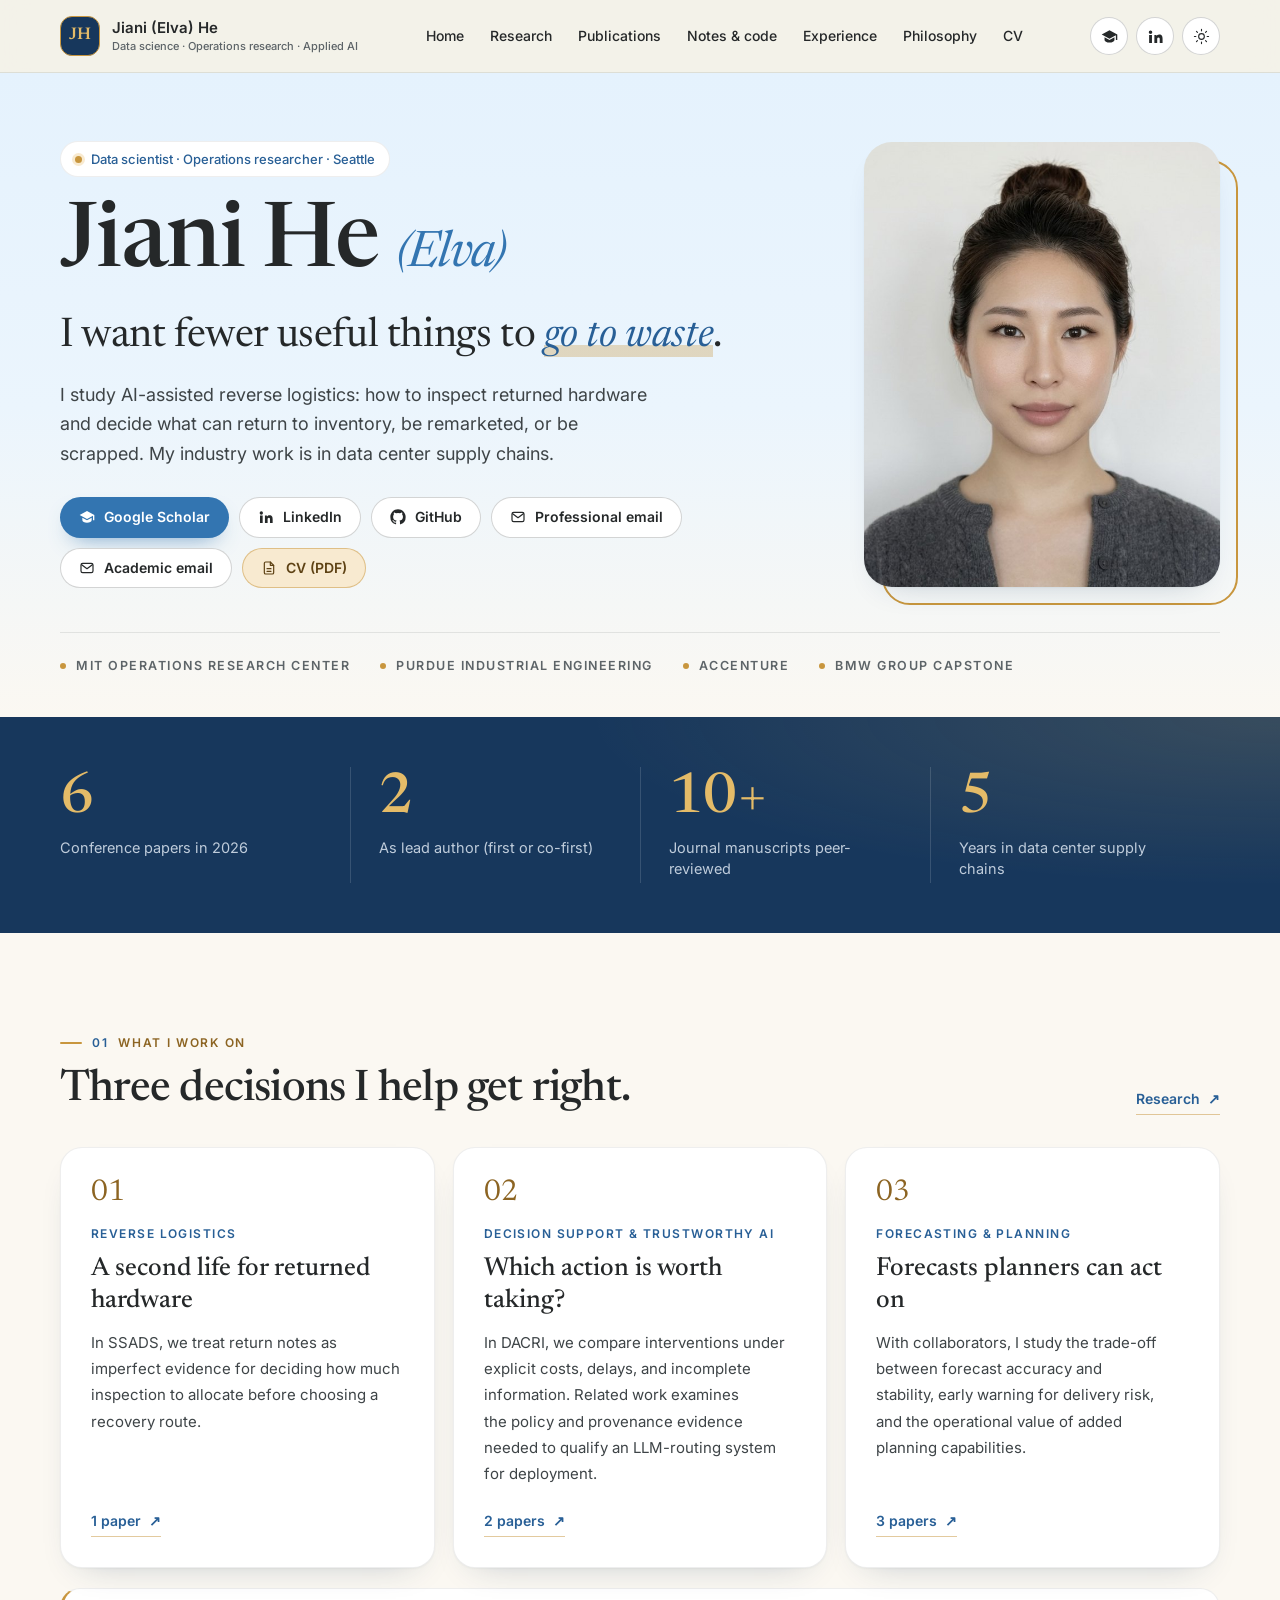
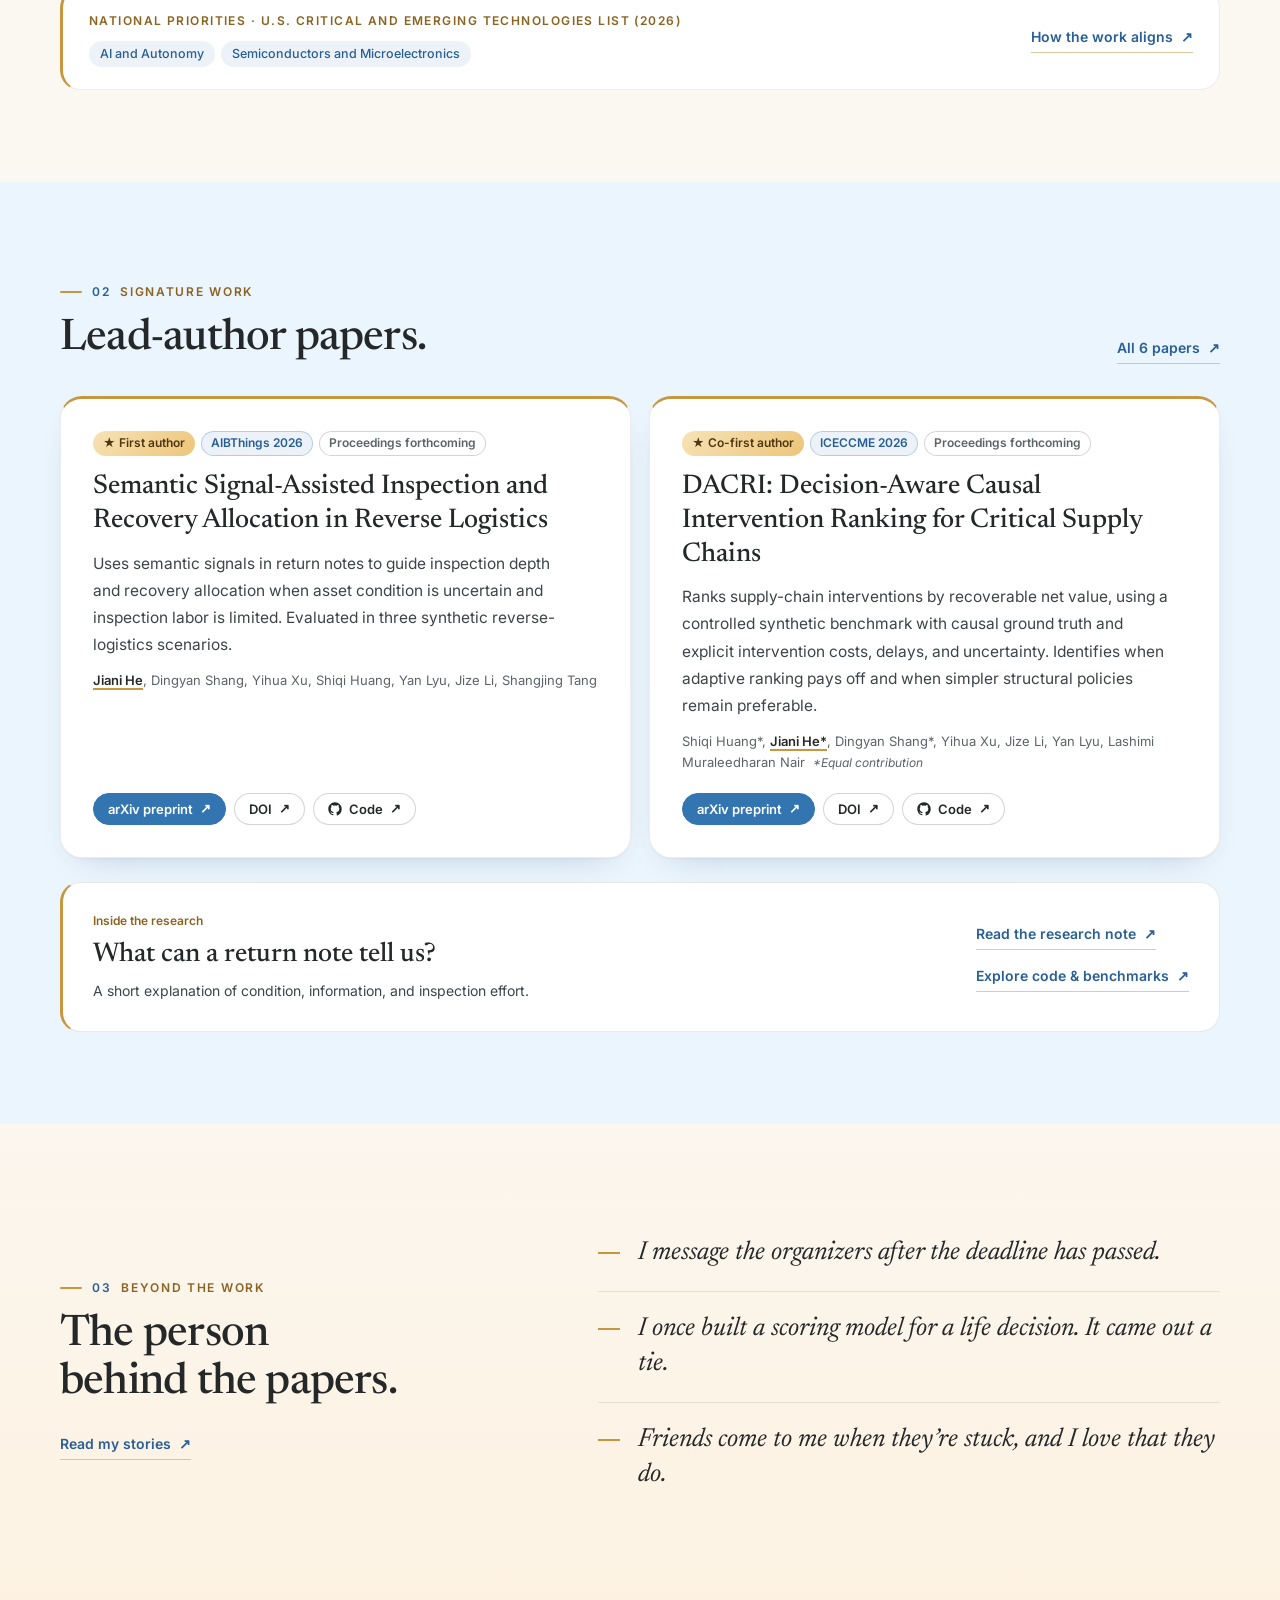
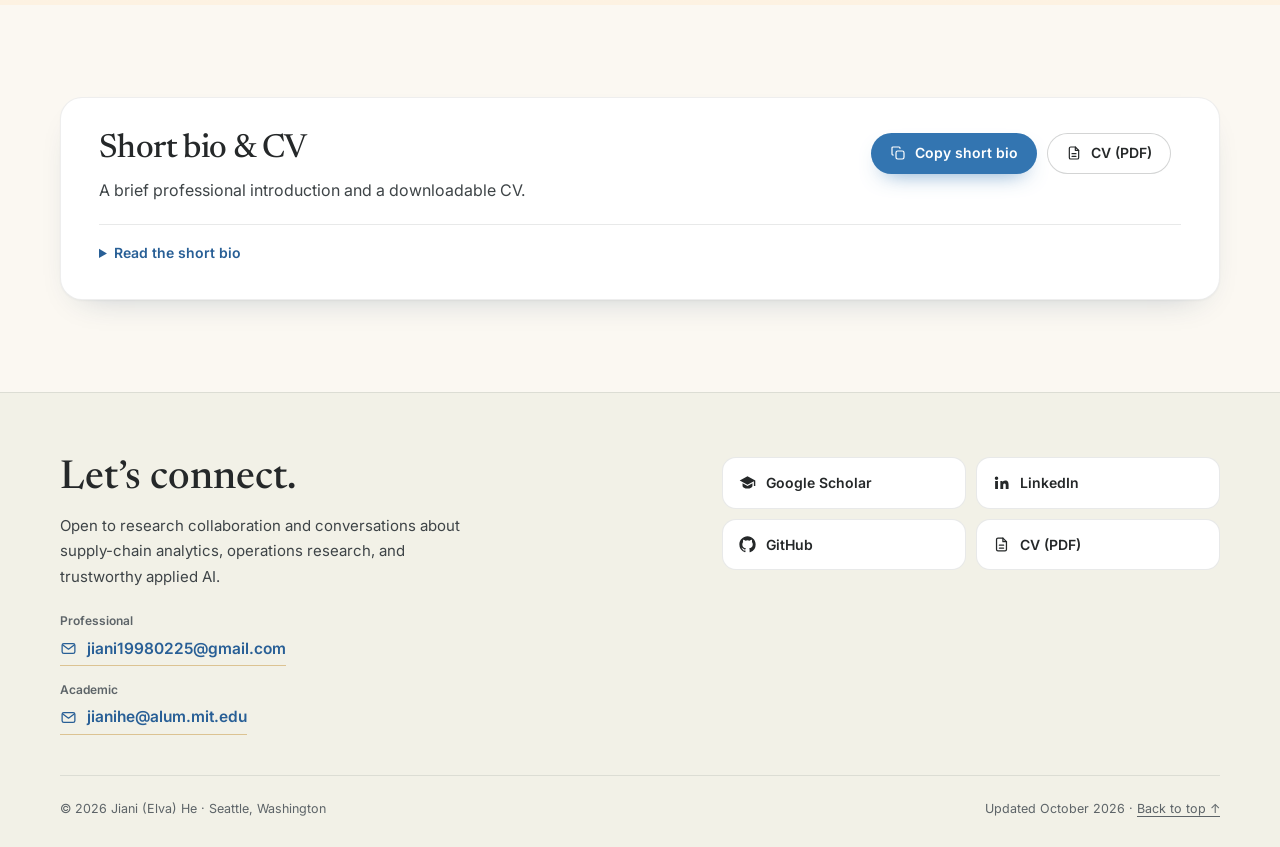
<file: index.html>
<!doctype html>
<html lang="en" class="no-js"><head><meta charset="utf-8"><meta name="viewport" content="width=device-width,initial-scale=1"><title>Jiani (Elva) He — Data Science, Research &amp; Applied AI</title><meta name="description" content="Jiani (Elva) He researches AI-assisted reverse logistics and resource recovery, with industry experience in data center supply chains. Explore research, publications, and the ideas behind the work."><meta name="author" content="Jiani (Elva) He"><meta name="theme-color" content="#EBF5FD"><link rel="canonical" href="https://jiani19980225.github.io/"><meta property="og:type" content="profile"><meta property="og:site_name" content="Jiani (Elva) He"><meta property="og:title" content="Jiani (Elva) He — Data Science, Research &amp; Applied AI"><meta property="og:description" content="Jiani (Elva) He researches AI-assisted reverse logistics and resource recovery, with industry experience in data center supply chains. Explore research, publications, and the ideas behind the work."><meta property="og:url" content="https://jiani19980225.github.io/"><meta property="og:image" content="https://jiani19980225.github.io/assets/og-image.png"><meta property="og:image:width" content="1200"><meta property="og:image:height" content="630"><meta name="twitter:card" content="summary_large_image"><link rel="icon" href="assets/favicon.svg" type="image/svg+xml"><link rel="apple-touch-icon" href="assets/apple-touch-icon.png"><script>document.documentElement.classList.remove('no-js');try{const t=localStorage.getItem('jiani-theme');if(t==='dark'||t==='light')document.documentElement.dataset.theme=t;}catch(_){}</script><link rel="preconnect" href="https://fonts.googleapis.com"><link rel="preconnect" href="https://fonts.gstatic.com" crossorigin><link rel="stylesheet" href="https://fonts.googleapis.com/css2?family=Inter:wght@400;500;600;700&amp;family=Newsreader:ital,opsz,wght@0,6..72,400;0,6..72,500;0,6..72,600;1,6..72,400;1,6..72,500&amp;display=swap"><link rel="stylesheet" href="assets/styles.css"><script src="assets/site.js" defer></script><script type="application/ld+json">{"@context": "https://schema.org", "@type": "Person", "name": "Jiani (Elva) He", "url": "https://jiani19980225.github.io/", "email": ["mailto:jiani19980225@gmail.com", "mailto:jianihe@alum.mit.edu"], "jobTitle": "Data Science Consultant", "worksFor": {"@type": "Organization", "name": "Accenture"}, "address": {"@type": "PostalAddress", "addressLocality": "Seattle", "addressRegion": "WA"}, "sameAs": ["https://scholar.google.com/citations?user=QoV_NDIAAAAJ&hl=en", "https://www.linkedin.com/in/jianihe", "https://github.com/jiani19980225"], "image": "https://jiani19980225.github.io/assets/headshot.jpg", "knowsAbout": ["Demand forecasting", "Operations research", "Causal decision support", "Reverse logistics", "Supply-chain analytics", "Applied AI"], "alumniOf": [{"@type": "CollegeOrUniversity", "name": "Massachusetts Institute of Technology"}, {"@type": "CollegeOrUniversity", "name": "Purdue University"}]}</script></head><body><a class="skip" href="#main-content">Skip to main content</a>
<header class="site-header"><div class="wrap header-inner">
<a class="wordmark" href="index.html" aria-label="Jiani (Elva) He — home"><span class="monogram" aria-hidden="true">JH</span><span class="brand-name">Jiani (Elva) He<span class="brand-sub">Data science · Operations research · Applied AI</span></span></a>
<nav class="primary-nav" id="primary-navigation" aria-label="Primary"><a href="index.html">Home</a><a href="research.html">Research</a><a href="publications.html">Publications</a><a href="notes.html">Notes &amp; code</a><a href="experience.html">Experience</a><a href="philosophy.html">Philosophy</a><a href="cv.html">CV</a></nav>
<div class="header-tools"><a href="https://scholar.google.com/citations?user=QoV_NDIAAAAJ&amp;hl=en" class="icon-btn" target="_blank" rel="noopener noreferrer"><svg viewBox="0 0 24 24" fill="currentColor" aria-hidden="true"><path d="M12 3 1 9l11 6 9-4.91V17h2V9L12 3Z"/><path d="M5 13.18v3.6C5 18.6 8.13 20.5 12 20.5s7-1.9 7-3.72v-3.6L12 17l-7-3.82Z"/></svg><span class="sr-only">Google Scholar</span><span class="sr-only"> (opens in a new tab)</span></a><a href="https://www.linkedin.com/in/jianihe" class="icon-btn" target="_blank" rel="noopener noreferrer"><svg viewBox="0 0 24 24" fill="currentColor" aria-hidden="true"><path d="M4.98 3.5a2.5 2.5 0 1 1 0 5 2.5 2.5 0 0 1 0-5ZM3 9.75h4V21H3V9.75Zm6.5 0h3.83v1.54h.06c.53-1 1.84-2.06 3.79-2.06 4.05 0 4.8 2.67 4.8 6.13V21h-4v-4.98c0-1.19-.02-2.72-1.66-2.72-1.66 0-1.92 1.3-1.92 2.63V21h-4V9.75Z"/></svg><span class="sr-only">LinkedIn</span><span class="sr-only"> (opens in a new tab)</span></a><button class="icon-btn theme-toggle" aria-label="Switch to dark theme" aria-pressed="false"><svg viewBox="0 0 24 24" fill="none" stroke="currentColor" stroke-width="1.6" stroke-linecap="round" aria-hidden="true"><circle cx="12" cy="12" r="4"/><path d="M12 2v2m0 16v2M2 12h2m16 0h2M4.9 4.9l1.4 1.4m11.4 11.4 1.4 1.4m0-14.2-1.4 1.4M6.3 17.7l-1.4 1.4"/></svg></button><button class="icon-btn menu-toggle" aria-expanded="false" aria-controls="primary-navigation" aria-label="Open menu"><span class="bars" aria-hidden="true"></span></button></div>
</div></header><main id="main-content" tabindex="-1"><section class="band band-hero" aria-labelledby="home-title"><div class="wrap hero"><div class="hero-copy"><p class="kicker"><span class="dot" aria-hidden="true"></span>Data scientist · Operations researcher · Seattle</p><h1 id="home-title">Jiani He <span class="alt">(Elva)</span></h1><p class="hero-mission">I want fewer useful things to <em>go to waste</em>.</p><p class="hero-sub">I study AI-assisted reverse logistics: how to inspect returned hardware and decide what can return to inventory, be remarketed, or be scrapped. My industry work is in data center supply chains.</p><div class="profile-links"><a href="https://scholar.google.com/citations?user=QoV_NDIAAAAJ&amp;hl=en" class="btn btn-primary" target="_blank" rel="noopener noreferrer"><svg viewBox="0 0 24 24" fill="currentColor" aria-hidden="true"><path d="M12 3 1 9l11 6 9-4.91V17h2V9L12 3Z"/><path d="M5 13.18v3.6C5 18.6 8.13 20.5 12 20.5s7-1.9 7-3.72v-3.6L12 17l-7-3.82Z"/></svg>Google Scholar<span class="sr-only"> (opens in a new tab)</span></a><a href="https://www.linkedin.com/in/jianihe" class="btn btn-soft" target="_blank" rel="noopener noreferrer"><svg viewBox="0 0 24 24" fill="currentColor" aria-hidden="true"><path d="M4.98 3.5a2.5 2.5 0 1 1 0 5 2.5 2.5 0 0 1 0-5ZM3 9.75h4V21H3V9.75Zm6.5 0h3.83v1.54h.06c.53-1 1.84-2.06 3.79-2.06 4.05 0 4.8 2.67 4.8 6.13V21h-4v-4.98c0-1.19-.02-2.72-1.66-2.72-1.66 0-1.92 1.3-1.92 2.63V21h-4V9.75Z"/></svg>LinkedIn<span class="sr-only"> (opens in a new tab)</span></a><a href="https://github.com/jiani19980225" class="btn btn-soft" target="_blank" rel="noopener noreferrer"><svg viewBox="0 0 24 24" fill="currentColor" aria-hidden="true"><path d="M12 .5C5.65.5.5 5.65.5 12a11.5 11.5 0 0 0 7.86 10.92c.58.1.79-.25.79-.56v-2c-3.2.7-3.87-1.37-3.87-1.37-.53-1.33-1.28-1.69-1.28-1.69-1.05-.72.08-.7.08-.7 1.16.08 1.77 1.19 1.77 1.19 1.03 1.77 2.7 1.26 3.36.96.1-.75.4-1.26.73-1.55-2.55-.29-5.24-1.28-5.24-5.68 0-1.26.45-2.28 1.19-3.09-.12-.29-.52-1.46.11-3.05 0 0 .97-.31 3.17 1.18a11 11 0 0 1 5.77 0c2.2-1.49 3.17-1.18 3.17-1.18.63 1.59.23 2.76.11 3.05.74.81 1.19 1.83 1.19 3.09 0 4.41-2.69 5.39-5.25 5.67.41.36.78 1.06.78 2.14v3.17c0 .31.21.67.8.56A11.5 11.5 0 0 0 23.5 12C23.5 5.65 18.35.5 12 .5Z"/></svg>GitHub<span class="sr-only"> (opens in a new tab)</span></a><a class="btn btn-soft" href="mailto:jiani19980225@gmail.com"><svg viewBox="0 0 24 24" fill="none" stroke="currentColor" stroke-width="1.8" stroke-linecap="round" stroke-linejoin="round" aria-hidden="true"><rect x="3" y="5" width="18" height="14" rx="2.5"/><path d="m4 7 8 6 8-6"/></svg>Professional email</a><a class="btn btn-soft" href="mailto:jianihe@alum.mit.edu"><svg viewBox="0 0 24 24" fill="none" stroke="currentColor" stroke-width="1.8" stroke-linecap="round" stroke-linejoin="round" aria-hidden="true"><rect x="3" y="5" width="18" height="14" rx="2.5"/><path d="m4 7 8 6 8-6"/></svg>Academic email</a><a class="btn btn-gold" href="assets/Jiani_He_CV.pdf" download><svg viewBox="0 0 24 24" fill="none" stroke="currentColor" stroke-width="1.8" stroke-linecap="round" stroke-linejoin="round" aria-hidden="true"><path d="M14 3H7a2 2 0 0 0-2 2v14a2 2 0 0 0 2 2h10a2 2 0 0 0 2-2V8l-5-5Z"/><path d="M14 3v5h5M9 13h6M9 17h6"/></svg>CV (PDF)</a></div></div><figure class="portrait"><img src="assets/headshot.jpg" width="640" height="800" alt="Portrait of Jiani (Elva) He"></figure></div><div class="wrap"><ul class="credentials" aria-label="Education and experience"><li>MIT Operations Research Center</li><li>Purdue Industrial Engineering</li><li>Accenture</li><li>BMW Group capstone</li></ul></div></section>
<section class="band band-navy band-stats" aria-label="Achievements at a glance"><div class="wrap stats"><div class="stat"><span class="stat-value">6</span><span class="stat-label">Conference papers in 2026</span></div><div class="stat"><span class="stat-value">2</span><span class="stat-label">As lead author (first or co-first)</span></div><div class="stat"><span class="stat-value">10+</span><span class="stat-label">Journal manuscripts peer-reviewed</span></div><div class="stat"><span class="stat-value">5</span><span class="stat-label">Years in data center supply chains</span></div></div></section>
<section class="band" aria-labelledby="work-title"><div class="wrap"><div class="section-head"><div><p class="eyebrow"><span class=num>01</span>What I work on</p><h2 id="work-title">Three decisions I help get right.</h2></div><a class="link-arrow" href="research.html">Research <span class="arrow" aria-hidden="true">↗</span></a></div><div class="directions"><article class="card direction"><span class="direction-num">01</span><p class="direction-label">Reverse logistics</p><h3>A second life for returned hardware</h3><p>In SSADS, we treat return notes as imperfect evidence for deciding how much inspection to allocate before choosing a recovery route.</p><a class="link-arrow" href="research.html#recover">1 paper <span class="arrow" aria-hidden="true">↗</span></a></article><article class="card direction"><span class="direction-num">02</span><p class="direction-label">Decision support &amp; trustworthy AI</p><h3>Which action is worth taking?</h3><p>In DACRI, we compare interventions under explicit costs, delays, and incomplete information. Related work examines the policy and provenance evidence needed to qualify an LLM-routing system for deployment.</p><a class="link-arrow" href="research.html#decide">2 papers <span class="arrow" aria-hidden="true">↗</span></a></article><article class="card direction"><span class="direction-num">03</span><p class="direction-label">Forecasting &amp; planning</p><h3>Forecasts planners can act on</h3><p>With collaborators, I study the trade-off between forecast accuracy and stability, early warning for delivery risk, and the operational value of added planning capabilities.</p><a class="link-arrow" href="research.html#forecast">3 papers <span class="arrow" aria-hidden="true">↗</span></a></article></div><div class="cet-strip"><div><p class="cet-strip-label">National priorities · U.S. Critical and Emerging Technologies List (2026)</p><div class="chips"><span class="chip">AI and Autonomy</span><span class="chip">Semiconductors and Microelectronics</span></div></div><a class="link-arrow" href="research.html#cet">How the work aligns <span class="arrow" aria-hidden="true">↗</span></a></div></div></section>
<section class="band band-sky" aria-labelledby="signature-title"><div class="wrap"><div class="section-head"><div><p class="eyebrow"><span class=num>02</span>Signature work</p><h2 id="signature-title">Lead-author papers.</h2></div><a class="link-arrow" href="publications.html">All 6 papers <span class="arrow" aria-hidden="true">↗</span></a></div><div class="signatures"><article class="card signature"><div class="badges"><span class="badge badge-first">★ First author</span><span class="badge badge-accepted">AIBThings 2026</span><span class="badge badge-note">Proceedings forthcoming</span></div><h3><a href="publications.html#ssads">Semantic Signal-Assisted Inspection and Recovery Allocation in Reverse Logistics</a></h3><p class="signature-text">Uses semantic signals in return notes to guide inspection depth and recovery allocation when asset condition is uncertain and inspection labor is limited. Evaluated in three synthetic reverse-logistics scenarios.</p><p class="authors"><strong class="me">Jiani He</strong>, Dingyan Shang, Yihua Xu, Shiqi Huang, Yan Lyu, Jize Li, Shangjing Tang</p><div class="pub-links"><a href="https://arxiv.org/abs/2609.02116" class="primary" target="_blank" rel="noopener noreferrer">arXiv preprint <span class="arrow" aria-hidden="true">↗</span><span class="sr-only"> (opens in a new tab)</span></a><a href="https://doi.org/10.48550/arXiv.2609.02116" class="" target="_blank" rel="noopener noreferrer">DOI <span class="arrow" aria-hidden="true">↗</span><span class="sr-only"> (opens in a new tab)</span></a><a href="https://github.com/jiani19980225/ssads-reverse-logistics" class="" target="_blank" rel="noopener noreferrer"><svg viewBox="0 0 24 24" fill="currentColor" aria-hidden="true"><path d="M12 .5C5.65.5.5 5.65.5 12a11.5 11.5 0 0 0 7.86 10.92c.58.1.79-.25.79-.56v-2c-3.2.7-3.87-1.37-3.87-1.37-.53-1.33-1.28-1.69-1.28-1.69-1.05-.72.08-.7.08-.7 1.16.08 1.77 1.19 1.77 1.19 1.03 1.77 2.7 1.26 3.36.96.1-.75.4-1.26.73-1.55-2.55-.29-5.24-1.28-5.24-5.68 0-1.26.45-2.28 1.19-3.09-.12-.29-.52-1.46.11-3.05 0 0 .97-.31 3.17 1.18a11 11 0 0 1 5.77 0c2.2-1.49 3.17-1.18 3.17-1.18.63 1.59.23 2.76.11 3.05.74.81 1.19 1.83 1.19 3.09 0 4.41-2.69 5.39-5.25 5.67.41.36.78 1.06.78 2.14v3.17c0 .31.21.67.8.56A11.5 11.5 0 0 0 23.5 12C23.5 5.65 18.35.5 12 .5Z"/></svg>Code <span class="arrow" aria-hidden="true">↗</span><span class="sr-only"> (opens in a new tab)</span></a></div></article><article class="card signature"><div class="badges"><span class="badge badge-first">★ Co-first author</span><span class="badge badge-accepted">ICECCME 2026</span><span class="badge badge-note">Proceedings forthcoming</span></div><h3><a href="publications.html#dacri">DACRI: Decision-Aware Causal Intervention Ranking for Critical Supply Chains</a></h3><p class="signature-text">Ranks supply-chain interventions by recoverable net value, using a controlled synthetic benchmark with causal ground truth and explicit intervention costs, delays, and uncertainty. Identifies when adaptive ranking pays off and when simpler structural policies remain preferable.</p><p class="authors">Shiqi Huang*, <strong class="me">Jiani He*</strong>, Dingyan Shang*, Yihua Xu, Jize Li, Yan Lyu, Lashimi Muraleedharan Nair <span class="equal-note">*Equal contribution</span></p><div class="pub-links"><a href="https://arxiv.org/abs/2608.11154" class="primary" target="_blank" rel="noopener noreferrer">arXiv preprint <span class="arrow" aria-hidden="true">↗</span><span class="sr-only"> (opens in a new tab)</span></a><a href="https://doi.org/10.48550/arXiv.2608.11154" class="" target="_blank" rel="noopener noreferrer">DOI <span class="arrow" aria-hidden="true">↗</span><span class="sr-only"> (opens in a new tab)</span></a><a href="https://github.com/jiani19980225/dacri-criticalscm-bench" class="" target="_blank" rel="noopener noreferrer"><svg viewBox="0 0 24 24" fill="currentColor" aria-hidden="true"><path d="M12 .5C5.65.5.5 5.65.5 12a11.5 11.5 0 0 0 7.86 10.92c.58.1.79-.25.79-.56v-2c-3.2.7-3.87-1.37-3.87-1.37-.53-1.33-1.28-1.69-1.28-1.69-1.05-.72.08-.7.08-.7 1.16.08 1.77 1.19 1.77 1.19 1.03 1.77 2.7 1.26 3.36.96.1-.75.4-1.26.73-1.55-2.55-.29-5.24-1.28-5.24-5.68 0-1.26.45-2.28 1.19-3.09-.12-.29-.52-1.46.11-3.05 0 0 .97-.31 3.17 1.18a11 11 0 0 1 5.77 0c2.2-1.49 3.17-1.18 3.17-1.18.63 1.59.23 2.76.11 3.05.74.81 1.19 1.83 1.19 3.09 0 4.41-2.69 5.39-5.25 5.67.41.36.78 1.06.78 2.14v3.17c0 .31.21.67.8.56A11.5 11.5 0 0 0 23.5 12C23.5 5.65 18.35.5 12 .5Z"/></svg>Code <span class="arrow" aria-hidden="true">↗</span><span class="sr-only"> (opens in a new tab)</span></a></div></article></div><aside class="reading-strip" aria-label="Read and reproduce the research"><div><p class="reading-label">Inside the research</p><h3>What can a return note tell us?</h3><p>A short explanation of condition, information, and inspection effort.</p></div><div class="reading-links"><a class="link-arrow" href="return-notes.html">Read the research note <span class="arrow" aria-hidden="true">↗</span></a><a class="link-arrow" href="notes.html#code">Explore code &amp; benchmarks <span class="arrow" aria-hidden="true">↗</span></a></div></aside></div></section>
<section class="band band-champagne" aria-labelledby="beyond-title"><div class="wrap beyond"><div><p class="eyebrow"><span class=num>03</span>Beyond the work</p><h2 id="beyond-title">The person behind the papers.</h2><a class="link-arrow" href="philosophy.html">Read my stories <span class="arrow" aria-hidden="true">↗</span></a></div><ul class="beyond-list"><li>I message the organizers after the deadline has passed.</li><li>I once built a scoring model for a life decision. It came out a tie.</li><li>Friends come to me when they’re stuck, and I love that they do.</li></ul></div></section>
<section class="band" aria-labelledby="kit-title"><div class="wrap"><div class="card kit"><div class="kit-copy"><h2 id="kit-title">Short bio &amp; CV</h2><p>A brief professional introduction and a downloadable CV.</p></div><div class="kit-actions"><button class="btn btn-primary copy-bio" data-copy="#bio-text"><svg viewBox="0 0 24 24" fill="none" stroke="currentColor" stroke-width="1.8" stroke-linecap="round" stroke-linejoin="round" aria-hidden="true"><rect x="9" y="9" width="12" height="12" rx="2.5"/><path d="M5 15H4.5A1.5 1.5 0 0 1 3 13.5v-9A1.5 1.5 0 0 1 4.5 3h9A1.5 1.5 0 0 1 15 4.5V5"/></svg>Copy short bio</button><a class="btn btn-soft" href="assets/Jiani_He_CV.pdf" download><svg viewBox="0 0 24 24" fill="none" stroke="currentColor" stroke-width="1.8" stroke-linecap="round" stroke-linejoin="round" aria-hidden="true"><path d="M14 3H7a2 2 0 0 0-2 2v14a2 2 0 0 0 2 2h10a2 2 0 0 0 2-2V8l-5-5Z"/><path d="M14 3v5h5M9 13h6M9 17h6"/></svg>CV (PDF)</a><p class="copy-status bio-status" role="status"></p></div><details class="kit-bio"><summary>Read the short bio</summary><p id="bio-text">Jiani (Elva) He is a data scientist and independent researcher focused on AI-assisted reverse logistics: using information about returned assets to support inspection, recovery, and disposition decisions. A Data Science Consultant at Accenture, Jiani works on planning analytics for a technology client’s data center supply chains. Jiani proposed the core research idea and methodological framework for SSADS, a first-author paper at AIBThings 2026, and is a co-first author of DACRI at ICECCME 2026. Jiani’s six 2026 conference papers also span forecasting, planning value, early warning, and AI assurance. The conferences have concluded; proceedings are forthcoming. Jiani holds an MS in Business Analytics from MIT and a BS in Industrial Engineering from Purdue.</p></details></div></div></section></main><footer class="site-footer" id="contact"><div class="wrap"><div class="footer-card"><div><p class="footer-title">Let’s connect.</p><p class="footer-description">Open to research collaboration and conversations about supply-chain analytics, operations research, and trustworthy applied AI.</p><dl class="footer-contacts"><div><dt>Professional</dt><dd><a class="footer-email" href="mailto:jiani19980225@gmail.com"><svg viewBox="0 0 24 24" fill="none" stroke="currentColor" stroke-width="1.8" stroke-linecap="round" stroke-linejoin="round" aria-hidden="true"><rect x="3" y="5" width="18" height="14" rx="2.5"/><path d="m4 7 8 6 8-6"/></svg>jiani19980225@gmail.com</a></dd></div><div><dt>Academic</dt><dd><a class="footer-email" href="mailto:jianihe@alum.mit.edu"><svg viewBox="0 0 24 24" fill="none" stroke="currentColor" stroke-width="1.8" stroke-linecap="round" stroke-linejoin="round" aria-hidden="true"><rect x="3" y="5" width="18" height="14" rx="2.5"/><path d="m4 7 8 6 8-6"/></svg>jianihe@alum.mit.edu</a></dd></div></dl></div><nav class="footer-links" aria-label="Profiles"><a href="https://scholar.google.com/citations?user=QoV_NDIAAAAJ&amp;hl=en" class="" target="_blank" rel="noopener noreferrer"><svg viewBox="0 0 24 24" fill="currentColor" aria-hidden="true"><path d="M12 3 1 9l11 6 9-4.91V17h2V9L12 3Z"/><path d="M5 13.18v3.6C5 18.6 8.13 20.5 12 20.5s7-1.9 7-3.72v-3.6L12 17l-7-3.82Z"/></svg>Google Scholar<span class="sr-only"> (opens in a new tab)</span></a><a href="https://www.linkedin.com/in/jianihe" class="" target="_blank" rel="noopener noreferrer"><svg viewBox="0 0 24 24" fill="currentColor" aria-hidden="true"><path d="M4.98 3.5a2.5 2.5 0 1 1 0 5 2.5 2.5 0 0 1 0-5ZM3 9.75h4V21H3V9.75Zm6.5 0h3.83v1.54h.06c.53-1 1.84-2.06 3.79-2.06 4.05 0 4.8 2.67 4.8 6.13V21h-4v-4.98c0-1.19-.02-2.72-1.66-2.72-1.66 0-1.92 1.3-1.92 2.63V21h-4V9.75Z"/></svg>LinkedIn<span class="sr-only"> (opens in a new tab)</span></a><a href="https://github.com/jiani19980225" class="" target="_blank" rel="noopener noreferrer"><svg viewBox="0 0 24 24" fill="currentColor" aria-hidden="true"><path d="M12 .5C5.65.5.5 5.65.5 12a11.5 11.5 0 0 0 7.86 10.92c.58.1.79-.25.79-.56v-2c-3.2.7-3.87-1.37-3.87-1.37-.53-1.33-1.28-1.69-1.28-1.69-1.05-.72.08-.7.08-.7 1.16.08 1.77 1.19 1.77 1.19 1.03 1.77 2.7 1.26 3.36.96.1-.75.4-1.26.73-1.55-2.55-.29-5.24-1.28-5.24-5.68 0-1.26.45-2.28 1.19-3.09-.12-.29-.52-1.46.11-3.05 0 0 .97-.31 3.17 1.18a11 11 0 0 1 5.77 0c2.2-1.49 3.17-1.18 3.17-1.18.63 1.59.23 2.76.11 3.05.74.81 1.19 1.83 1.19 3.09 0 4.41-2.69 5.39-5.25 5.67.41.36.78 1.06.78 2.14v3.17c0 .31.21.67.8.56A11.5 11.5 0 0 0 23.5 12C23.5 5.65 18.35.5 12 .5Z"/></svg>GitHub<span class="sr-only"> (opens in a new tab)</span></a><a href="assets/Jiani_He_CV.pdf" download><svg viewBox="0 0 24 24" fill="none" stroke="currentColor" stroke-width="1.8" stroke-linecap="round" stroke-linejoin="round" aria-hidden="true"><path d="M14 3H7a2 2 0 0 0-2 2v14a2 2 0 0 0 2 2h10a2 2 0 0 0 2-2V8l-5-5Z"/><path d="M14 3v5h5M9 13h6M9 17h6"/></svg>CV (PDF)</a></nav></div><div class="footer-bottom"><span>© 2026 Jiani (Elva) He · Seattle, Washington</span><span>Updated October 2026 · <a href="#main-content">Back to top ↑</a></span></div></div></footer></body></html>
</file>
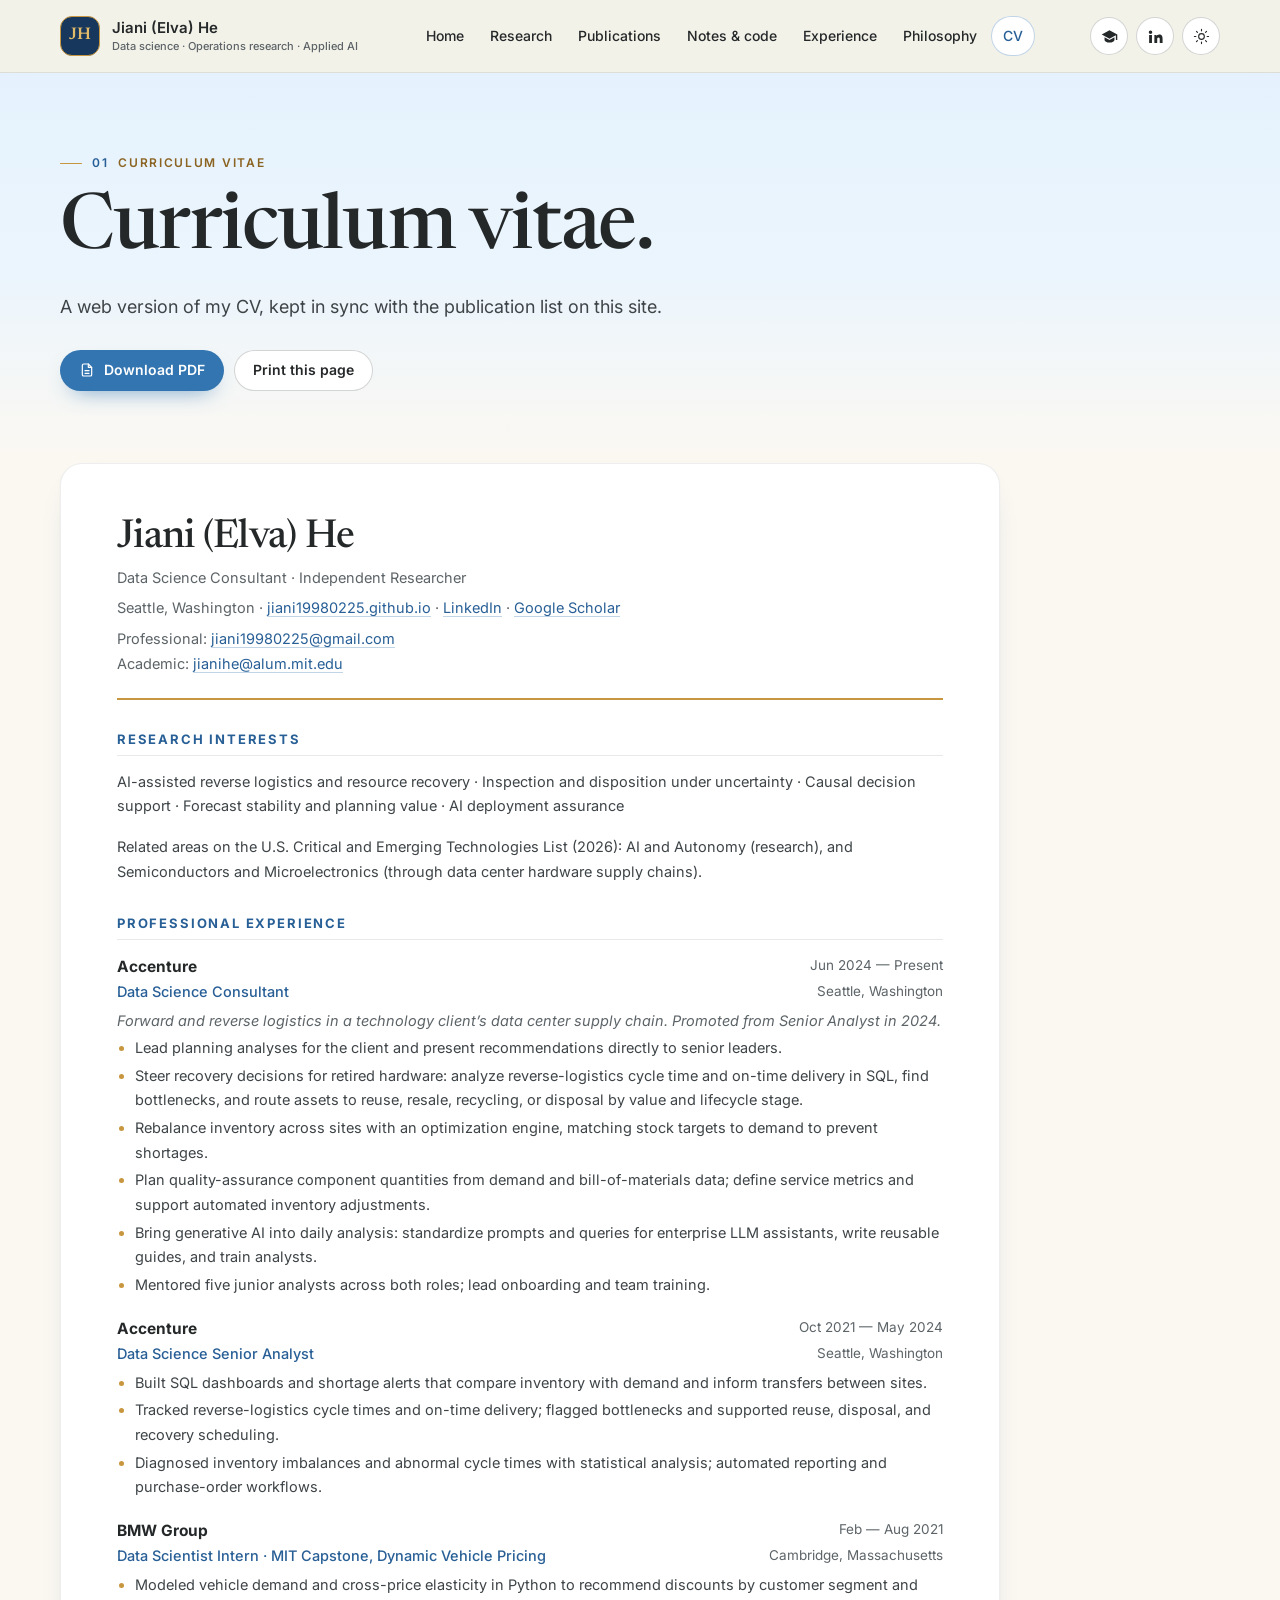
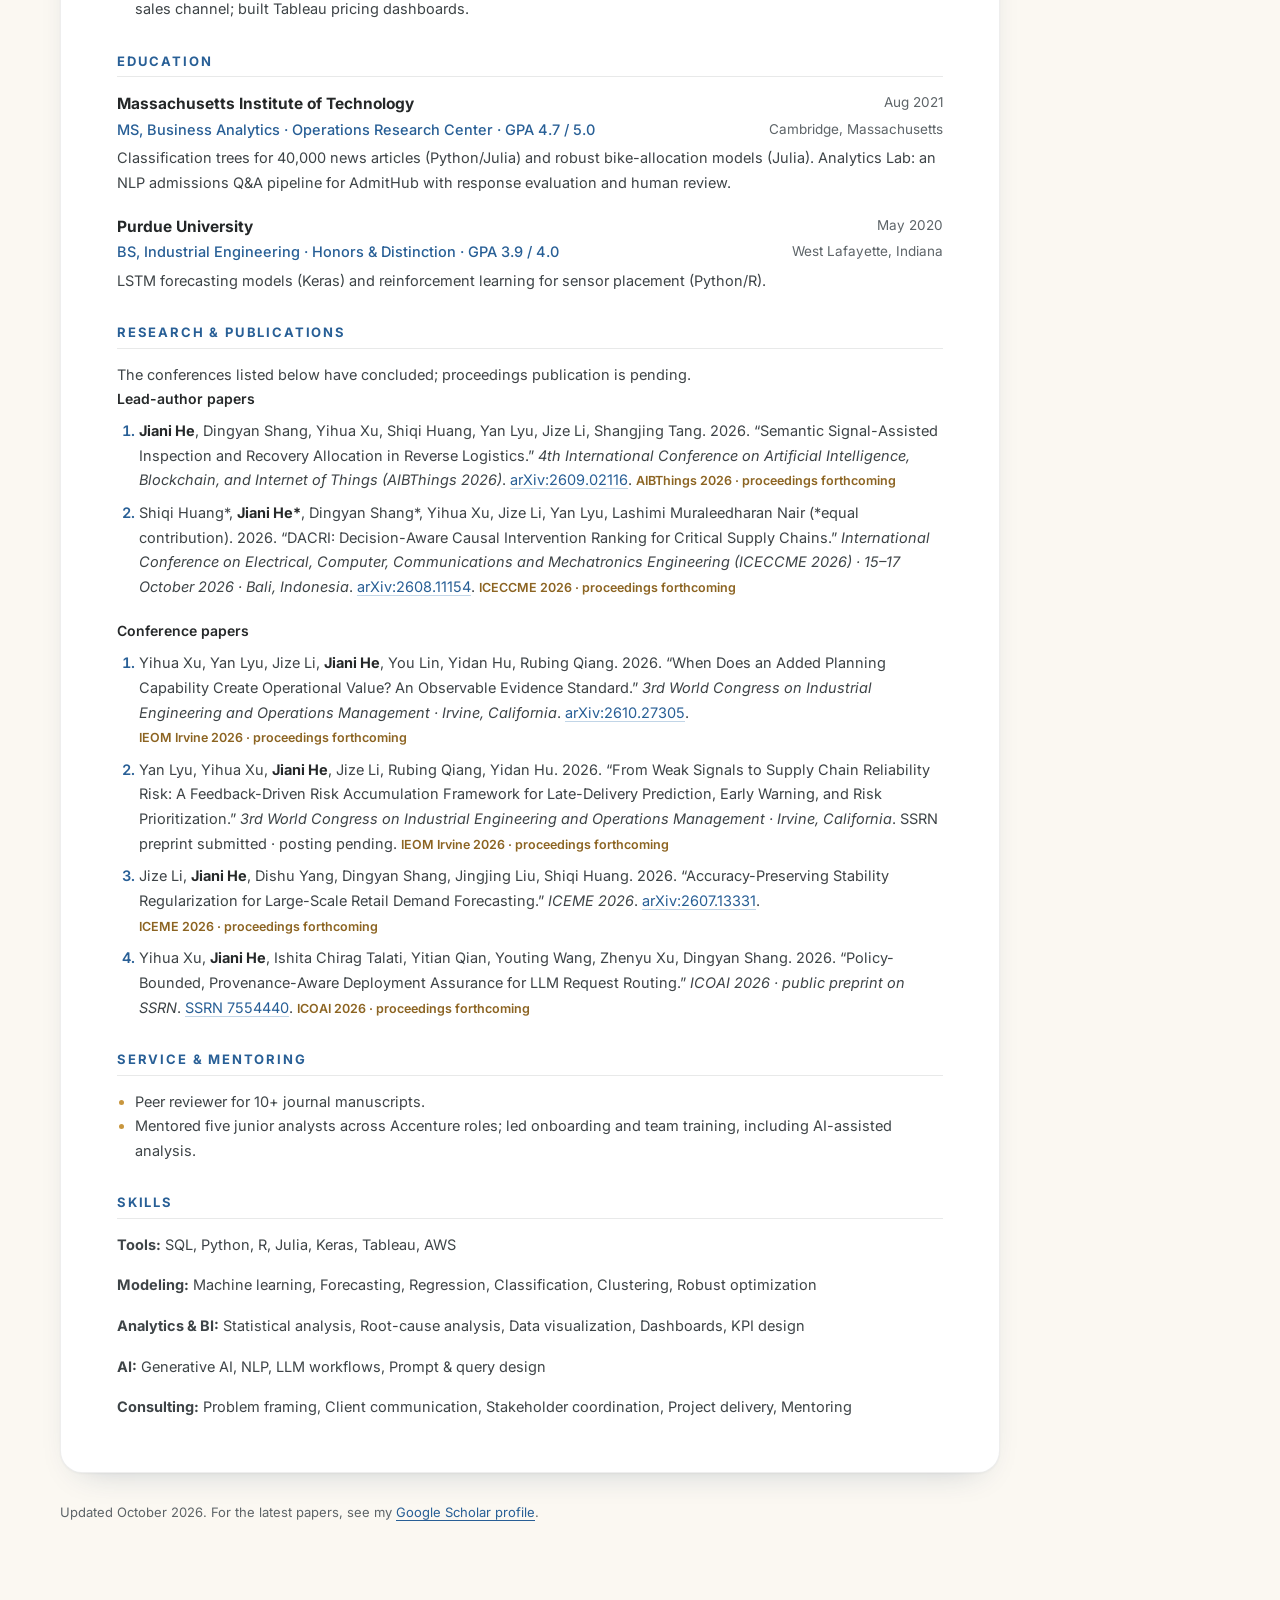
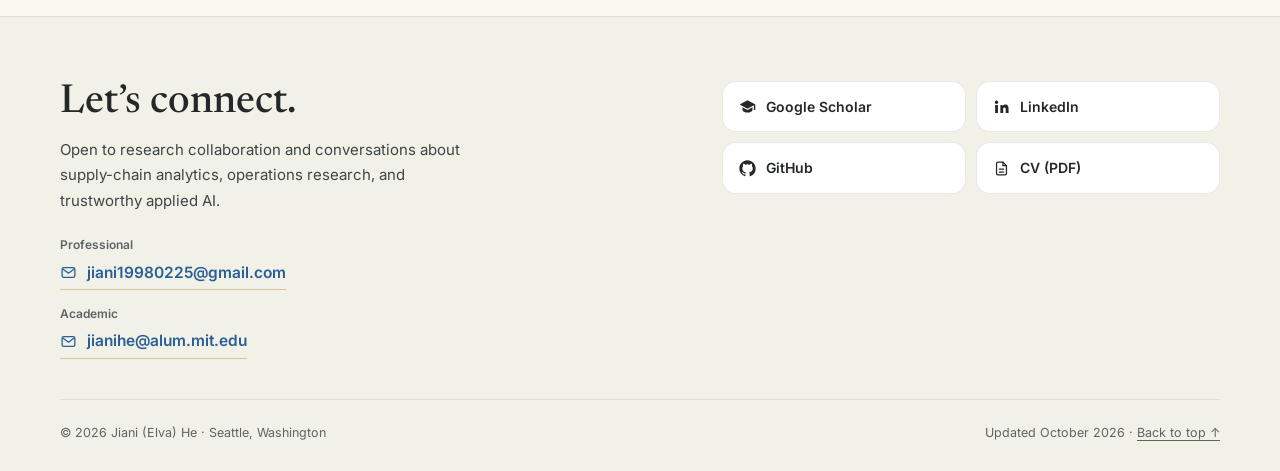
<file: cv.html>
<!doctype html>
<html lang="en" class="no-js"><head><meta charset="utf-8"><meta name="viewport" content="width=device-width,initial-scale=1"><title>Curriculum Vitae | Jiani (Elva) He</title><meta name="description" content="Curriculum vitae of Jiani (Elva) He: professional experience, education, publications, service, and skills. Download the PDF or print this page."><meta name="author" content="Jiani (Elva) He"><meta name="theme-color" content="#EBF5FD"><link rel="canonical" href="https://jiani19980225.github.io/cv.html"><meta property="og:type" content="profile"><meta property="og:site_name" content="Jiani (Elva) He"><meta property="og:title" content="Curriculum Vitae | Jiani (Elva) He"><meta property="og:description" content="Curriculum vitae of Jiani (Elva) He: professional experience, education, publications, service, and skills. Download the PDF or print this page."><meta property="og:url" content="https://jiani19980225.github.io/cv.html"><meta property="og:image" content="https://jiani19980225.github.io/assets/og-image.png"><meta property="og:image:width" content="1200"><meta property="og:image:height" content="630"><meta name="twitter:card" content="summary_large_image"><link rel="icon" href="assets/favicon.svg" type="image/svg+xml"><link rel="apple-touch-icon" href="assets/apple-touch-icon.png"><script>document.documentElement.classList.remove('no-js');try{const t=localStorage.getItem('jiani-theme');if(t==='dark'||t==='light')document.documentElement.dataset.theme=t;}catch(_){}</script><link rel="preconnect" href="https://fonts.googleapis.com"><link rel="preconnect" href="https://fonts.gstatic.com" crossorigin><link rel="stylesheet" href="https://fonts.googleapis.com/css2?family=Inter:wght@400;500;600;700&amp;family=Newsreader:ital,opsz,wght@0,6..72,400;0,6..72,500;0,6..72,600;1,6..72,400;1,6..72,500&amp;display=swap"><link rel="stylesheet" href="assets/styles.css"><script src="assets/site.js" defer></script><script type="application/ld+json">{"@context": "https://schema.org", "@type": "Person", "name": "Jiani (Elva) He", "url": "https://jiani19980225.github.io/", "email": ["mailto:jiani19980225@gmail.com", "mailto:jianihe@alum.mit.edu"], "jobTitle": "Data Science Consultant", "worksFor": {"@type": "Organization", "name": "Accenture"}, "address": {"@type": "PostalAddress", "addressLocality": "Seattle", "addressRegion": "WA"}, "sameAs": ["https://scholar.google.com/citations?user=QoV_NDIAAAAJ&hl=en", "https://www.linkedin.com/in/jianihe", "https://github.com/jiani19980225"], "image": "https://jiani19980225.github.io/assets/headshot.jpg", "knowsAbout": ["Demand forecasting", "Operations research", "Causal decision support", "Reverse logistics", "Supply-chain analytics", "Applied AI"], "alumniOf": [{"@type": "CollegeOrUniversity", "name": "Massachusetts Institute of Technology"}, {"@type": "CollegeOrUniversity", "name": "Purdue University"}]}</script></head><body><a class="skip" href="#main-content">Skip to main content</a>
<header class="site-header"><div class="wrap header-inner">
<a class="wordmark" href="index.html" aria-label="Jiani (Elva) He — home"><span class="monogram" aria-hidden="true">JH</span><span class="brand-name">Jiani (Elva) He<span class="brand-sub">Data science · Operations research · Applied AI</span></span></a>
<nav class="primary-nav" id="primary-navigation" aria-label="Primary"><a href="index.html">Home</a><a href="research.html">Research</a><a href="publications.html">Publications</a><a href="notes.html">Notes &amp; code</a><a href="experience.html">Experience</a><a href="philosophy.html">Philosophy</a><a href="cv.html" aria-current="page">CV</a></nav>
<div class="header-tools"><a href="https://scholar.google.com/citations?user=QoV_NDIAAAAJ&amp;hl=en" class="icon-btn" target="_blank" rel="noopener noreferrer"><svg viewBox="0 0 24 24" fill="currentColor" aria-hidden="true"><path d="M12 3 1 9l11 6 9-4.91V17h2V9L12 3Z"/><path d="M5 13.18v3.6C5 18.6 8.13 20.5 12 20.5s7-1.9 7-3.72v-3.6L12 17l-7-3.82Z"/></svg><span class="sr-only">Google Scholar</span><span class="sr-only"> (opens in a new tab)</span></a><a href="https://www.linkedin.com/in/jianihe" class="icon-btn" target="_blank" rel="noopener noreferrer"><svg viewBox="0 0 24 24" fill="currentColor" aria-hidden="true"><path d="M4.98 3.5a2.5 2.5 0 1 1 0 5 2.5 2.5 0 0 1 0-5ZM3 9.75h4V21H3V9.75Zm6.5 0h3.83v1.54h.06c.53-1 1.84-2.06 3.79-2.06 4.05 0 4.8 2.67 4.8 6.13V21h-4v-4.98c0-1.19-.02-2.72-1.66-2.72-1.66 0-1.92 1.3-1.92 2.63V21h-4V9.75Z"/></svg><span class="sr-only">LinkedIn</span><span class="sr-only"> (opens in a new tab)</span></a><button class="icon-btn theme-toggle" aria-label="Switch to dark theme" aria-pressed="false"><svg viewBox="0 0 24 24" fill="none" stroke="currentColor" stroke-width="1.6" stroke-linecap="round" aria-hidden="true"><circle cx="12" cy="12" r="4"/><path d="M12 2v2m0 16v2M2 12h2m16 0h2M4.9 4.9l1.4 1.4m11.4 11.4 1.4 1.4m0-14.2-1.4 1.4M6.3 17.7l-1.4 1.4"/></svg></button><button class="icon-btn menu-toggle" aria-expanded="false" aria-controls="primary-navigation" aria-label="Open menu"><span class="bars" aria-hidden="true"></span></button></div>
</div></header><main id="main-content" tabindex="-1"><section class="band band-hero cv-hero"><div class="wrap page-hero"><p class="eyebrow"><span class=num>01</span>Curriculum vitae</p><h1>Curriculum vitae.</h1><p class="lead">A web version of my CV, kept in sync with the publication list on this site.</p><div class="hero-buttons"><a class="btn btn-primary" href="assets/Jiani_He_CV.pdf" download><svg viewBox="0 0 24 24" fill="none" stroke="currentColor" stroke-width="1.8" stroke-linecap="round" stroke-linejoin="round" aria-hidden="true"><path d="M14 3H7a2 2 0 0 0-2 2v14a2 2 0 0 0 2 2h10a2 2 0 0 0 2-2V8l-5-5Z"/><path d="M14 3v5h5M9 13h6M9 17h6"/></svg>Download PDF</a><button class="btn btn-soft print-button">Print this page</button></div></div></section>
<section class="band band-flush" aria-label="CV document"><div class="wrap"><article class="card cv-doc"><header class="cv-head"><h2>Jiani (Elva) He</h2><p>Data Science Consultant · Independent Researcher</p><p>Seattle, Washington · <a href="https://jiani19980225.github.io/">jiani19980225.github.io</a> · <a href="https://www.linkedin.com/in/jianihe">LinkedIn</a> · <a href="https://scholar.google.com/citations?user=QoV_NDIAAAAJ&amp;hl=en">Google Scholar</a></p><p>Professional: <a href="mailto:jiani19980225@gmail.com">jiani19980225@gmail.com</a><br>Academic: <a href="mailto:jianihe@alum.mit.edu">jianihe@alum.mit.edu</a></p></header>
<section class="cv-section"><h2>Research interests</h2><p>AI-assisted reverse logistics and resource recovery · Inspection and disposition under uncertainty · Causal decision support · Forecast stability and planning value · AI deployment assurance</p><p>Related areas on the U.S. Critical and Emerging Technologies List (2026): AI and Autonomy (research), and Semiconductors and Microelectronics (through data center hardware supply chains).</p></section>
<section class="cv-section"><h2>Professional experience</h2><div class="cv-entry"><div class="cv-row"><strong>Accenture</strong><span>Jun 2024 — Present</span></div><div class="cv-row cv-meta"><em>Data Science Consultant</em><span>Seattle, Washington</span></div><p class="cv-context">Forward and reverse logistics in a technology client’s data center supply chain. Promoted from Senior Analyst in 2024.</p><ul><li>Lead planning analyses for the client and present recommendations directly to senior leaders.</li><li>Steer recovery decisions for retired hardware: analyze reverse-logistics cycle time and on-time delivery in SQL, find bottlenecks, and route assets to reuse, resale, recycling, or disposal by value and lifecycle stage.</li><li>Rebalance inventory across sites with an optimization engine, matching stock targets to demand to prevent shortages.</li><li>Plan quality-assurance component quantities from demand and bill-of-materials data; define service metrics and support automated inventory adjustments.</li><li>Bring generative AI into daily analysis: standardize prompts and queries for enterprise LLM assistants, write reusable guides, and train analysts.</li><li>Mentored five junior analysts across both roles; lead onboarding and team training.</li></ul></div><div class="cv-entry"><div class="cv-row"><strong>Accenture</strong><span>Oct 2021 — May 2024</span></div><div class="cv-row cv-meta"><em>Data Science Senior Analyst</em><span>Seattle, Washington</span></div><ul><li>Built SQL dashboards and shortage alerts that compare inventory with demand and inform transfers between sites.</li><li>Tracked reverse-logistics cycle times and on-time delivery; flagged bottlenecks and supported reuse, disposal, and recovery scheduling.</li><li>Diagnosed inventory imbalances and abnormal cycle times with statistical analysis; automated reporting and purchase-order workflows.</li></ul></div><div class="cv-entry"><div class="cv-row"><strong>BMW Group</strong><span>Feb — Aug 2021</span></div><div class="cv-row cv-meta"><em>Data Scientist Intern · MIT Capstone, Dynamic Vehicle Pricing</em><span>Cambridge, Massachusetts</span></div><ul><li>Modeled vehicle demand and cross-price elasticity in Python to recommend discounts by customer segment and sales channel; built Tableau pricing dashboards.</li></ul></div></section>
<section class="cv-section"><h2>Education</h2><div class="cv-entry"><div class="cv-row"><strong>Massachusetts Institute of Technology</strong><span>Aug 2021</span></div><div class="cv-row cv-meta"><em>MS, Business Analytics · Operations Research Center · GPA 4.7 / 5.0</em><span>Cambridge, Massachusetts</span></div><p>Classification trees for 40,000 news articles (Python/Julia) and robust bike-allocation models (Julia). Analytics Lab: an NLP admissions Q&amp;A pipeline for AdmitHub with response evaluation and human review.</p></div><div class="cv-entry"><div class="cv-row"><strong>Purdue University</strong><span>May 2020</span></div><div class="cv-row cv-meta"><em>BS, Industrial Engineering · Honors &amp; Distinction · GPA 3.9 / 4.0</em><span>West Lafayette, Indiana</span></div><p>LSTM forecasting models (Keras) and reinforcement learning for sensor placement (Python/R).</p></div></section>
<section class="cv-section"><h2>Research &amp; publications</h2><p>The conferences listed below have concluded; proceedings publication is pending.</p><h3 class="cv-sub">Lead-author papers</h3><ol class="cv-pubs"><li><strong>Jiani He</strong>, Dingyan Shang, Yihua Xu, Shiqi Huang, Yan Lyu, Jize Li, Shangjing Tang. 2026. “Semantic Signal-Assisted Inspection and Recovery Allocation in Reverse Logistics.” <em>4th International Conference on Artificial Intelligence, Blockchain, and Internet of Things (AIBThings 2026)</em>. <a href="https://arxiv.org/abs/2609.02116">arXiv:2609.02116</a>. <span class="cv-status">AIBThings 2026 · proceedings forthcoming</span></li><li>Shiqi Huang*, <strong>Jiani He*</strong>, Dingyan Shang*, Yihua Xu, Jize Li, Yan Lyu, Lashimi Muraleedharan Nair (*equal contribution). 2026. “DACRI: Decision-Aware Causal Intervention Ranking for Critical Supply Chains.” <em>International Conference on Electrical, Computer, Communications and Mechatronics Engineering (ICECCME 2026) · 15–17 October 2026 · Bali, Indonesia</em>. <a href="https://arxiv.org/abs/2608.11154">arXiv:2608.11154</a>. <span class="cv-status">ICECCME 2026 · proceedings forthcoming</span></li></ol><h3 class="cv-sub">Conference papers</h3><ol class="cv-pubs"><li>Yihua Xu, Yan Lyu, Jize Li, <strong>Jiani He</strong>, You Lin, Yidan Hu, Rubing Qiang. 2026. “When Does an Added Planning Capability Create Operational Value? An Observable Evidence Standard.” <em>3rd World Congress on Industrial Engineering and Operations Management · Irvine, California</em>. <a href="https://arxiv.org/abs/2610.27305">arXiv:2610.27305</a>. <span class="cv-status">IEOM Irvine 2026 · proceedings forthcoming</span></li><li>Yan Lyu, Yihua Xu, <strong>Jiani He</strong>, Jize Li, Rubing Qiang, Yidan Hu. 2026. “From Weak Signals to Supply Chain Reliability Risk: A Feedback-Driven Risk Accumulation Framework for Late-Delivery Prediction, Early Warning, and Risk Prioritization.” <em>3rd World Congress on Industrial Engineering and Operations Management · Irvine, California</em>. SSRN preprint submitted · posting pending. <span class="cv-status">IEOM Irvine 2026 · proceedings forthcoming</span></li><li>Jize Li, <strong>Jiani He</strong>, Dishu Yang, Dingyan Shang, Jingjing Liu, Shiqi Huang. 2026. “Accuracy-Preserving Stability Regularization for Large-Scale Retail Demand Forecasting.” <em>ICEME 2026</em>. <a href="https://arxiv.org/abs/2607.13331">arXiv:2607.13331</a>. <span class="cv-status">ICEME 2026 · proceedings forthcoming</span></li><li>Yihua Xu, <strong>Jiani He</strong>, Ishita Chirag Talati, Yitian Qian, Youting Wang, Zhenyu Xu, Dingyan Shang. 2026. “Policy-Bounded, Provenance-Aware Deployment Assurance for LLM Request Routing.” <em>ICOAI 2026 · public preprint on SSRN</em>. <a href="https://papers.ssrn.com/sol3/papers.cfm?abstract_id=7554440">SSRN 7554440</a>. <span class="cv-status">ICOAI 2026 · proceedings forthcoming</span></li></ol></section>
<section class="cv-section"><h2>Service &amp; mentoring</h2><ul><li>Peer reviewer for 10+ journal manuscripts.</li><li>Mentored five junior analysts across Accenture roles; led onboarding and team training, including AI-assisted analysis.</li></ul></section>
<section class="cv-section"><h2>Skills</h2><p><strong>Tools:</strong> SQL, Python, R, Julia, Keras, Tableau, AWS</p><p><strong>Modeling:</strong> Machine learning, Forecasting, Regression, Classification, Clustering, Robust optimization</p><p><strong>Analytics &amp; BI:</strong> Statistical analysis, Root-cause analysis, Data visualization, Dashboards, KPI design</p><p><strong>AI:</strong> Generative AI, NLP, LLM workflows, Prompt &amp; query design</p><p><strong>Consulting:</strong> Problem framing, Client communication, Stakeholder coordination, Project delivery, Mentoring</p></section>
</article><p class="small-note">Updated October 2026. For the latest papers, see my <a href="https://scholar.google.com/citations?user=QoV_NDIAAAAJ&amp;hl=en">Google Scholar profile</a>.</p></div></section></main><footer class="site-footer" id="contact"><div class="wrap"><div class="footer-card"><div><p class="footer-title">Let’s connect.</p><p class="footer-description">Open to research collaboration and conversations about supply-chain analytics, operations research, and trustworthy applied AI.</p><dl class="footer-contacts"><div><dt>Professional</dt><dd><a class="footer-email" href="mailto:jiani19980225@gmail.com"><svg viewBox="0 0 24 24" fill="none" stroke="currentColor" stroke-width="1.8" stroke-linecap="round" stroke-linejoin="round" aria-hidden="true"><rect x="3" y="5" width="18" height="14" rx="2.5"/><path d="m4 7 8 6 8-6"/></svg>jiani19980225@gmail.com</a></dd></div><div><dt>Academic</dt><dd><a class="footer-email" href="mailto:jianihe@alum.mit.edu"><svg viewBox="0 0 24 24" fill="none" stroke="currentColor" stroke-width="1.8" stroke-linecap="round" stroke-linejoin="round" aria-hidden="true"><rect x="3" y="5" width="18" height="14" rx="2.5"/><path d="m4 7 8 6 8-6"/></svg>jianihe@alum.mit.edu</a></dd></div></dl></div><nav class="footer-links" aria-label="Profiles"><a href="https://scholar.google.com/citations?user=QoV_NDIAAAAJ&amp;hl=en" class="" target="_blank" rel="noopener noreferrer"><svg viewBox="0 0 24 24" fill="currentColor" aria-hidden="true"><path d="M12 3 1 9l11 6 9-4.91V17h2V9L12 3Z"/><path d="M5 13.18v3.6C5 18.6 8.13 20.5 12 20.5s7-1.9 7-3.72v-3.6L12 17l-7-3.82Z"/></svg>Google Scholar<span class="sr-only"> (opens in a new tab)</span></a><a href="https://www.linkedin.com/in/jianihe" class="" target="_blank" rel="noopener noreferrer"><svg viewBox="0 0 24 24" fill="currentColor" aria-hidden="true"><path d="M4.98 3.5a2.5 2.5 0 1 1 0 5 2.5 2.5 0 0 1 0-5ZM3 9.75h4V21H3V9.75Zm6.5 0h3.83v1.54h.06c.53-1 1.84-2.06 3.79-2.06 4.05 0 4.8 2.67 4.8 6.13V21h-4v-4.98c0-1.19-.02-2.72-1.66-2.72-1.66 0-1.92 1.3-1.92 2.63V21h-4V9.75Z"/></svg>LinkedIn<span class="sr-only"> (opens in a new tab)</span></a><a href="https://github.com/jiani19980225" class="" target="_blank" rel="noopener noreferrer"><svg viewBox="0 0 24 24" fill="currentColor" aria-hidden="true"><path d="M12 .5C5.65.5.5 5.65.5 12a11.5 11.5 0 0 0 7.86 10.92c.58.1.79-.25.79-.56v-2c-3.2.7-3.87-1.37-3.87-1.37-.53-1.33-1.28-1.69-1.28-1.69-1.05-.72.08-.7.08-.7 1.16.08 1.77 1.19 1.77 1.19 1.03 1.77 2.7 1.26 3.36.96.1-.75.4-1.26.73-1.55-2.55-.29-5.24-1.28-5.24-5.68 0-1.26.45-2.28 1.19-3.09-.12-.29-.52-1.46.11-3.05 0 0 .97-.31 3.17 1.18a11 11 0 0 1 5.77 0c2.2-1.49 3.17-1.18 3.17-1.18.63 1.59.23 2.76.11 3.05.74.81 1.19 1.83 1.19 3.09 0 4.41-2.69 5.39-5.25 5.67.41.36.78 1.06.78 2.14v3.17c0 .31.21.67.8.56A11.5 11.5 0 0 0 23.5 12C23.5 5.65 18.35.5 12 .5Z"/></svg>GitHub<span class="sr-only"> (opens in a new tab)</span></a><a href="assets/Jiani_He_CV.pdf" download><svg viewBox="0 0 24 24" fill="none" stroke="currentColor" stroke-width="1.8" stroke-linecap="round" stroke-linejoin="round" aria-hidden="true"><path d="M14 3H7a2 2 0 0 0-2 2v14a2 2 0 0 0 2 2h10a2 2 0 0 0 2-2V8l-5-5Z"/><path d="M14 3v5h5M9 13h6M9 17h6"/></svg>CV (PDF)</a></nav></div><div class="footer-bottom"><span>© 2026 Jiani (Elva) He · Seattle, Washington</span><span>Updated October 2026 · <a href="#main-content">Back to top ↑</a></span></div></div></footer></body></html>
</file>
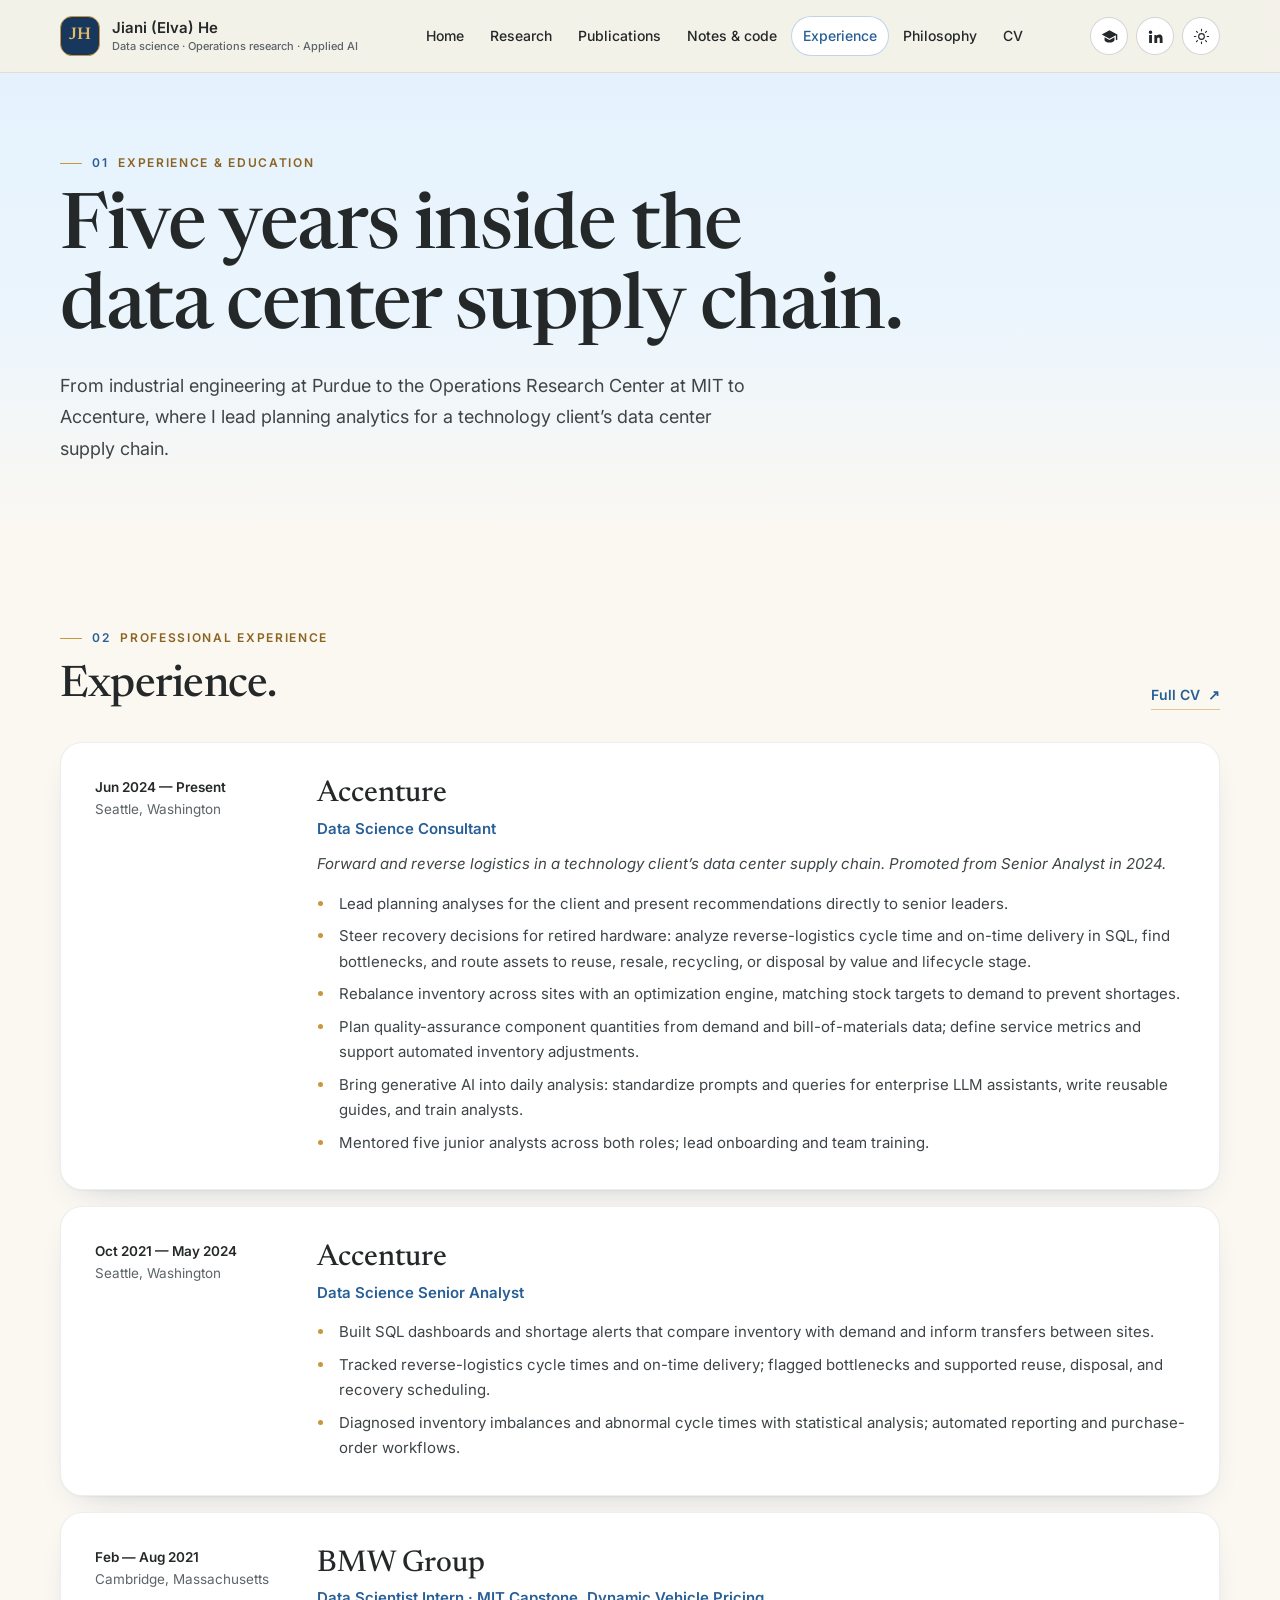
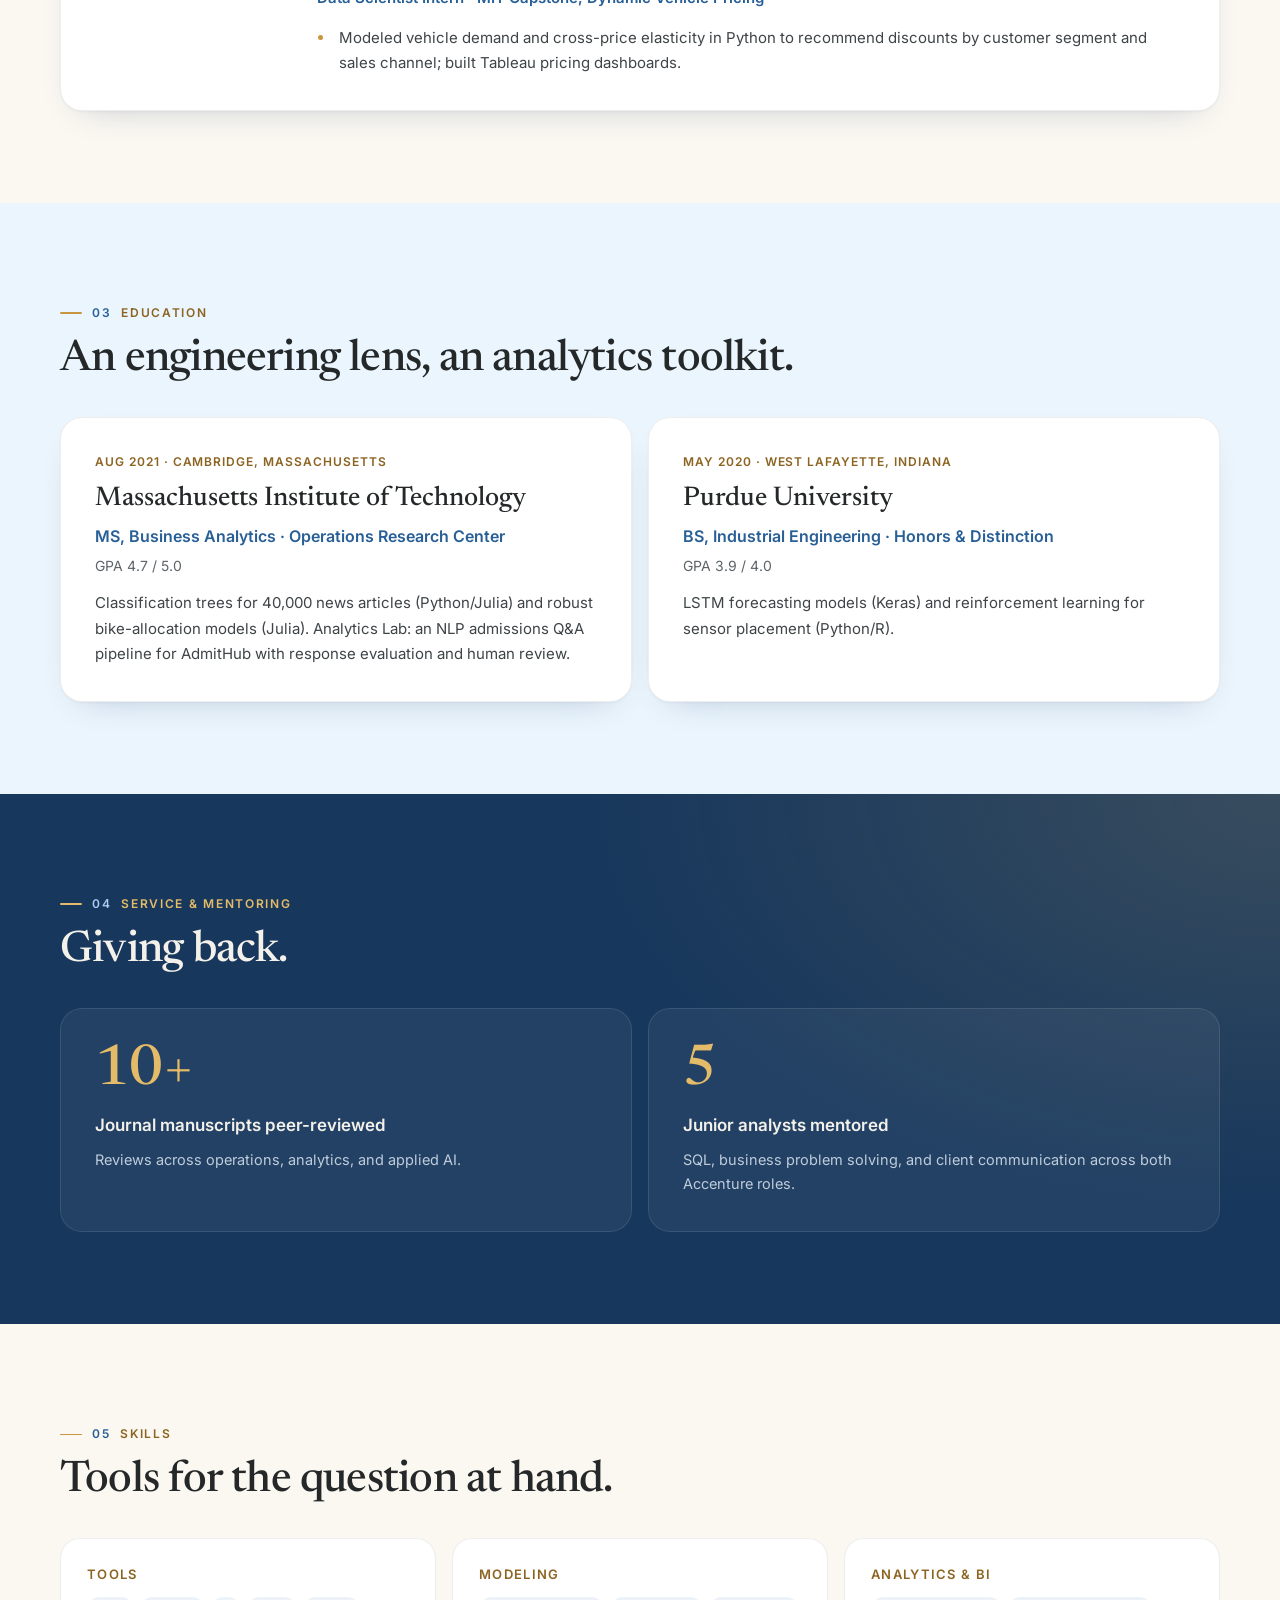
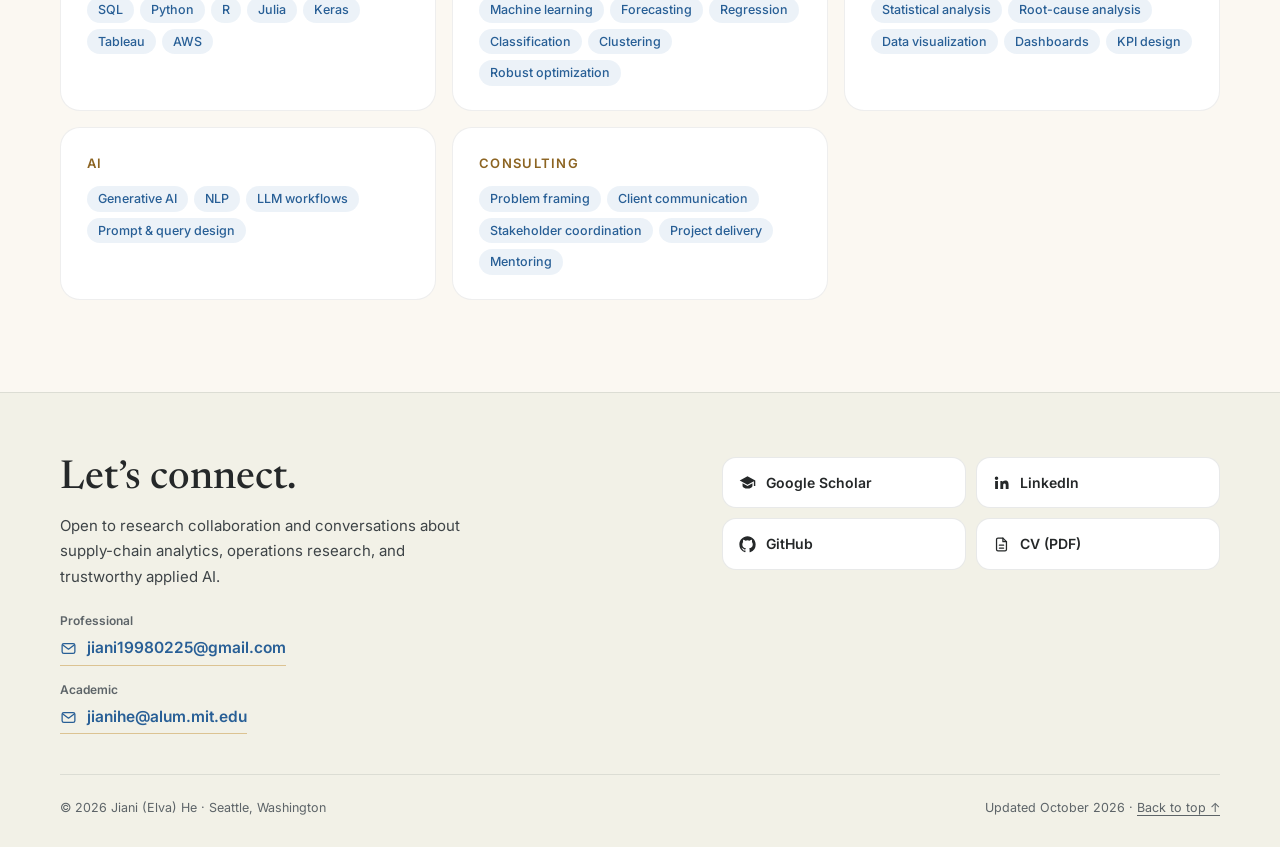
<file: experience.html>
<!doctype html>
<html lang="en" class="no-js"><head><meta charset="utf-8"><meta name="viewport" content="width=device-width,initial-scale=1"><title>Experience &amp; Education | Jiani (Elva) He</title><meta name="description" content="Jiani (Elva) He: Data Science Consultant at Accenture, BMW Group dynamic-pricing capstone, MIT MS in Business Analytics (Operations Research Center), and Purdue BS in Industrial Engineering."><meta name="author" content="Jiani (Elva) He"><meta name="theme-color" content="#EBF5FD"><link rel="canonical" href="https://jiani19980225.github.io/experience.html"><meta property="og:type" content="profile"><meta property="og:site_name" content="Jiani (Elva) He"><meta property="og:title" content="Experience &amp; Education | Jiani (Elva) He"><meta property="og:description" content="Jiani (Elva) He: Data Science Consultant at Accenture, BMW Group dynamic-pricing capstone, MIT MS in Business Analytics (Operations Research Center), and Purdue BS in Industrial Engineering."><meta property="og:url" content="https://jiani19980225.github.io/experience.html"><meta property="og:image" content="https://jiani19980225.github.io/assets/og-image.png"><meta property="og:image:width" content="1200"><meta property="og:image:height" content="630"><meta name="twitter:card" content="summary_large_image"><link rel="icon" href="assets/favicon.svg" type="image/svg+xml"><link rel="apple-touch-icon" href="assets/apple-touch-icon.png"><script>document.documentElement.classList.remove('no-js');try{const t=localStorage.getItem('jiani-theme');if(t==='dark'||t==='light')document.documentElement.dataset.theme=t;}catch(_){}</script><link rel="preconnect" href="https://fonts.googleapis.com"><link rel="preconnect" href="https://fonts.gstatic.com" crossorigin><link rel="stylesheet" href="https://fonts.googleapis.com/css2?family=Inter:wght@400;500;600;700&amp;family=Newsreader:ital,opsz,wght@0,6..72,400;0,6..72,500;0,6..72,600;1,6..72,400;1,6..72,500&amp;display=swap"><link rel="stylesheet" href="assets/styles.css"><script src="assets/site.js" defer></script><script type="application/ld+json">{"@context": "https://schema.org", "@type": "Person", "name": "Jiani (Elva) He", "url": "https://jiani19980225.github.io/", "email": ["mailto:jiani19980225@gmail.com", "mailto:jianihe@alum.mit.edu"], "jobTitle": "Data Science Consultant", "worksFor": {"@type": "Organization", "name": "Accenture"}, "address": {"@type": "PostalAddress", "addressLocality": "Seattle", "addressRegion": "WA"}, "sameAs": ["https://scholar.google.com/citations?user=QoV_NDIAAAAJ&hl=en", "https://www.linkedin.com/in/jianihe", "https://github.com/jiani19980225"], "image": "https://jiani19980225.github.io/assets/headshot.jpg", "knowsAbout": ["Demand forecasting", "Operations research", "Causal decision support", "Reverse logistics", "Supply-chain analytics", "Applied AI"], "alumniOf": [{"@type": "CollegeOrUniversity", "name": "Massachusetts Institute of Technology"}, {"@type": "CollegeOrUniversity", "name": "Purdue University"}]}</script></head><body><a class="skip" href="#main-content">Skip to main content</a>
<header class="site-header"><div class="wrap header-inner">
<a class="wordmark" href="index.html" aria-label="Jiani (Elva) He — home"><span class="monogram" aria-hidden="true">JH</span><span class="brand-name">Jiani (Elva) He<span class="brand-sub">Data science · Operations research · Applied AI</span></span></a>
<nav class="primary-nav" id="primary-navigation" aria-label="Primary"><a href="index.html">Home</a><a href="research.html">Research</a><a href="publications.html">Publications</a><a href="notes.html">Notes &amp; code</a><a href="experience.html" aria-current="page">Experience</a><a href="philosophy.html">Philosophy</a><a href="cv.html">CV</a></nav>
<div class="header-tools"><a href="https://scholar.google.com/citations?user=QoV_NDIAAAAJ&amp;hl=en" class="icon-btn" target="_blank" rel="noopener noreferrer"><svg viewBox="0 0 24 24" fill="currentColor" aria-hidden="true"><path d="M12 3 1 9l11 6 9-4.91V17h2V9L12 3Z"/><path d="M5 13.18v3.6C5 18.6 8.13 20.5 12 20.5s7-1.9 7-3.72v-3.6L12 17l-7-3.82Z"/></svg><span class="sr-only">Google Scholar</span><span class="sr-only"> (opens in a new tab)</span></a><a href="https://www.linkedin.com/in/jianihe" class="icon-btn" target="_blank" rel="noopener noreferrer"><svg viewBox="0 0 24 24" fill="currentColor" aria-hidden="true"><path d="M4.98 3.5a2.5 2.5 0 1 1 0 5 2.5 2.5 0 0 1 0-5ZM3 9.75h4V21H3V9.75Zm6.5 0h3.83v1.54h.06c.53-1 1.84-2.06 3.79-2.06 4.05 0 4.8 2.67 4.8 6.13V21h-4v-4.98c0-1.19-.02-2.72-1.66-2.72-1.66 0-1.92 1.3-1.92 2.63V21h-4V9.75Z"/></svg><span class="sr-only">LinkedIn</span><span class="sr-only"> (opens in a new tab)</span></a><button class="icon-btn theme-toggle" aria-label="Switch to dark theme" aria-pressed="false"><svg viewBox="0 0 24 24" fill="none" stroke="currentColor" stroke-width="1.6" stroke-linecap="round" aria-hidden="true"><circle cx="12" cy="12" r="4"/><path d="M12 2v2m0 16v2M2 12h2m16 0h2M4.9 4.9l1.4 1.4m11.4 11.4 1.4 1.4m0-14.2-1.4 1.4M6.3 17.7l-1.4 1.4"/></svg></button><button class="icon-btn menu-toggle" aria-expanded="false" aria-controls="primary-navigation" aria-label="Open menu"><span class="bars" aria-hidden="true"></span></button></div>
</div></header><main id="main-content" tabindex="-1"><section class="band band-hero"><div class="wrap page-hero"><p class="eyebrow"><span class=num>01</span>Experience & education</p><h1>Five years inside the data center supply chain.</h1><p class="lead">From industrial engineering at Purdue to the Operations Research Center at MIT to Accenture, where I lead planning analytics for a technology client’s data center supply chain.</p></div></section>
<section class="band" aria-labelledby="practice-title"><div class="wrap"><div class="section-head"><div><p class="eyebrow"><span class=num>02</span>Professional experience</p><h2 id="practice-title">Experience.</h2></div><a class="link-arrow" href="cv.html">Full CV <span class="arrow" aria-hidden="true">↗</span></a></div><div class="xp-stack"><article class="card xp"><p class="xp-when"><strong>Jun 2024 — Present</strong><br>Seattle, Washington</p><div><h3>Accenture</h3><p class="xp-role">Data Science Consultant</p><p class="xp-context">Forward and reverse logistics in a technology client’s data center supply chain. Promoted from Senior Analyst in 2024.</p><ul class="xp-list"><li>Lead planning analyses for the client and present recommendations directly to senior leaders.</li><li>Steer recovery decisions for retired hardware: analyze reverse-logistics cycle time and on-time delivery in SQL, find bottlenecks, and route assets to reuse, resale, recycling, or disposal by value and lifecycle stage.</li><li>Rebalance inventory across sites with an optimization engine, matching stock targets to demand to prevent shortages.</li><li>Plan quality-assurance component quantities from demand and bill-of-materials data; define service metrics and support automated inventory adjustments.</li><li>Bring generative AI into daily analysis: standardize prompts and queries for enterprise LLM assistants, write reusable guides, and train analysts.</li><li>Mentored five junior analysts across both roles; lead onboarding and team training.</li></ul></div></article><article class="card xp"><p class="xp-when"><strong>Oct 2021 — May 2024</strong><br>Seattle, Washington</p><div><h3>Accenture</h3><p class="xp-role">Data Science Senior Analyst</p><ul class="xp-list"><li>Built SQL dashboards and shortage alerts that compare inventory with demand and inform transfers between sites.</li><li>Tracked reverse-logistics cycle times and on-time delivery; flagged bottlenecks and supported reuse, disposal, and recovery scheduling.</li><li>Diagnosed inventory imbalances and abnormal cycle times with statistical analysis; automated reporting and purchase-order workflows.</li></ul></div></article><article class="card xp"><p class="xp-when"><strong>Feb — Aug 2021</strong><br>Cambridge, Massachusetts</p><div><h3>BMW Group</h3><p class="xp-role">Data Scientist Intern · MIT Capstone, Dynamic Vehicle Pricing</p><ul class="xp-list"><li>Modeled vehicle demand and cross-price elasticity in Python to recommend discounts by customer segment and sales channel; built Tableau pricing dashboards.</li></ul></div></article></div></div></section>
<section class="band band-sky" aria-labelledby="education-title"><div class="wrap"><div class="section-head"><div><p class="eyebrow"><span class=num>03</span>Education</p><h2 id="education-title">An engineering lens, an analytics toolkit.</h2></div></div><div class="edu-grid"><article class="card edu"><p class="edu-when">Aug 2021 · Cambridge, Massachusetts</p><h3>Massachusetts Institute of Technology</h3><p class="edu-degree">MS, Business Analytics · Operations Research Center</p><p class="edu-gpa">GPA 4.7 / 5.0</p><p class="edu-detail">Classification trees for 40,000 news articles (Python/Julia) and robust bike-allocation models (Julia). Analytics Lab: an NLP admissions Q&amp;A pipeline for AdmitHub with response evaluation and human review.</p></article><article class="card edu"><p class="edu-when">May 2020 · West Lafayette, Indiana</p><h3>Purdue University</h3><p class="edu-degree">BS, Industrial Engineering · Honors &amp; Distinction</p><p class="edu-gpa">GPA 3.9 / 4.0</p><p class="edu-detail">LSTM forecasting models (Keras) and reinforcement learning for sensor placement (Python/R).</p></article></div></div></section>
<section class="band band-navy" aria-labelledby="service-title"><div class="wrap"><div class="section-head"><div><p class="eyebrow"><span class=num>04</span>Service & mentoring</p><h2 id="service-title">Giving back.</h2></div></div><div class="service-grid"><article class="card service-card"><span class="stat-value">10+</span><h3>Journal manuscripts peer-reviewed</h3><p>Reviews across operations, analytics, and applied AI.</p></article><article class="card service-card"><span class="stat-value">5</span><h3>Junior analysts mentored</h3><p>SQL, business problem solving, and client communication across both Accenture roles.</p></article></div></div></section>
<section class="band" aria-labelledby="skills-title"><div class="wrap"><div class="section-head"><div><p class="eyebrow"><span class=num>05</span>Skills</p><h2 id="skills-title">Tools for the question at hand.</h2></div></div><div class="skills-grid"><div class="skill-group"><h3>Tools</h3><div class="chips"><span class=chip>SQL</span><span class=chip>Python</span><span class=chip>R</span><span class=chip>Julia</span><span class=chip>Keras</span><span class=chip>Tableau</span><span class=chip>AWS</span></div></div><div class="skill-group"><h3>Modeling</h3><div class="chips"><span class=chip>Machine learning</span><span class=chip>Forecasting</span><span class=chip>Regression</span><span class=chip>Classification</span><span class=chip>Clustering</span><span class=chip>Robust optimization</span></div></div><div class="skill-group"><h3>Analytics &amp; BI</h3><div class="chips"><span class=chip>Statistical analysis</span><span class=chip>Root-cause analysis</span><span class=chip>Data visualization</span><span class=chip>Dashboards</span><span class=chip>KPI design</span></div></div><div class="skill-group"><h3>AI</h3><div class="chips"><span class=chip>Generative AI</span><span class=chip>NLP</span><span class=chip>LLM workflows</span><span class=chip>Prompt &amp; query design</span></div></div><div class="skill-group"><h3>Consulting</h3><div class="chips"><span class=chip>Problem framing</span><span class=chip>Client communication</span><span class=chip>Stakeholder coordination</span><span class=chip>Project delivery</span><span class=chip>Mentoring</span></div></div></div></div></section></main><footer class="site-footer" id="contact"><div class="wrap"><div class="footer-card"><div><p class="footer-title">Let’s connect.</p><p class="footer-description">Open to research collaboration and conversations about supply-chain analytics, operations research, and trustworthy applied AI.</p><dl class="footer-contacts"><div><dt>Professional</dt><dd><a class="footer-email" href="mailto:jiani19980225@gmail.com"><svg viewBox="0 0 24 24" fill="none" stroke="currentColor" stroke-width="1.8" stroke-linecap="round" stroke-linejoin="round" aria-hidden="true"><rect x="3" y="5" width="18" height="14" rx="2.5"/><path d="m4 7 8 6 8-6"/></svg>jiani19980225@gmail.com</a></dd></div><div><dt>Academic</dt><dd><a class="footer-email" href="mailto:jianihe@alum.mit.edu"><svg viewBox="0 0 24 24" fill="none" stroke="currentColor" stroke-width="1.8" stroke-linecap="round" stroke-linejoin="round" aria-hidden="true"><rect x="3" y="5" width="18" height="14" rx="2.5"/><path d="m4 7 8 6 8-6"/></svg>jianihe@alum.mit.edu</a></dd></div></dl></div><nav class="footer-links" aria-label="Profiles"><a href="https://scholar.google.com/citations?user=QoV_NDIAAAAJ&amp;hl=en" class="" target="_blank" rel="noopener noreferrer"><svg viewBox="0 0 24 24" fill="currentColor" aria-hidden="true"><path d="M12 3 1 9l11 6 9-4.91V17h2V9L12 3Z"/><path d="M5 13.18v3.6C5 18.6 8.13 20.5 12 20.5s7-1.9 7-3.72v-3.6L12 17l-7-3.82Z"/></svg>Google Scholar<span class="sr-only"> (opens in a new tab)</span></a><a href="https://www.linkedin.com/in/jianihe" class="" target="_blank" rel="noopener noreferrer"><svg viewBox="0 0 24 24" fill="currentColor" aria-hidden="true"><path d="M4.98 3.5a2.5 2.5 0 1 1 0 5 2.5 2.5 0 0 1 0-5ZM3 9.75h4V21H3V9.75Zm6.5 0h3.83v1.54h.06c.53-1 1.84-2.06 3.79-2.06 4.05 0 4.8 2.67 4.8 6.13V21h-4v-4.98c0-1.19-.02-2.72-1.66-2.72-1.66 0-1.92 1.3-1.92 2.63V21h-4V9.75Z"/></svg>LinkedIn<span class="sr-only"> (opens in a new tab)</span></a><a href="https://github.com/jiani19980225" class="" target="_blank" rel="noopener noreferrer"><svg viewBox="0 0 24 24" fill="currentColor" aria-hidden="true"><path d="M12 .5C5.65.5.5 5.65.5 12a11.5 11.5 0 0 0 7.86 10.92c.58.1.79-.25.79-.56v-2c-3.2.7-3.87-1.37-3.87-1.37-.53-1.33-1.28-1.69-1.28-1.69-1.05-.72.08-.7.08-.7 1.16.08 1.77 1.19 1.77 1.19 1.03 1.77 2.7 1.26 3.36.96.1-.75.4-1.26.73-1.55-2.55-.29-5.24-1.28-5.24-5.68 0-1.26.45-2.28 1.19-3.09-.12-.29-.52-1.46.11-3.05 0 0 .97-.31 3.17 1.18a11 11 0 0 1 5.77 0c2.2-1.49 3.17-1.18 3.17-1.18.63 1.59.23 2.76.11 3.05.74.81 1.19 1.83 1.19 3.09 0 4.41-2.69 5.39-5.25 5.67.41.36.78 1.06.78 2.14v3.17c0 .31.21.67.8.56A11.5 11.5 0 0 0 23.5 12C23.5 5.65 18.35.5 12 .5Z"/></svg>GitHub<span class="sr-only"> (opens in a new tab)</span></a><a href="assets/Jiani_He_CV.pdf" download><svg viewBox="0 0 24 24" fill="none" stroke="currentColor" stroke-width="1.8" stroke-linecap="round" stroke-linejoin="round" aria-hidden="true"><path d="M14 3H7a2 2 0 0 0-2 2v14a2 2 0 0 0 2 2h10a2 2 0 0 0 2-2V8l-5-5Z"/><path d="M14 3v5h5M9 13h6M9 17h6"/></svg>CV (PDF)</a></nav></div><div class="footer-bottom"><span>© 2026 Jiani (Elva) He · Seattle, Washington</span><span>Updated October 2026 · <a href="#main-content">Back to top ↑</a></span></div></div></footer></body></html>
</file>
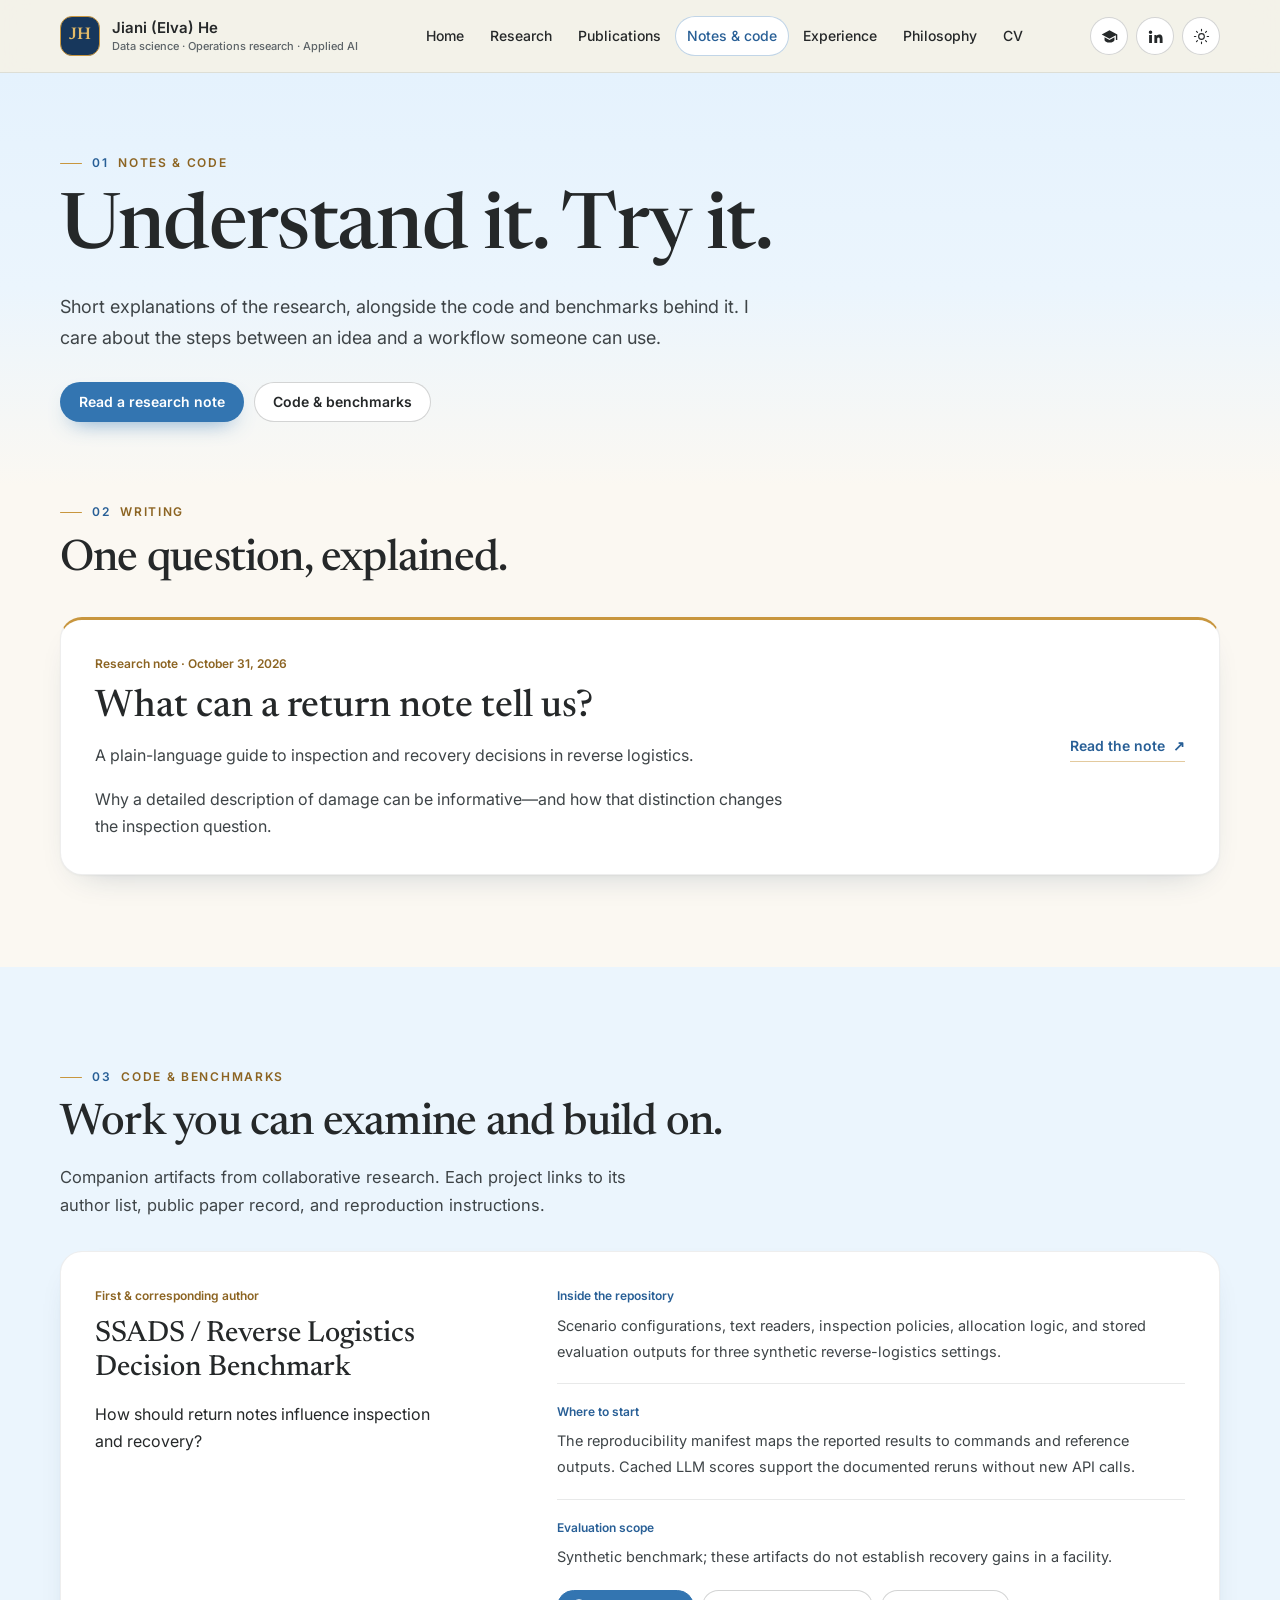
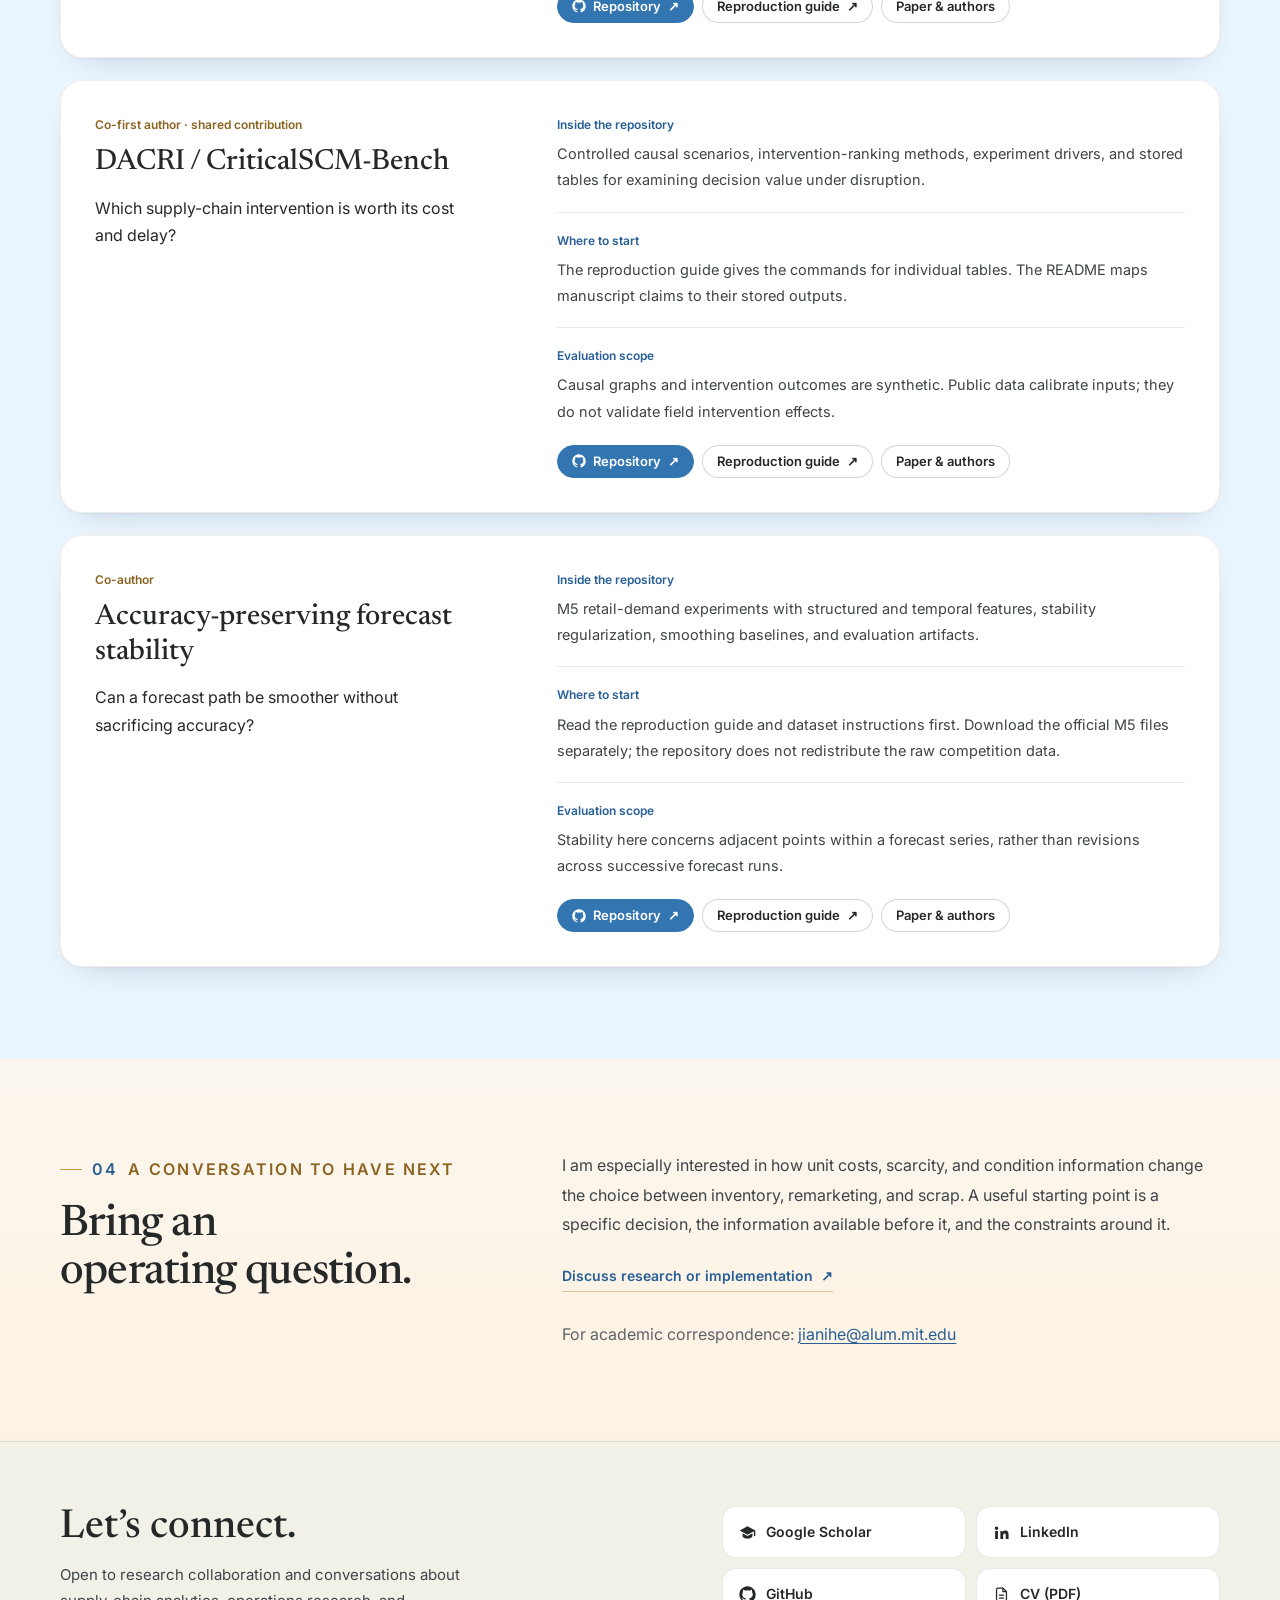
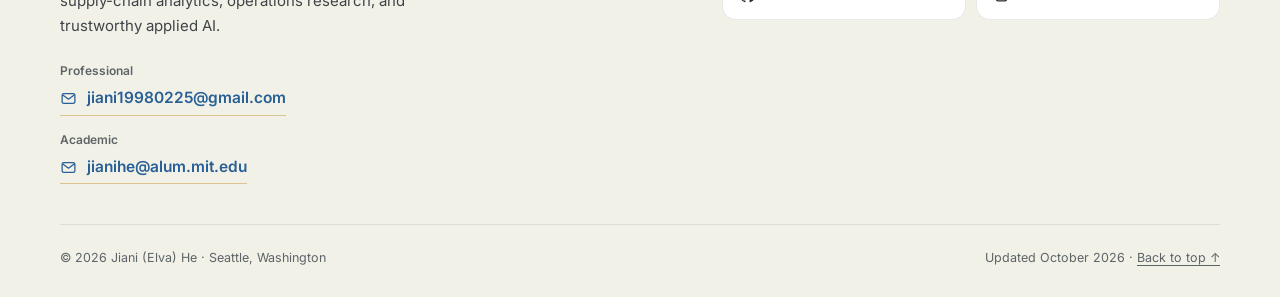
<file: notes.html>
<!doctype html>
<html lang="en" class="no-js"><head><meta charset="utf-8"><meta name="viewport" content="width=device-width,initial-scale=1"><title>Notes &amp; Code | Jiani (Elva) He</title><meta name="description" content="Research explained, with public code and reproduction guides for reverse logistics, causal intervention ranking, and forecast stability by Jiani (Elva) He and collaborators."><meta name="author" content="Jiani (Elva) He"><meta name="theme-color" content="#EBF5FD"><link rel="canonical" href="https://jiani19980225.github.io/notes.html"><meta property="og:type" content="profile"><meta property="og:site_name" content="Jiani (Elva) He"><meta property="og:title" content="Notes &amp; Code | Jiani (Elva) He"><meta property="og:description" content="Research explained, with public code and reproduction guides for reverse logistics, causal intervention ranking, and forecast stability by Jiani (Elva) He and collaborators."><meta property="og:url" content="https://jiani19980225.github.io/notes.html"><meta property="og:image" content="https://jiani19980225.github.io/assets/og-image.png"><meta property="og:image:width" content="1200"><meta property="og:image:height" content="630"><meta name="twitter:card" content="summary_large_image"><link rel="icon" href="assets/favicon.svg" type="image/svg+xml"><link rel="apple-touch-icon" href="assets/apple-touch-icon.png"><script>document.documentElement.classList.remove('no-js');try{const t=localStorage.getItem('jiani-theme');if(t==='dark'||t==='light')document.documentElement.dataset.theme=t;}catch(_){}</script><link rel="preconnect" href="https://fonts.googleapis.com"><link rel="preconnect" href="https://fonts.gstatic.com" crossorigin><link rel="stylesheet" href="https://fonts.googleapis.com/css2?family=Inter:wght@400;500;600;700&amp;family=Newsreader:ital,opsz,wght@0,6..72,400;0,6..72,500;0,6..72,600;1,6..72,400;1,6..72,500&amp;display=swap"><link rel="stylesheet" href="assets/styles.css"><script src="assets/site.js" defer></script><script type="application/ld+json">{"@context": "https://schema.org", "@type": "Person", "name": "Jiani (Elva) He", "url": "https://jiani19980225.github.io/", "email": ["mailto:jiani19980225@gmail.com", "mailto:jianihe@alum.mit.edu"], "jobTitle": "Data Science Consultant", "worksFor": {"@type": "Organization", "name": "Accenture"}, "address": {"@type": "PostalAddress", "addressLocality": "Seattle", "addressRegion": "WA"}, "sameAs": ["https://scholar.google.com/citations?user=QoV_NDIAAAAJ&hl=en", "https://www.linkedin.com/in/jianihe", "https://github.com/jiani19980225"], "image": "https://jiani19980225.github.io/assets/headshot.jpg", "knowsAbout": ["Demand forecasting", "Operations research", "Causal decision support", "Reverse logistics", "Supply-chain analytics", "Applied AI"], "alumniOf": [{"@type": "CollegeOrUniversity", "name": "Massachusetts Institute of Technology"}, {"@type": "CollegeOrUniversity", "name": "Purdue University"}]}</script></head><body><a class="skip" href="#main-content">Skip to main content</a>
<header class="site-header"><div class="wrap header-inner">
<a class="wordmark" href="index.html" aria-label="Jiani (Elva) He — home"><span class="monogram" aria-hidden="true">JH</span><span class="brand-name">Jiani (Elva) He<span class="brand-sub">Data science · Operations research · Applied AI</span></span></a>
<nav class="primary-nav" id="primary-navigation" aria-label="Primary"><a href="index.html">Home</a><a href="research.html">Research</a><a href="publications.html">Publications</a><a href="notes.html" aria-current="page">Notes &amp; code</a><a href="experience.html">Experience</a><a href="philosophy.html">Philosophy</a><a href="cv.html">CV</a></nav>
<div class="header-tools"><a href="https://scholar.google.com/citations?user=QoV_NDIAAAAJ&amp;hl=en" class="icon-btn" target="_blank" rel="noopener noreferrer"><svg viewBox="0 0 24 24" fill="currentColor" aria-hidden="true"><path d="M12 3 1 9l11 6 9-4.91V17h2V9L12 3Z"/><path d="M5 13.18v3.6C5 18.6 8.13 20.5 12 20.5s7-1.9 7-3.72v-3.6L12 17l-7-3.82Z"/></svg><span class="sr-only">Google Scholar</span><span class="sr-only"> (opens in a new tab)</span></a><a href="https://www.linkedin.com/in/jianihe" class="icon-btn" target="_blank" rel="noopener noreferrer"><svg viewBox="0 0 24 24" fill="currentColor" aria-hidden="true"><path d="M4.98 3.5a2.5 2.5 0 1 1 0 5 2.5 2.5 0 0 1 0-5ZM3 9.75h4V21H3V9.75Zm6.5 0h3.83v1.54h.06c.53-1 1.84-2.06 3.79-2.06 4.05 0 4.8 2.67 4.8 6.13V21h-4v-4.98c0-1.19-.02-2.72-1.66-2.72-1.66 0-1.92 1.3-1.92 2.63V21h-4V9.75Z"/></svg><span class="sr-only">LinkedIn</span><span class="sr-only"> (opens in a new tab)</span></a><button class="icon-btn theme-toggle" aria-label="Switch to dark theme" aria-pressed="false"><svg viewBox="0 0 24 24" fill="none" stroke="currentColor" stroke-width="1.6" stroke-linecap="round" aria-hidden="true"><circle cx="12" cy="12" r="4"/><path d="M12 2v2m0 16v2M2 12h2m16 0h2M4.9 4.9l1.4 1.4m11.4 11.4 1.4 1.4m0-14.2-1.4 1.4M6.3 17.7l-1.4 1.4"/></svg></button><button class="icon-btn menu-toggle" aria-expanded="false" aria-controls="primary-navigation" aria-label="Open menu"><span class="bars" aria-hidden="true"></span></button></div>
</div></header><main id="main-content" tabindex="-1"><section class="band band-hero"><div class="wrap page-hero"><p class="eyebrow"><span class=num>01</span>Notes & code</p><h1>Understand it. Try it.</h1><p class="lead">Short explanations of the research, alongside the code and benchmarks behind it. I care about the steps between an idea and a workflow someone can use.</p><div class="hero-buttons"><a class="btn btn-primary" href="#writing">Read a research note</a><a class="btn btn-soft" href="#code">Code &amp; benchmarks</a></div></div></section>
<section class="band band-flush" id="writing" aria-labelledby="writing-title"><div class="wrap"><div class="section-head"><div><p class="eyebrow"><span class=num>02</span>Writing</p><h2 id="writing-title">One question, explained.</h2></div></div><article class="card note-preview"><div><p class="software-role">Research note · October 31, 2026</p><h3><a href="return-notes.html">What can a return note tell us?</a></h3><p>A plain-language guide to inspection and recovery decisions in reverse logistics.</p><p>Why a detailed description of damage can be informative—and how that distinction changes the inspection question.</p></div><div><a class="link-arrow" href="return-notes.html">Read the note <span class="arrow" aria-hidden="true">↗</span></a></div></article></div></section>
<section class="band band-sky" id="code" aria-labelledby="code-title"><div class="wrap"><div class="section-head"><div><p class="eyebrow"><span class=num>03</span>Code & benchmarks</p><h2 id="code-title">Work you can examine and build on.</h2><p class="section-lead">Companion artifacts from collaborative research. Each project links to its author list, public paper record, and reproduction instructions.</p></div></div><div class="software-stack"><article class="card software-card" id="code-ssads"><header><p class="software-role">First &amp; corresponding author</p><h3>SSADS / Reverse Logistics Decision Benchmark</h3><p class="software-question">How should return notes influence inspection and recovery?</p></header><div><dl class="software-details"><div><dt>Inside the repository</dt><dd>Scenario configurations, text readers, inspection policies, allocation logic, and stored evaluation outputs for three synthetic reverse-logistics settings.</dd></div><div><dt>Where to start</dt><dd>The reproducibility manifest maps the reported results to commands and reference outputs. Cached LLM scores support the documented reruns without new API calls.</dd></div><div><dt>Evaluation scope</dt><dd>Synthetic benchmark; these artifacts do not establish recovery gains in a facility.</dd></div></dl><div class="pub-links"><a href="https://github.com/jiani19980225/ssads-reverse-logistics" class="primary" target="_blank" rel="noopener noreferrer"><svg viewBox="0 0 24 24" fill="currentColor" aria-hidden="true"><path d="M12 .5C5.65.5.5 5.65.5 12a11.5 11.5 0 0 0 7.86 10.92c.58.1.79-.25.79-.56v-2c-3.2.7-3.87-1.37-3.87-1.37-.53-1.33-1.28-1.69-1.28-1.69-1.05-.72.08-.7.08-.7 1.16.08 1.77 1.19 1.77 1.19 1.03 1.77 2.7 1.26 3.36.96.1-.75.4-1.26.73-1.55-2.55-.29-5.24-1.28-5.24-5.68 0-1.26.45-2.28 1.19-3.09-.12-.29-.52-1.46.11-3.05 0 0 .97-.31 3.17 1.18a11 11 0 0 1 5.77 0c2.2-1.49 3.17-1.18 3.17-1.18.63 1.59.23 2.76.11 3.05.74.81 1.19 1.83 1.19 3.09 0 4.41-2.69 5.39-5.25 5.67.41.36.78 1.06.78 2.14v3.17c0 .31.21.67.8.56A11.5 11.5 0 0 0 23.5 12C23.5 5.65 18.35.5 12 .5Z"/></svg>Repository <span class="arrow" aria-hidden="true">↗</span><span class="sr-only"> (opens in a new tab)</span></a><a href="https://github.com/jiani19980225/ssads-reverse-logistics/blob/main/REPRODUCIBILITY.md" class="" target="_blank" rel="noopener noreferrer">Reproduction guide <span class="arrow" aria-hidden="true">↗</span><span class="sr-only"> (opens in a new tab)</span></a><a href="publications.html#ssads">Paper &amp; authors</a></div></div></article><article class="card software-card" id="code-dacri"><header><p class="software-role">Co-first author · shared contribution</p><h3>DACRI / CriticalSCM-Bench</h3><p class="software-question">Which supply-chain intervention is worth its cost and delay?</p></header><div><dl class="software-details"><div><dt>Inside the repository</dt><dd>Controlled causal scenarios, intervention-ranking methods, experiment drivers, and stored tables for examining decision value under disruption.</dd></div><div><dt>Where to start</dt><dd>The reproduction guide gives the commands for individual tables. The README maps manuscript claims to their stored outputs.</dd></div><div><dt>Evaluation scope</dt><dd>Causal graphs and intervention outcomes are synthetic. Public data calibrate inputs; they do not validate field intervention effects.</dd></div></dl><div class="pub-links"><a href="https://github.com/jiani19980225/dacri-criticalscm-bench" class="primary" target="_blank" rel="noopener noreferrer"><svg viewBox="0 0 24 24" fill="currentColor" aria-hidden="true"><path d="M12 .5C5.65.5.5 5.65.5 12a11.5 11.5 0 0 0 7.86 10.92c.58.1.79-.25.79-.56v-2c-3.2.7-3.87-1.37-3.87-1.37-.53-1.33-1.28-1.69-1.28-1.69-1.05-.72.08-.7.08-.7 1.16.08 1.77 1.19 1.77 1.19 1.03 1.77 2.7 1.26 3.36.96.1-.75.4-1.26.73-1.55-2.55-.29-5.24-1.28-5.24-5.68 0-1.26.45-2.28 1.19-3.09-.12-.29-.52-1.46.11-3.05 0 0 .97-.31 3.17 1.18a11 11 0 0 1 5.77 0c2.2-1.49 3.17-1.18 3.17-1.18.63 1.59.23 2.76.11 3.05.74.81 1.19 1.83 1.19 3.09 0 4.41-2.69 5.39-5.25 5.67.41.36.78 1.06.78 2.14v3.17c0 .31.21.67.8.56A11.5 11.5 0 0 0 23.5 12C23.5 5.65 18.35.5 12 .5Z"/></svg>Repository <span class="arrow" aria-hidden="true">↗</span><span class="sr-only"> (opens in a new tab)</span></a><a href="https://github.com/jiani19980225/dacri-criticalscm-bench/blob/main/dacri/REPRODUCE.md" class="" target="_blank" rel="noopener noreferrer">Reproduction guide <span class="arrow" aria-hidden="true">↗</span><span class="sr-only"> (opens in a new tab)</span></a><a href="publications.html#dacri">Paper &amp; authors</a></div></div></article><article class="card software-card" id="code-forecasting"><header><p class="software-role">Co-author</p><h3>Accuracy-preserving forecast stability</h3><p class="software-question">Can a forecast path be smoother without sacrificing accuracy?</p></header><div><dl class="software-details"><div><dt>Inside the repository</dt><dd>M5 retail-demand experiments with structured and temporal features, stability regularization, smoothing baselines, and evaluation artifacts.</dd></div><div><dt>Where to start</dt><dd>Read the reproduction guide and dataset instructions first. Download the official M5 files separately; the repository does not redistribute the raw competition data.</dd></div><div><dt>Evaluation scope</dt><dd>Stability here concerns adjacent points within a forecast series, rather than revisions across successive forecast runs.</dd></div></dl><div class="pub-links"><a href="https://github.com/jizeli-hub/accuracy-preserving-stability-forecasting" class="primary" target="_blank" rel="noopener noreferrer"><svg viewBox="0 0 24 24" fill="currentColor" aria-hidden="true"><path d="M12 .5C5.65.5.5 5.65.5 12a11.5 11.5 0 0 0 7.86 10.92c.58.1.79-.25.79-.56v-2c-3.2.7-3.87-1.37-3.87-1.37-.53-1.33-1.28-1.69-1.28-1.69-1.05-.72.08-.7.08-.7 1.16.08 1.77 1.19 1.77 1.19 1.03 1.77 2.7 1.26 3.36.96.1-.75.4-1.26.73-1.55-2.55-.29-5.24-1.28-5.24-5.68 0-1.26.45-2.28 1.19-3.09-.12-.29-.52-1.46.11-3.05 0 0 .97-.31 3.17 1.18a11 11 0 0 1 5.77 0c2.2-1.49 3.17-1.18 3.17-1.18.63 1.59.23 2.76.11 3.05.74.81 1.19 1.83 1.19 3.09 0 4.41-2.69 5.39-5.25 5.67.41.36.78 1.06.78 2.14v3.17c0 .31.21.67.8.56A11.5 11.5 0 0 0 23.5 12C23.5 5.65 18.35.5 12 .5Z"/></svg>Repository <span class="arrow" aria-hidden="true">↗</span><span class="sr-only"> (opens in a new tab)</span></a><a href="https://github.com/jizeli-hub/accuracy-preserving-stability-forecasting/blob/main/REPRODUCIBILITY.md" class="" target="_blank" rel="noopener noreferrer">Reproduction guide <span class="arrow" aria-hidden="true">↗</span><span class="sr-only"> (opens in a new tab)</span></a><a href="publications.html#forecasting">Paper &amp; authors</a></div></div></article></div></div></section>
<section class="band band-champagne"><div class="wrap research-personal"><div><p class="eyebrow"><span class=num>04</span>A conversation to have next</p><h2>Bring an operating question.</h2></div><div><p>I am especially interested in how unit costs, scarcity, and condition information change the choice between inventory, remarketing, and scrap. A useful starting point is a specific decision, the information available before it, and the constraints around it.</p><a class="link-arrow" href="mailto:jiani19980225@gmail.com?subject=Reverse-logistics%20research%20and%20implementation">Discuss research or implementation <span class="arrow" aria-hidden="true">↗</span></a><p class="small-note">For academic correspondence: <a href="mailto:jianihe@alum.mit.edu">jianihe@alum.mit.edu</a></p></div></div></section></main><footer class="site-footer" id="contact"><div class="wrap"><div class="footer-card"><div><p class="footer-title">Let’s connect.</p><p class="footer-description">Open to research collaboration and conversations about supply-chain analytics, operations research, and trustworthy applied AI.</p><dl class="footer-contacts"><div><dt>Professional</dt><dd><a class="footer-email" href="mailto:jiani19980225@gmail.com"><svg viewBox="0 0 24 24" fill="none" stroke="currentColor" stroke-width="1.8" stroke-linecap="round" stroke-linejoin="round" aria-hidden="true"><rect x="3" y="5" width="18" height="14" rx="2.5"/><path d="m4 7 8 6 8-6"/></svg>jiani19980225@gmail.com</a></dd></div><div><dt>Academic</dt><dd><a class="footer-email" href="mailto:jianihe@alum.mit.edu"><svg viewBox="0 0 24 24" fill="none" stroke="currentColor" stroke-width="1.8" stroke-linecap="round" stroke-linejoin="round" aria-hidden="true"><rect x="3" y="5" width="18" height="14" rx="2.5"/><path d="m4 7 8 6 8-6"/></svg>jianihe@alum.mit.edu</a></dd></div></dl></div><nav class="footer-links" aria-label="Profiles"><a href="https://scholar.google.com/citations?user=QoV_NDIAAAAJ&amp;hl=en" class="" target="_blank" rel="noopener noreferrer"><svg viewBox="0 0 24 24" fill="currentColor" aria-hidden="true"><path d="M12 3 1 9l11 6 9-4.91V17h2V9L12 3Z"/><path d="M5 13.18v3.6C5 18.6 8.13 20.5 12 20.5s7-1.9 7-3.72v-3.6L12 17l-7-3.82Z"/></svg>Google Scholar<span class="sr-only"> (opens in a new tab)</span></a><a href="https://www.linkedin.com/in/jianihe" class="" target="_blank" rel="noopener noreferrer"><svg viewBox="0 0 24 24" fill="currentColor" aria-hidden="true"><path d="M4.98 3.5a2.5 2.5 0 1 1 0 5 2.5 2.5 0 0 1 0-5ZM3 9.75h4V21H3V9.75Zm6.5 0h3.83v1.54h.06c.53-1 1.84-2.06 3.79-2.06 4.05 0 4.8 2.67 4.8 6.13V21h-4v-4.98c0-1.19-.02-2.72-1.66-2.72-1.66 0-1.92 1.3-1.92 2.63V21h-4V9.75Z"/></svg>LinkedIn<span class="sr-only"> (opens in a new tab)</span></a><a href="https://github.com/jiani19980225" class="" target="_blank" rel="noopener noreferrer"><svg viewBox="0 0 24 24" fill="currentColor" aria-hidden="true"><path d="M12 .5C5.65.5.5 5.65.5 12a11.5 11.5 0 0 0 7.86 10.92c.58.1.79-.25.79-.56v-2c-3.2.7-3.87-1.37-3.87-1.37-.53-1.33-1.28-1.69-1.28-1.69-1.05-.72.08-.7.08-.7 1.16.08 1.77 1.19 1.77 1.19 1.03 1.77 2.7 1.26 3.36.96.1-.75.4-1.26.73-1.55-2.55-.29-5.24-1.28-5.24-5.68 0-1.26.45-2.28 1.19-3.09-.12-.29-.52-1.46.11-3.05 0 0 .97-.31 3.17 1.18a11 11 0 0 1 5.77 0c2.2-1.49 3.17-1.18 3.17-1.18.63 1.59.23 2.76.11 3.05.74.81 1.19 1.83 1.19 3.09 0 4.41-2.69 5.39-5.25 5.67.41.36.78 1.06.78 2.14v3.17c0 .31.21.67.8.56A11.5 11.5 0 0 0 23.5 12C23.5 5.65 18.35.5 12 .5Z"/></svg>GitHub<span class="sr-only"> (opens in a new tab)</span></a><a href="assets/Jiani_He_CV.pdf" download><svg viewBox="0 0 24 24" fill="none" stroke="currentColor" stroke-width="1.8" stroke-linecap="round" stroke-linejoin="round" aria-hidden="true"><path d="M14 3H7a2 2 0 0 0-2 2v14a2 2 0 0 0 2 2h10a2 2 0 0 0 2-2V8l-5-5Z"/><path d="M14 3v5h5M9 13h6M9 17h6"/></svg>CV (PDF)</a></nav></div><div class="footer-bottom"><span>© 2026 Jiani (Elva) He · Seattle, Washington</span><span>Updated October 2026 · <a href="#main-content">Back to top ↑</a></span></div></div></footer></body></html>
</file>
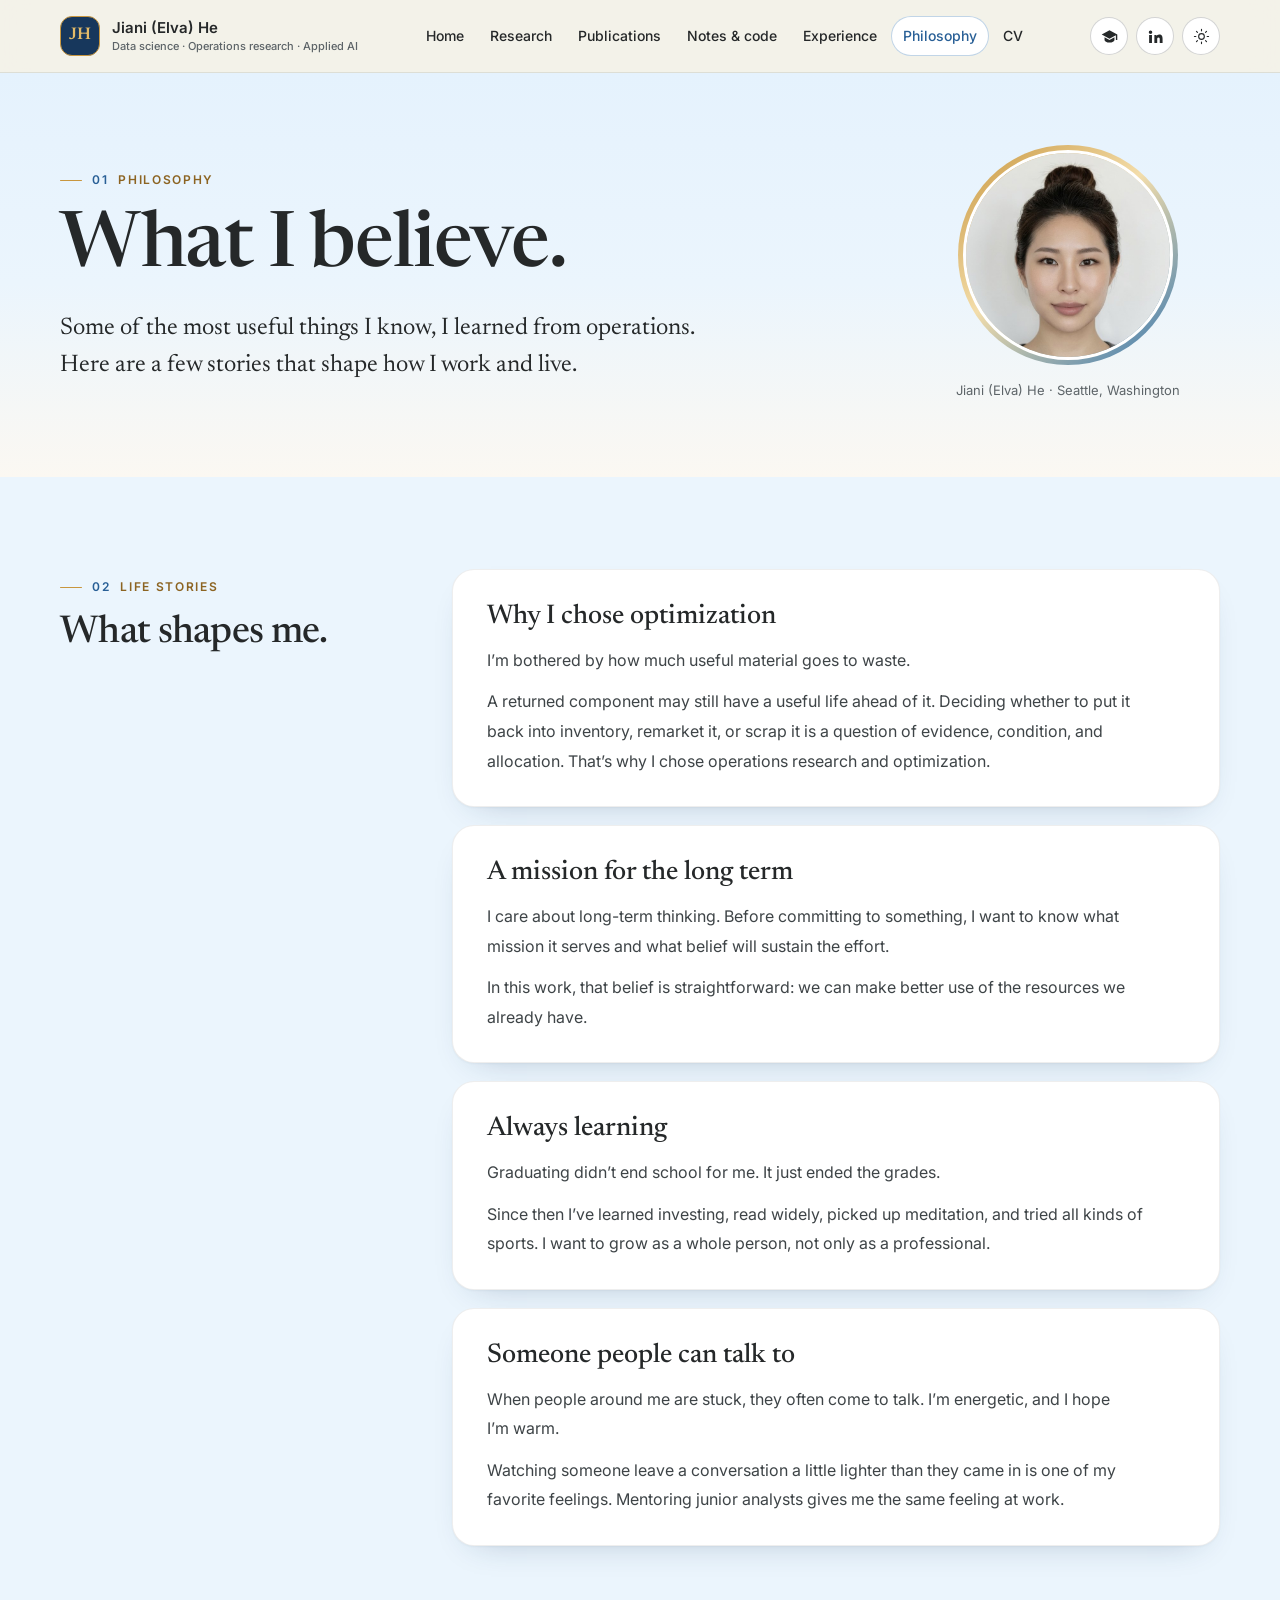
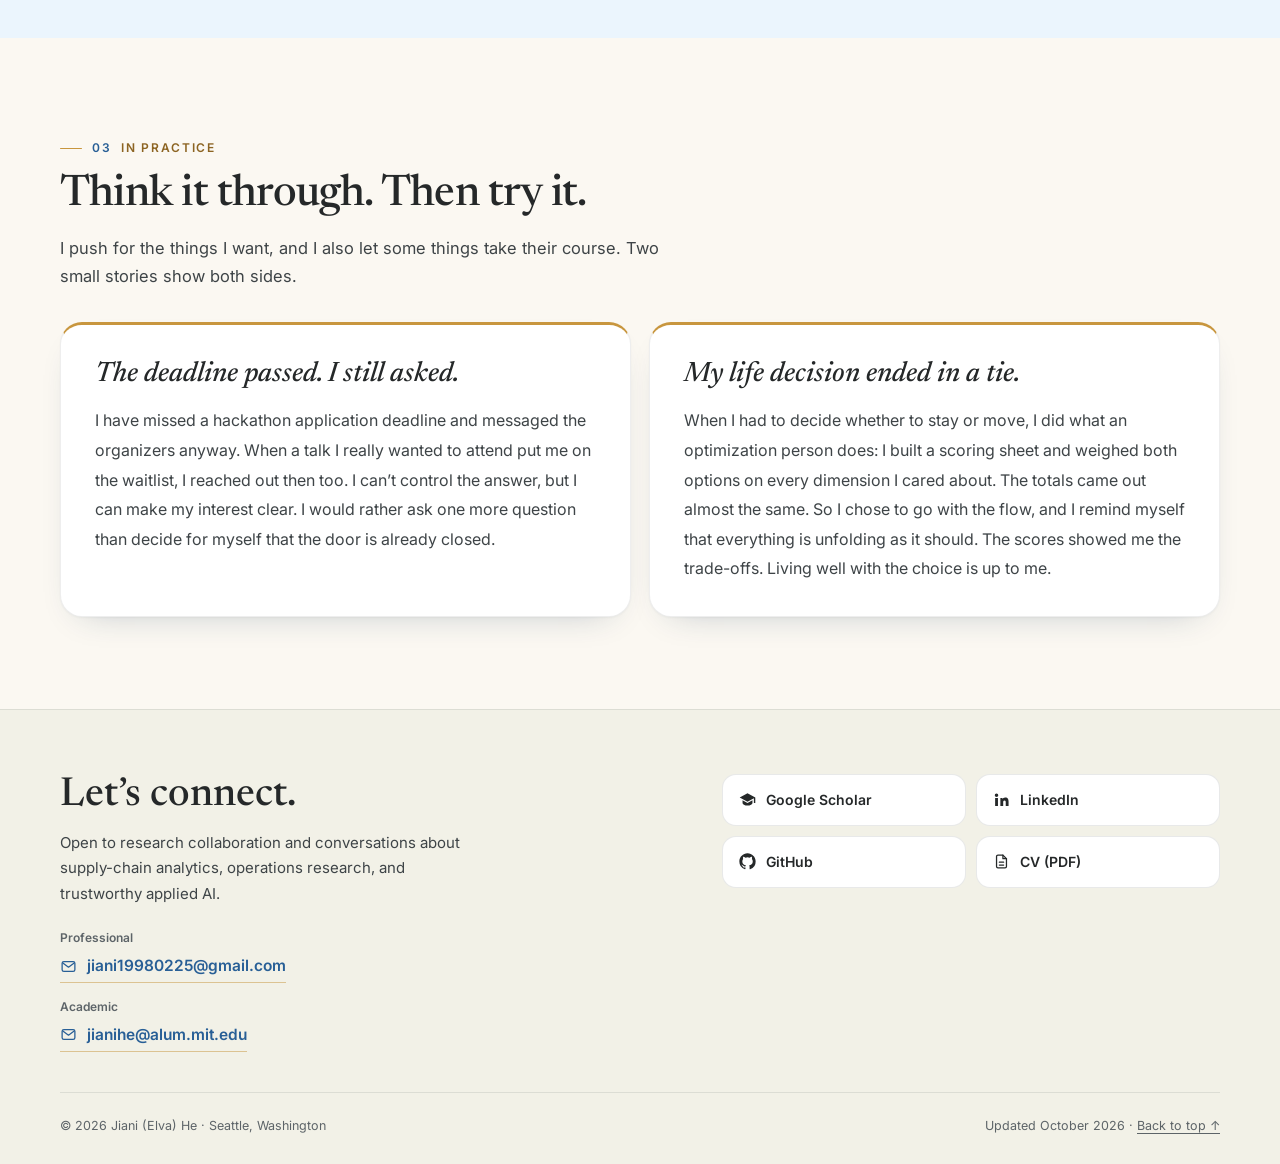
<file: philosophy.html>
<!doctype html>
<html lang="en" class="no-js"><head><meta charset="utf-8"><meta name="viewport" content="width=device-width,initial-scale=1"><title>Philosophy | Jiani (Elva) He</title><meta name="description" content="Stories from Jiani (Elva) He: choosing optimization, always learning, asking one more question, and a life decision that ended in a tie."><meta name="author" content="Jiani (Elva) He"><meta name="theme-color" content="#EBF5FD"><link rel="canonical" href="https://jiani19980225.github.io/philosophy.html"><meta property="og:type" content="profile"><meta property="og:site_name" content="Jiani (Elva) He"><meta property="og:title" content="Philosophy | Jiani (Elva) He"><meta property="og:description" content="Stories from Jiani (Elva) He: choosing optimization, always learning, asking one more question, and a life decision that ended in a tie."><meta property="og:url" content="https://jiani19980225.github.io/philosophy.html"><meta property="og:image" content="https://jiani19980225.github.io/assets/og-image.png"><meta property="og:image:width" content="1200"><meta property="og:image:height" content="630"><meta name="twitter:card" content="summary_large_image"><link rel="icon" href="assets/favicon.svg" type="image/svg+xml"><link rel="apple-touch-icon" href="assets/apple-touch-icon.png"><script>document.documentElement.classList.remove('no-js');try{const t=localStorage.getItem('jiani-theme');if(t==='dark'||t==='light')document.documentElement.dataset.theme=t;}catch(_){}</script><link rel="preconnect" href="https://fonts.googleapis.com"><link rel="preconnect" href="https://fonts.gstatic.com" crossorigin><link rel="stylesheet" href="https://fonts.googleapis.com/css2?family=Inter:wght@400;500;600;700&amp;family=Newsreader:ital,opsz,wght@0,6..72,400;0,6..72,500;0,6..72,600;1,6..72,400;1,6..72,500&amp;display=swap"><link rel="stylesheet" href="assets/styles.css"><script src="assets/site.js" defer></script><script type="application/ld+json">{"@context": "https://schema.org", "@type": "Person", "name": "Jiani (Elva) He", "url": "https://jiani19980225.github.io/", "email": ["mailto:jiani19980225@gmail.com", "mailto:jianihe@alum.mit.edu"], "jobTitle": "Data Science Consultant", "worksFor": {"@type": "Organization", "name": "Accenture"}, "address": {"@type": "PostalAddress", "addressLocality": "Seattle", "addressRegion": "WA"}, "sameAs": ["https://scholar.google.com/citations?user=QoV_NDIAAAAJ&hl=en", "https://www.linkedin.com/in/jianihe", "https://github.com/jiani19980225"], "image": "https://jiani19980225.github.io/assets/headshot.jpg", "knowsAbout": ["Demand forecasting", "Operations research", "Causal decision support", "Reverse logistics", "Supply-chain analytics", "Applied AI"], "alumniOf": [{"@type": "CollegeOrUniversity", "name": "Massachusetts Institute of Technology"}, {"@type": "CollegeOrUniversity", "name": "Purdue University"}]}</script></head><body><a class="skip" href="#main-content">Skip to main content</a>
<header class="site-header"><div class="wrap header-inner">
<a class="wordmark" href="index.html" aria-label="Jiani (Elva) He — home"><span class="monogram" aria-hidden="true">JH</span><span class="brand-name">Jiani (Elva) He<span class="brand-sub">Data science · Operations research · Applied AI</span></span></a>
<nav class="primary-nav" id="primary-navigation" aria-label="Primary"><a href="index.html">Home</a><a href="research.html">Research</a><a href="publications.html">Publications</a><a href="notes.html">Notes &amp; code</a><a href="experience.html">Experience</a><a href="philosophy.html" aria-current="page">Philosophy</a><a href="cv.html">CV</a></nav>
<div class="header-tools"><a href="https://scholar.google.com/citations?user=QoV_NDIAAAAJ&amp;hl=en" class="icon-btn" target="_blank" rel="noopener noreferrer"><svg viewBox="0 0 24 24" fill="currentColor" aria-hidden="true"><path d="M12 3 1 9l11 6 9-4.91V17h2V9L12 3Z"/><path d="M5 13.18v3.6C5 18.6 8.13 20.5 12 20.5s7-1.9 7-3.72v-3.6L12 17l-7-3.82Z"/></svg><span class="sr-only">Google Scholar</span><span class="sr-only"> (opens in a new tab)</span></a><a href="https://www.linkedin.com/in/jianihe" class="icon-btn" target="_blank" rel="noopener noreferrer"><svg viewBox="0 0 24 24" fill="currentColor" aria-hidden="true"><path d="M4.98 3.5a2.5 2.5 0 1 1 0 5 2.5 2.5 0 0 1 0-5ZM3 9.75h4V21H3V9.75Zm6.5 0h3.83v1.54h.06c.53-1 1.84-2.06 3.79-2.06 4.05 0 4.8 2.67 4.8 6.13V21h-4v-4.98c0-1.19-.02-2.72-1.66-2.72-1.66 0-1.92 1.3-1.92 2.63V21h-4V9.75Z"/></svg><span class="sr-only">LinkedIn</span><span class="sr-only"> (opens in a new tab)</span></a><button class="icon-btn theme-toggle" aria-label="Switch to dark theme" aria-pressed="false"><svg viewBox="0 0 24 24" fill="none" stroke="currentColor" stroke-width="1.6" stroke-linecap="round" aria-hidden="true"><circle cx="12" cy="12" r="4"/><path d="M12 2v2m0 16v2M2 12h2m16 0h2M4.9 4.9l1.4 1.4m11.4 11.4 1.4 1.4m0-14.2-1.4 1.4M6.3 17.7l-1.4 1.4"/></svg></button><button class="icon-btn menu-toggle" aria-expanded="false" aria-controls="primary-navigation" aria-label="Open menu"><span class="bars" aria-hidden="true"></span></button></div>
</div></header><main id="main-content" tabindex="-1"><section class="band band-hero" aria-labelledby="philo-title"><div class="wrap philo-hero"><div><p class="eyebrow"><span class=num>01</span>Philosophy</p><h1 id="philo-title">What I believe.</h1><p class="philo-intro">Some of the most useful things I know, I learned from operations. Here are a few stories that shape how I work and live.</p></div><figure class="philo-portrait"><div class="avatar"><div class="avatar-inner"><img src="assets/headshot.jpg" width="220" height="220" alt="Portrait of Jiani (Elva) He"></div></div><figcaption>Jiani (Elva) He · Seattle, Washington</figcaption></figure></div></section>
<section class="band band-sky" id="life-stories" aria-labelledby="title-stories"><div class="wrap philo-group"><header><p class="eyebrow"><span class=num>02</span>Life stories</p><h2 id="title-stories">What shapes me.</h2></header><div class="stories"><article class="story"><h3>Why I chose optimization</h3><p>I’m bothered by how much useful material goes to waste.</p><p>A returned component may still have a useful life ahead of it. Deciding whether to put it back into inventory, remarket it, or scrap it is a question of evidence, condition, and allocation. That’s why I chose operations research and optimization.</p></article><article class="story"><h3>A mission for the long term</h3><p>I care about long-term thinking. Before committing to something, I want to know what mission it serves and what belief will sustain the effort.</p><p>In this work, that belief is straightforward: we can make better use of the resources we already have.</p></article><article class="story"><h3>Always learning</h3><p>Graduating didn’t end school for me. It just ended the grades.</p><p>Since then I’ve learned investing, read widely, picked up meditation, and tried all kinds of sports. I want to grow as a whole person, not only as a professional.</p></article><article class="story"><h3>Someone people can talk to</h3><p>When people around me are stuck, they often come to talk. I’m energetic, and I hope I’m warm.</p><p>Watching someone leave a conversation a little lighter than they came in is one of my favorite feelings. Mentoring junior analysts gives me the same feeling at work.</p></article></div></div></section>
<section class="band" id="in-practice" aria-labelledby="title-practice"><div class="wrap"><div class="section-head"><div><p class="eyebrow"><span class=num>03</span>In practice</p><h2 id="title-practice">Think it through. Then try it.</h2><p class="section-lead">I push for the things I want, and I also let some things take their course. Two small stories show both sides.</p></div></div><div class="moments"><article class="moment"><h3>The deadline passed. I still asked.</h3><p>I have missed a hackathon application deadline and messaged the organizers anyway. When a talk I really wanted to attend put me on the waitlist, I reached out then too. I can’t control the answer, but I can make my interest clear. I would rather ask one more question than decide for myself that the door is already closed.</p></article><article class="moment"><h3>My life decision ended in a tie.</h3><p>When I had to decide whether to stay or move, I did what an optimization person does: I built a scoring sheet and weighed both options on every dimension I cared about. The totals came out almost the same. So I chose to go with the flow, and I remind myself that everything is unfolding as it should. The scores showed me the trade-offs. Living well with the choice is up to me.</p></article></div></div></section></main><footer class="site-footer" id="contact"><div class="wrap"><div class="footer-card"><div><p class="footer-title">Let’s connect.</p><p class="footer-description">Open to research collaboration and conversations about supply-chain analytics, operations research, and trustworthy applied AI.</p><dl class="footer-contacts"><div><dt>Professional</dt><dd><a class="footer-email" href="mailto:jiani19980225@gmail.com"><svg viewBox="0 0 24 24" fill="none" stroke="currentColor" stroke-width="1.8" stroke-linecap="round" stroke-linejoin="round" aria-hidden="true"><rect x="3" y="5" width="18" height="14" rx="2.5"/><path d="m4 7 8 6 8-6"/></svg>jiani19980225@gmail.com</a></dd></div><div><dt>Academic</dt><dd><a class="footer-email" href="mailto:jianihe@alum.mit.edu"><svg viewBox="0 0 24 24" fill="none" stroke="currentColor" stroke-width="1.8" stroke-linecap="round" stroke-linejoin="round" aria-hidden="true"><rect x="3" y="5" width="18" height="14" rx="2.5"/><path d="m4 7 8 6 8-6"/></svg>jianihe@alum.mit.edu</a></dd></div></dl></div><nav class="footer-links" aria-label="Profiles"><a href="https://scholar.google.com/citations?user=QoV_NDIAAAAJ&amp;hl=en" class="" target="_blank" rel="noopener noreferrer"><svg viewBox="0 0 24 24" fill="currentColor" aria-hidden="true"><path d="M12 3 1 9l11 6 9-4.91V17h2V9L12 3Z"/><path d="M5 13.18v3.6C5 18.6 8.13 20.5 12 20.5s7-1.9 7-3.72v-3.6L12 17l-7-3.82Z"/></svg>Google Scholar<span class="sr-only"> (opens in a new tab)</span></a><a href="https://www.linkedin.com/in/jianihe" class="" target="_blank" rel="noopener noreferrer"><svg viewBox="0 0 24 24" fill="currentColor" aria-hidden="true"><path d="M4.98 3.5a2.5 2.5 0 1 1 0 5 2.5 2.5 0 0 1 0-5ZM3 9.75h4V21H3V9.75Zm6.5 0h3.83v1.54h.06c.53-1 1.84-2.06 3.79-2.06 4.05 0 4.8 2.67 4.8 6.13V21h-4v-4.98c0-1.19-.02-2.72-1.66-2.72-1.66 0-1.92 1.3-1.92 2.63V21h-4V9.75Z"/></svg>LinkedIn<span class="sr-only"> (opens in a new tab)</span></a><a href="https://github.com/jiani19980225" class="" target="_blank" rel="noopener noreferrer"><svg viewBox="0 0 24 24" fill="currentColor" aria-hidden="true"><path d="M12 .5C5.65.5.5 5.65.5 12a11.5 11.5 0 0 0 7.86 10.92c.58.1.79-.25.79-.56v-2c-3.2.7-3.87-1.37-3.87-1.37-.53-1.33-1.28-1.69-1.28-1.69-1.05-.72.08-.7.08-.7 1.16.08 1.77 1.19 1.77 1.19 1.03 1.77 2.7 1.26 3.36.96.1-.75.4-1.26.73-1.55-2.55-.29-5.24-1.28-5.24-5.68 0-1.26.45-2.28 1.19-3.09-.12-.29-.52-1.46.11-3.05 0 0 .97-.31 3.17 1.18a11 11 0 0 1 5.77 0c2.2-1.49 3.17-1.18 3.17-1.18.63 1.59.23 2.76.11 3.05.74.81 1.19 1.83 1.19 3.09 0 4.41-2.69 5.39-5.25 5.67.41.36.78 1.06.78 2.14v3.17c0 .31.21.67.8.56A11.5 11.5 0 0 0 23.5 12C23.5 5.65 18.35.5 12 .5Z"/></svg>GitHub<span class="sr-only"> (opens in a new tab)</span></a><a href="assets/Jiani_He_CV.pdf" download><svg viewBox="0 0 24 24" fill="none" stroke="currentColor" stroke-width="1.8" stroke-linecap="round" stroke-linejoin="round" aria-hidden="true"><path d="M14 3H7a2 2 0 0 0-2 2v14a2 2 0 0 0 2 2h10a2 2 0 0 0 2-2V8l-5-5Z"/><path d="M14 3v5h5M9 13h6M9 17h6"/></svg>CV (PDF)</a></nav></div><div class="footer-bottom"><span>© 2026 Jiani (Elva) He · Seattle, Washington</span><span>Updated October 2026 · <a href="#main-content">Back to top ↑</a></span></div></div></footer></body></html>
</file>
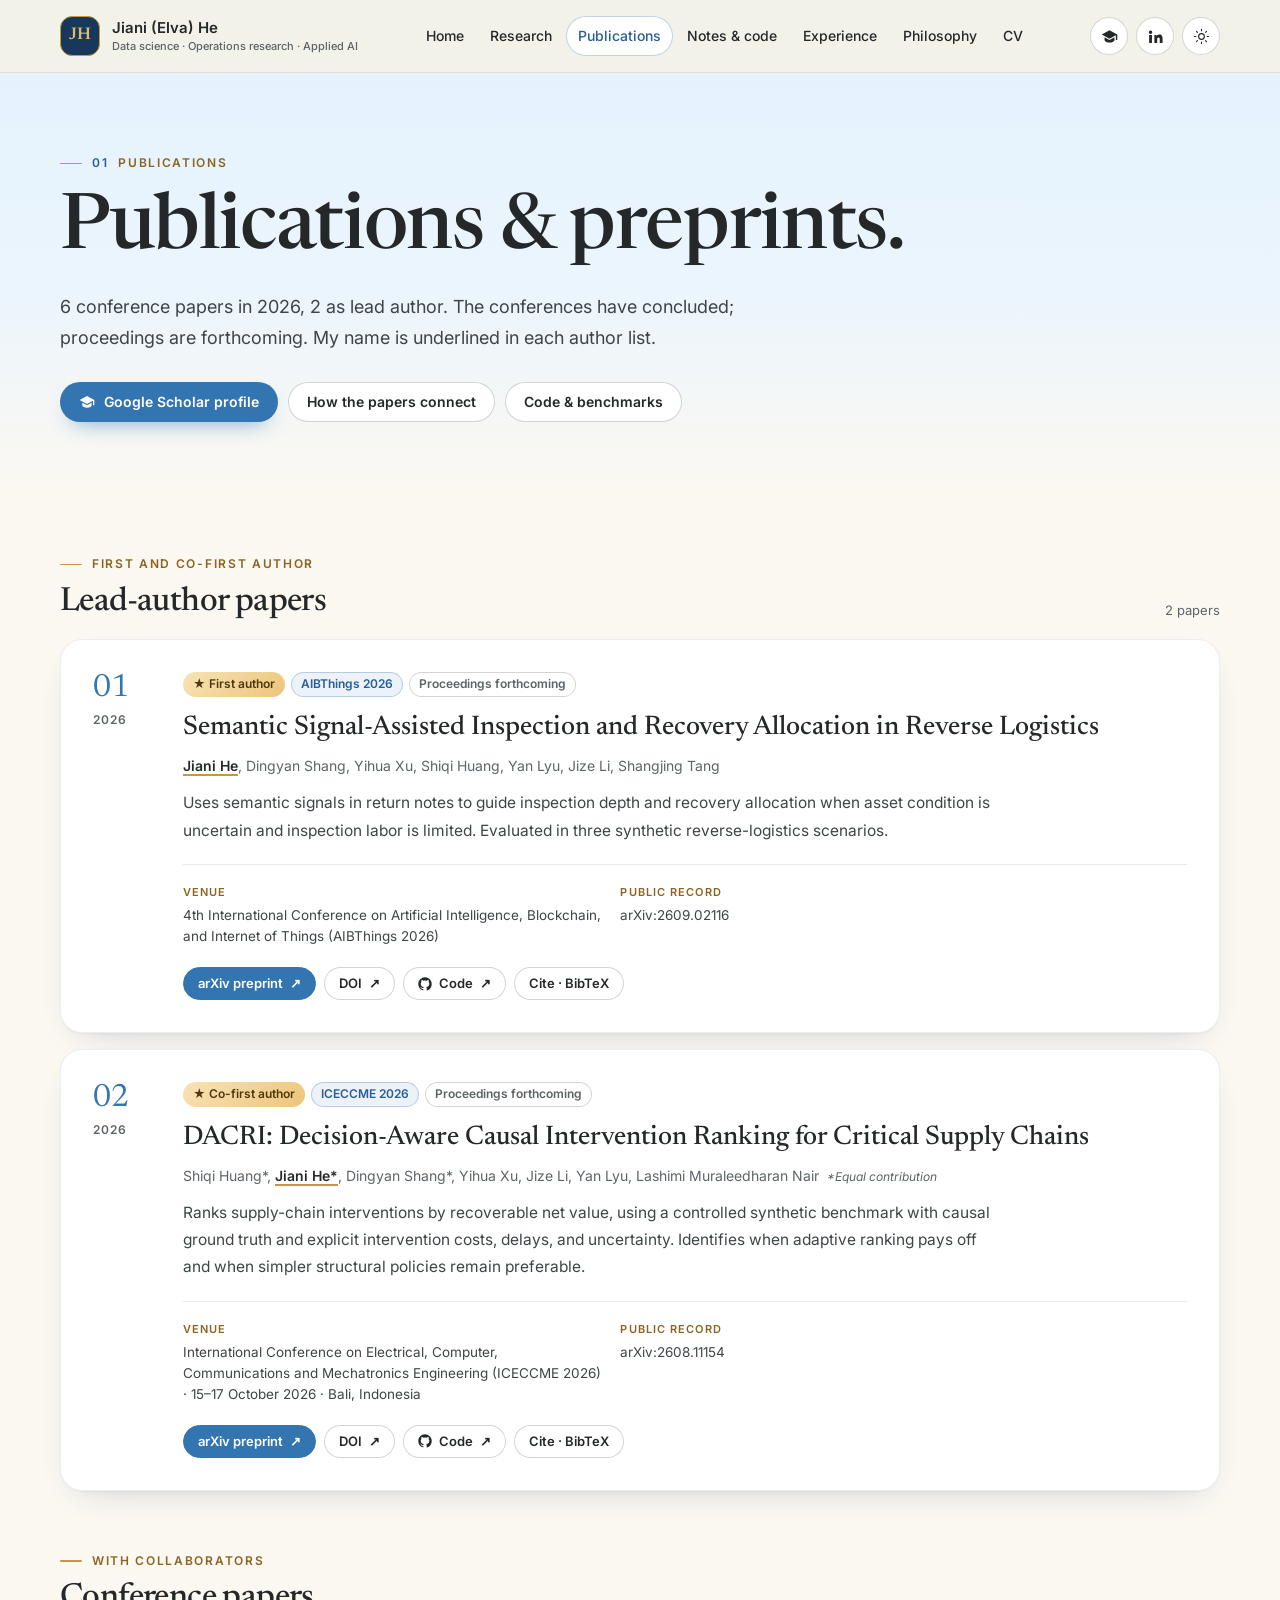
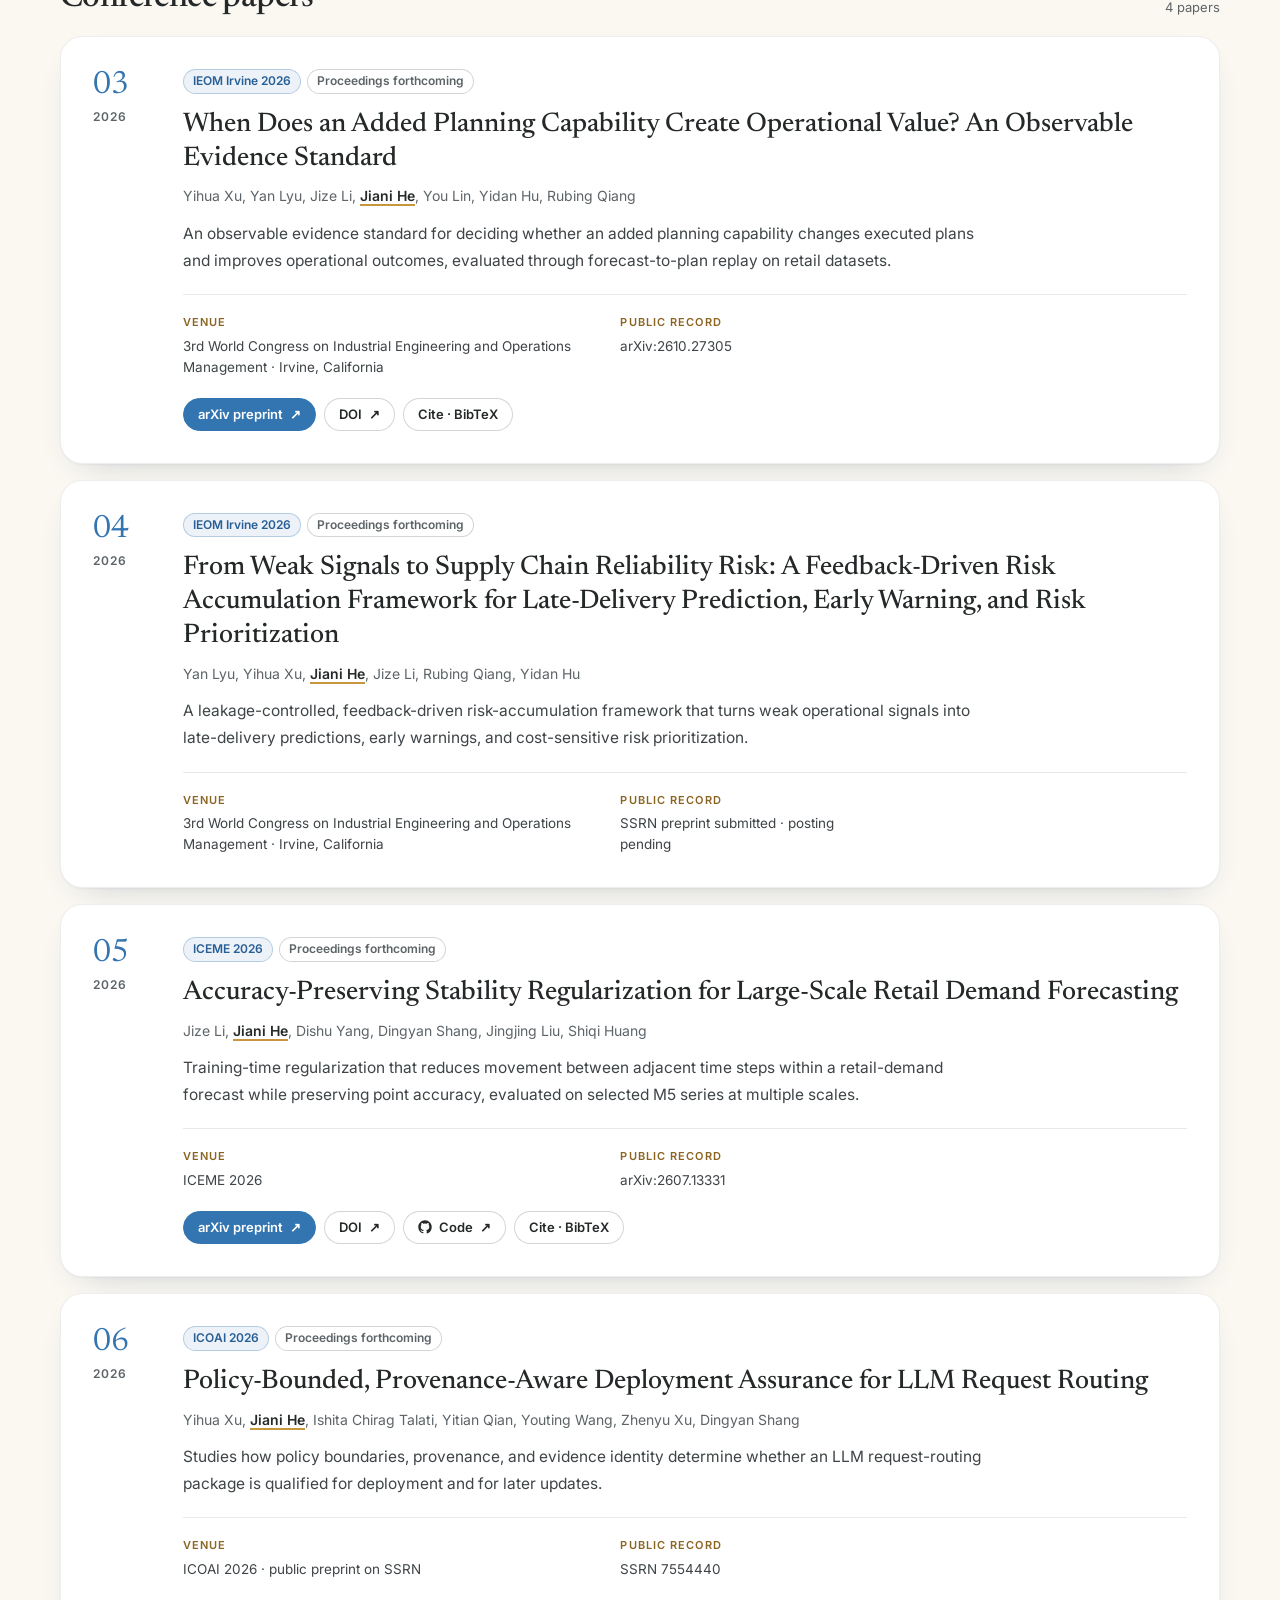
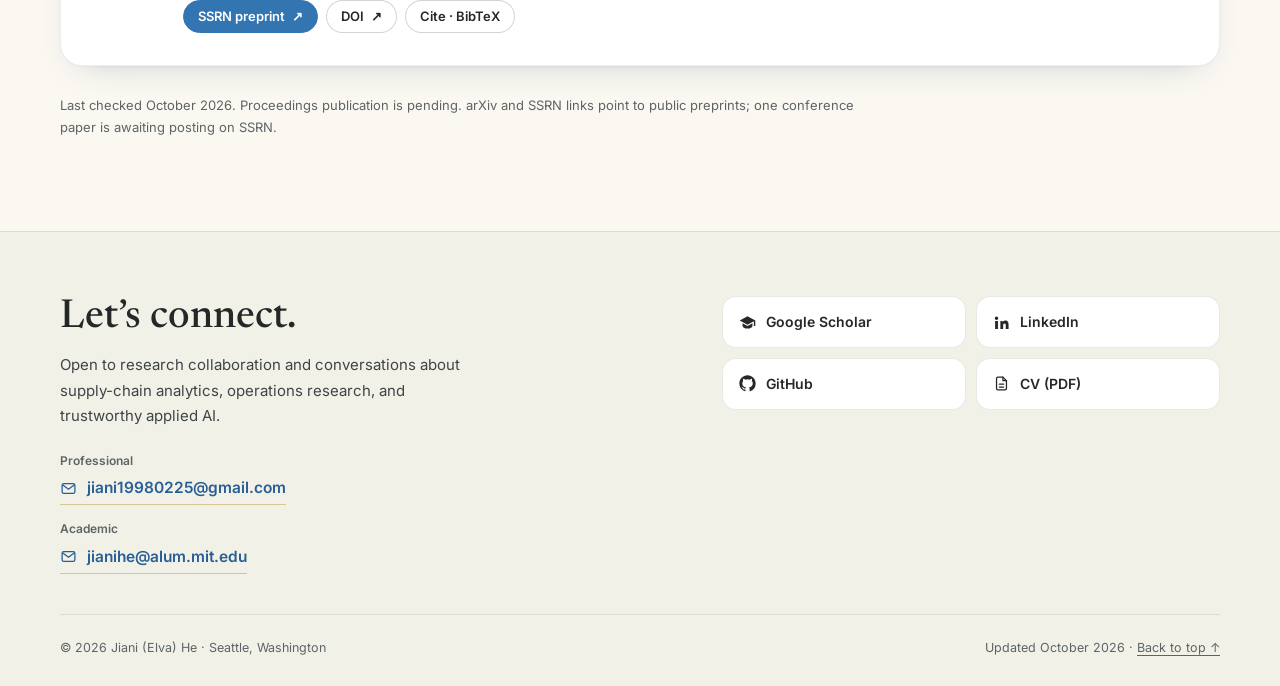
<file: publications.html>
<!doctype html>
<html lang="en" class="no-js"><head><meta charset="utf-8"><meta name="viewport" content="width=device-width,initial-scale=1"><title>Publications | Jiani (Elva) He</title><meta name="description" content="Publications and preprints by Jiani (Elva) He: 6 papers on demand forecasting, causal decision support, LLM deployment assurance, and reverse logistics, with code and BibTeX."><meta name="author" content="Jiani (Elva) He"><meta name="theme-color" content="#EBF5FD"><link rel="canonical" href="https://jiani19980225.github.io/publications.html"><meta property="og:type" content="profile"><meta property="og:site_name" content="Jiani (Elva) He"><meta property="og:title" content="Publications | Jiani (Elva) He"><meta property="og:description" content="Publications and preprints by Jiani (Elva) He: 6 papers on demand forecasting, causal decision support, LLM deployment assurance, and reverse logistics, with code and BibTeX."><meta property="og:url" content="https://jiani19980225.github.io/publications.html"><meta property="og:image" content="https://jiani19980225.github.io/assets/og-image.png"><meta property="og:image:width" content="1200"><meta property="og:image:height" content="630"><meta name="twitter:card" content="summary_large_image"><link rel="icon" href="assets/favicon.svg" type="image/svg+xml"><link rel="apple-touch-icon" href="assets/apple-touch-icon.png"><script>document.documentElement.classList.remove('no-js');try{const t=localStorage.getItem('jiani-theme');if(t==='dark'||t==='light')document.documentElement.dataset.theme=t;}catch(_){}</script><link rel="preconnect" href="https://fonts.googleapis.com"><link rel="preconnect" href="https://fonts.gstatic.com" crossorigin><link rel="stylesheet" href="https://fonts.googleapis.com/css2?family=Inter:wght@400;500;600;700&amp;family=Newsreader:ital,opsz,wght@0,6..72,400;0,6..72,500;0,6..72,600;1,6..72,400;1,6..72,500&amp;display=swap"><link rel="stylesheet" href="assets/styles.css"><script src="assets/site.js" defer></script><script type="application/ld+json">{"@context": "https://schema.org", "@type": "Person", "name": "Jiani (Elva) He", "url": "https://jiani19980225.github.io/", "email": ["mailto:jiani19980225@gmail.com", "mailto:jianihe@alum.mit.edu"], "jobTitle": "Data Science Consultant", "worksFor": {"@type": "Organization", "name": "Accenture"}, "address": {"@type": "PostalAddress", "addressLocality": "Seattle", "addressRegion": "WA"}, "sameAs": ["https://scholar.google.com/citations?user=QoV_NDIAAAAJ&hl=en", "https://www.linkedin.com/in/jianihe", "https://github.com/jiani19980225"], "image": "https://jiani19980225.github.io/assets/headshot.jpg", "knowsAbout": ["Demand forecasting", "Operations research", "Causal decision support", "Reverse logistics", "Supply-chain analytics", "Applied AI"], "alumniOf": [{"@type": "CollegeOrUniversity", "name": "Massachusetts Institute of Technology"}, {"@type": "CollegeOrUniversity", "name": "Purdue University"}]}</script></head><body><a class="skip" href="#main-content">Skip to main content</a>
<header class="site-header"><div class="wrap header-inner">
<a class="wordmark" href="index.html" aria-label="Jiani (Elva) He — home"><span class="monogram" aria-hidden="true">JH</span><span class="brand-name">Jiani (Elva) He<span class="brand-sub">Data science · Operations research · Applied AI</span></span></a>
<nav class="primary-nav" id="primary-navigation" aria-label="Primary"><a href="index.html">Home</a><a href="research.html">Research</a><a href="publications.html" aria-current="page">Publications</a><a href="notes.html">Notes &amp; code</a><a href="experience.html">Experience</a><a href="philosophy.html">Philosophy</a><a href="cv.html">CV</a></nav>
<div class="header-tools"><a href="https://scholar.google.com/citations?user=QoV_NDIAAAAJ&amp;hl=en" class="icon-btn" target="_blank" rel="noopener noreferrer"><svg viewBox="0 0 24 24" fill="currentColor" aria-hidden="true"><path d="M12 3 1 9l11 6 9-4.91V17h2V9L12 3Z"/><path d="M5 13.18v3.6C5 18.6 8.13 20.5 12 20.5s7-1.9 7-3.72v-3.6L12 17l-7-3.82Z"/></svg><span class="sr-only">Google Scholar</span><span class="sr-only"> (opens in a new tab)</span></a><a href="https://www.linkedin.com/in/jianihe" class="icon-btn" target="_blank" rel="noopener noreferrer"><svg viewBox="0 0 24 24" fill="currentColor" aria-hidden="true"><path d="M4.98 3.5a2.5 2.5 0 1 1 0 5 2.5 2.5 0 0 1 0-5ZM3 9.75h4V21H3V9.75Zm6.5 0h3.83v1.54h.06c.53-1 1.84-2.06 3.79-2.06 4.05 0 4.8 2.67 4.8 6.13V21h-4v-4.98c0-1.19-.02-2.72-1.66-2.72-1.66 0-1.92 1.3-1.92 2.63V21h-4V9.75Z"/></svg><span class="sr-only">LinkedIn</span><span class="sr-only"> (opens in a new tab)</span></a><button class="icon-btn theme-toggle" aria-label="Switch to dark theme" aria-pressed="false"><svg viewBox="0 0 24 24" fill="none" stroke="currentColor" stroke-width="1.6" stroke-linecap="round" aria-hidden="true"><circle cx="12" cy="12" r="4"/><path d="M12 2v2m0 16v2M2 12h2m16 0h2M4.9 4.9l1.4 1.4m11.4 11.4 1.4 1.4m0-14.2-1.4 1.4M6.3 17.7l-1.4 1.4"/></svg></button><button class="icon-btn menu-toggle" aria-expanded="false" aria-controls="primary-navigation" aria-label="Open menu"><span class="bars" aria-hidden="true"></span></button></div>
</div></header><main id="main-content" tabindex="-1"><section class="band band-hero"><div class="wrap page-hero"><p class="eyebrow"><span class=num>01</span>Publications</p><h1>Publications &amp; preprints.</h1><p class="lead">6 conference papers in 2026, 2 as lead author. The conferences have concluded; proceedings are forthcoming. My name is underlined in each author list.</p><div class="hero-buttons"><a href="https://scholar.google.com/citations?user=QoV_NDIAAAAJ&amp;hl=en" class="btn btn-primary" target="_blank" rel="noopener noreferrer"><svg viewBox="0 0 24 24" fill="currentColor" aria-hidden="true"><path d="M12 3 1 9l11 6 9-4.91V17h2V9L12 3Z"/><path d="M5 13.18v3.6C5 18.6 8.13 20.5 12 20.5s7-1.9 7-3.72v-3.6L12 17l-7-3.82Z"/></svg>Google Scholar profile<span class="sr-only"> (opens in a new tab)</span></a><a class="btn btn-soft" href="research.html">How the papers connect</a><a class="btn btn-soft" href="notes.html#code">Code &amp; benchmarks</a></div></div></section>
<section class="band band-flush" aria-label="Papers"><div class="wrap"><section class="pub-group" aria-labelledby="group-first"><div class="group-head"><div><p class="eyebrow">First and co-first author</p><h2 id="group-first">Lead-author papers</h2></div><span class="group-count">2 papers</span></div><div class="pub-stack"><article class="card pub" id="ssads" data-stream="recover"><div class="pub-index"><span class="pub-num">01</span><span class="pub-year">2026</span></div><div class="pub-body"><div class="badges"><span class="badge badge-first">★ First author</span><span class="badge badge-accepted">AIBThings 2026</span><span class="badge badge-note">Proceedings forthcoming</span></div><h3><a href="https://arxiv.org/abs/2609.02116" class="" target="_blank" rel="noopener noreferrer">Semantic Signal-Assisted Inspection and Recovery Allocation in Reverse Logistics<span class="sr-only"> (opens in a new tab)</span></a></h3><p class="authors"><strong class="me">Jiani He</strong>, Dingyan Shang, Yihua Xu, Shiqi Huang, Yan Lyu, Jize Li, Shangjing Tang</p><p class="pub-summary">Uses semantic signals in return notes to guide inspection depth and recovery allocation when asset condition is uncertain and inspection labor is limited. Evaluated in three synthetic reverse-logistics scenarios.</p><dl class="pub-meta"><div><dt>Venue</dt><dd>4th International Conference on Artificial Intelligence, Blockchain, and Internet of Things (AIBThings 2026)</dd></div><div><dt>Public record</dt><dd>arXiv:2609.02116</dd></div></dl><div class="pub-links"><a href="https://arxiv.org/abs/2609.02116" class="primary" target="_blank" rel="noopener noreferrer">arXiv preprint <span class="arrow" aria-hidden="true">↗</span><span class="sr-only"> (opens in a new tab)</span></a><a href="https://doi.org/10.48550/arXiv.2609.02116" class="" target="_blank" rel="noopener noreferrer">DOI <span class="arrow" aria-hidden="true">↗</span><span class="sr-only"> (opens in a new tab)</span></a><a href="https://github.com/jiani19980225/ssads-reverse-logistics" class="" target="_blank" rel="noopener noreferrer"><svg viewBox="0 0 24 24" fill="currentColor" aria-hidden="true"><path d="M12 .5C5.65.5.5 5.65.5 12a11.5 11.5 0 0 0 7.86 10.92c.58.1.79-.25.79-.56v-2c-3.2.7-3.87-1.37-3.87-1.37-.53-1.33-1.28-1.69-1.28-1.69-1.05-.72.08-.7.08-.7 1.16.08 1.77 1.19 1.77 1.19 1.03 1.77 2.7 1.26 3.36.96.1-.75.4-1.26.73-1.55-2.55-.29-5.24-1.28-5.24-5.68 0-1.26.45-2.28 1.19-3.09-.12-.29-.52-1.46.11-3.05 0 0 .97-.31 3.17 1.18a11 11 0 0 1 5.77 0c2.2-1.49 3.17-1.18 3.17-1.18.63 1.59.23 2.76.11 3.05.74.81 1.19 1.83 1.19 3.09 0 4.41-2.69 5.39-5.25 5.67.41.36.78 1.06.78 2.14v3.17c0 .31.21.67.8.56A11.5 11.5 0 0 0 23.5 12C23.5 5.65 18.35.5 12 .5Z"/></svg>Code <span class="arrow" aria-hidden="true">↗</span><span class="sr-only"> (opens in a new tab)</span></a><button class="cite-button" data-cite="ssads" aria-label="Cite Semantic Signal-Assisted Inspection and Recovery Allocation in Reverse Logistics">Cite · BibTeX</button></div></div></article><article class="card pub" id="dacri" data-stream="decide"><div class="pub-index"><span class="pub-num">02</span><span class="pub-year">2026</span></div><div class="pub-body"><div class="badges"><span class="badge badge-first">★ Co-first author</span><span class="badge badge-accepted">ICECCME 2026</span><span class="badge badge-note">Proceedings forthcoming</span></div><h3><a href="https://arxiv.org/abs/2608.11154" class="" target="_blank" rel="noopener noreferrer">DACRI: Decision-Aware Causal Intervention Ranking for Critical Supply Chains<span class="sr-only"> (opens in a new tab)</span></a></h3><p class="authors">Shiqi Huang*, <strong class="me">Jiani He*</strong>, Dingyan Shang*, Yihua Xu, Jize Li, Yan Lyu, Lashimi Muraleedharan Nair <span class="equal-note">*Equal contribution</span></p><p class="pub-summary">Ranks supply-chain interventions by recoverable net value, using a controlled synthetic benchmark with causal ground truth and explicit intervention costs, delays, and uncertainty. Identifies when adaptive ranking pays off and when simpler structural policies remain preferable.</p><dl class="pub-meta"><div><dt>Venue</dt><dd>International Conference on Electrical, Computer, Communications and Mechatronics Engineering (ICECCME 2026) · 15–17 October 2026 · Bali, Indonesia</dd></div><div><dt>Public record</dt><dd>arXiv:2608.11154</dd></div></dl><div class="pub-links"><a href="https://arxiv.org/abs/2608.11154" class="primary" target="_blank" rel="noopener noreferrer">arXiv preprint <span class="arrow" aria-hidden="true">↗</span><span class="sr-only"> (opens in a new tab)</span></a><a href="https://doi.org/10.48550/arXiv.2608.11154" class="" target="_blank" rel="noopener noreferrer">DOI <span class="arrow" aria-hidden="true">↗</span><span class="sr-only"> (opens in a new tab)</span></a><a href="https://github.com/jiani19980225/dacri-criticalscm-bench" class="" target="_blank" rel="noopener noreferrer"><svg viewBox="0 0 24 24" fill="currentColor" aria-hidden="true"><path d="M12 .5C5.65.5.5 5.65.5 12a11.5 11.5 0 0 0 7.86 10.92c.58.1.79-.25.79-.56v-2c-3.2.7-3.87-1.37-3.87-1.37-.53-1.33-1.28-1.69-1.28-1.69-1.05-.72.08-.7.08-.7 1.16.08 1.77 1.19 1.77 1.19 1.03 1.77 2.7 1.26 3.36.96.1-.75.4-1.26.73-1.55-2.55-.29-5.24-1.28-5.24-5.68 0-1.26.45-2.28 1.19-3.09-.12-.29-.52-1.46.11-3.05 0 0 .97-.31 3.17 1.18a11 11 0 0 1 5.77 0c2.2-1.49 3.17-1.18 3.17-1.18.63 1.59.23 2.76.11 3.05.74.81 1.19 1.83 1.19 3.09 0 4.41-2.69 5.39-5.25 5.67.41.36.78 1.06.78 2.14v3.17c0 .31.21.67.8.56A11.5 11.5 0 0 0 23.5 12C23.5 5.65 18.35.5 12 .5Z"/></svg>Code <span class="arrow" aria-hidden="true">↗</span><span class="sr-only"> (opens in a new tab)</span></a><button class="cite-button" data-cite="dacri" aria-label="Cite DACRI: Decision-Aware Causal Intervention Ranking for Critical Supply Chains">Cite · BibTeX</button></div></div></article></div></section><section class="pub-group" aria-labelledby="group-accepted"><div class="group-head"><div><p class="eyebrow">With collaborators</p><h2 id="group-accepted">Conference papers</h2></div><span class="group-count">4 papers</span></div><div class="pub-stack"><article class="card pub" id="planning" data-stream="forecast"><div class="pub-index"><span class="pub-num">03</span><span class="pub-year">2026</span></div><div class="pub-body"><div class="badges"><span class="badge badge-accepted">IEOM Irvine 2026</span><span class="badge badge-note">Proceedings forthcoming</span></div><h3><a href="https://arxiv.org/abs/2610.27305" class="" target="_blank" rel="noopener noreferrer">When Does an Added Planning Capability Create Operational Value? An Observable Evidence Standard<span class="sr-only"> (opens in a new tab)</span></a></h3><p class="authors">Yihua Xu, Yan Lyu, Jize Li, <strong class="me">Jiani He</strong>, You Lin, Yidan Hu, Rubing Qiang</p><p class="pub-summary">An observable evidence standard for deciding whether an added planning capability changes executed plans and improves operational outcomes, evaluated through forecast-to-plan replay on retail datasets.</p><dl class="pub-meta"><div><dt>Venue</dt><dd>3rd World Congress on Industrial Engineering and Operations Management · Irvine, California</dd></div><div><dt>Public record</dt><dd>arXiv:2610.27305</dd></div></dl><div class="pub-links"><a href="https://arxiv.org/abs/2610.27305" class="primary" target="_blank" rel="noopener noreferrer">arXiv preprint <span class="arrow" aria-hidden="true">↗</span><span class="sr-only"> (opens in a new tab)</span></a><a href="https://doi.org/10.48550/arXiv.2610.27305" class="" target="_blank" rel="noopener noreferrer">DOI <span class="arrow" aria-hidden="true">↗</span><span class="sr-only"> (opens in a new tab)</span></a><button class="cite-button" data-cite="planning" aria-label="Cite When Does an Added Planning Capability Create Operational Value? An Observable Evidence Standard">Cite · BibTeX</button></div></div></article><article class="card pub" id="late-delivery" data-stream="forecast"><div class="pub-index"><span class="pub-num">04</span><span class="pub-year">2026</span></div><div class="pub-body"><div class="badges"><span class="badge badge-accepted">IEOM Irvine 2026</span><span class="badge badge-note">Proceedings forthcoming</span></div><h3>From Weak Signals to Supply Chain Reliability Risk: A Feedback-Driven Risk Accumulation Framework for Late-Delivery Prediction, Early Warning, and Risk Prioritization</h3><p class="authors">Yan Lyu, Yihua Xu, <strong class="me">Jiani He</strong>, Jize Li, Rubing Qiang, Yidan Hu</p><p class="pub-summary">A leakage-controlled, feedback-driven risk-accumulation framework that turns weak operational signals into late-delivery predictions, early warnings, and cost-sensitive risk prioritization.</p><dl class="pub-meta"><div><dt>Venue</dt><dd>3rd World Congress on Industrial Engineering and Operations Management · Irvine, California</dd></div><div><dt>Public record</dt><dd>SSRN preprint submitted · posting pending</dd></div></dl></div></article><article class="card pub" id="forecasting" data-stream="forecast"><div class="pub-index"><span class="pub-num">05</span><span class="pub-year">2026</span></div><div class="pub-body"><div class="badges"><span class="badge badge-accepted">ICEME 2026</span><span class="badge badge-note">Proceedings forthcoming</span></div><h3><a href="https://arxiv.org/abs/2607.13331" class="" target="_blank" rel="noopener noreferrer">Accuracy-Preserving Stability Regularization for Large-Scale Retail Demand Forecasting<span class="sr-only"> (opens in a new tab)</span></a></h3><p class="authors">Jize Li, <strong class="me">Jiani He</strong>, Dishu Yang, Dingyan Shang, Jingjing Liu, Shiqi Huang</p><p class="pub-summary">Training-time regularization that reduces movement between adjacent time steps within a retail-demand forecast while preserving point accuracy, evaluated on selected M5 series at multiple scales.</p><dl class="pub-meta"><div><dt>Venue</dt><dd>ICEME 2026</dd></div><div><dt>Public record</dt><dd>arXiv:2607.13331</dd></div></dl><div class="pub-links"><a href="https://arxiv.org/abs/2607.13331" class="primary" target="_blank" rel="noopener noreferrer">arXiv preprint <span class="arrow" aria-hidden="true">↗</span><span class="sr-only"> (opens in a new tab)</span></a><a href="https://doi.org/10.48550/arXiv.2607.13331" class="" target="_blank" rel="noopener noreferrer">DOI <span class="arrow" aria-hidden="true">↗</span><span class="sr-only"> (opens in a new tab)</span></a><a href="https://github.com/jizeli-hub/accuracy-preserving-stability-forecasting" class="" target="_blank" rel="noopener noreferrer"><svg viewBox="0 0 24 24" fill="currentColor" aria-hidden="true"><path d="M12 .5C5.65.5.5 5.65.5 12a11.5 11.5 0 0 0 7.86 10.92c.58.1.79-.25.79-.56v-2c-3.2.7-3.87-1.37-3.87-1.37-.53-1.33-1.28-1.69-1.28-1.69-1.05-.72.08-.7.08-.7 1.16.08 1.77 1.19 1.77 1.19 1.03 1.77 2.7 1.26 3.36.96.1-.75.4-1.26.73-1.55-2.55-.29-5.24-1.28-5.24-5.68 0-1.26.45-2.28 1.19-3.09-.12-.29-.52-1.46.11-3.05 0 0 .97-.31 3.17 1.18a11 11 0 0 1 5.77 0c2.2-1.49 3.17-1.18 3.17-1.18.63 1.59.23 2.76.11 3.05.74.81 1.19 1.83 1.19 3.09 0 4.41-2.69 5.39-5.25 5.67.41.36.78 1.06.78 2.14v3.17c0 .31.21.67.8.56A11.5 11.5 0 0 0 23.5 12C23.5 5.65 18.35.5 12 .5Z"/></svg>Code <span class="arrow" aria-hidden="true">↗</span><span class="sr-only"> (opens in a new tab)</span></a><button class="cite-button" data-cite="forecasting" aria-label="Cite Accuracy-Preserving Stability Regularization for Large-Scale Retail Demand Forecasting">Cite · BibTeX</button></div></div></article><article class="card pub" id="routing" data-stream="decide"><div class="pub-index"><span class="pub-num">06</span><span class="pub-year">2026</span></div><div class="pub-body"><div class="badges"><span class="badge badge-accepted">ICOAI 2026</span><span class="badge badge-note">Proceedings forthcoming</span></div><h3><a href="https://papers.ssrn.com/sol3/papers.cfm?abstract_id=7554440" class="" target="_blank" rel="noopener noreferrer">Policy-Bounded, Provenance-Aware Deployment Assurance for LLM Request Routing<span class="sr-only"> (opens in a new tab)</span></a></h3><p class="authors">Yihua Xu, <strong class="me">Jiani He</strong>, Ishita Chirag Talati, Yitian Qian, Youting Wang, Zhenyu Xu, Dingyan Shang</p><p class="pub-summary">Studies how policy boundaries, provenance, and evidence identity determine whether an LLM request-routing package is qualified for deployment and for later updates.</p><dl class="pub-meta"><div><dt>Venue</dt><dd>ICOAI 2026 · public preprint on SSRN</dd></div><div><dt>Public record</dt><dd>SSRN 7554440</dd></div></dl><div class="pub-links"><a href="https://papers.ssrn.com/sol3/papers.cfm?abstract_id=7554440" class="primary" target="_blank" rel="noopener noreferrer">SSRN preprint <span class="arrow" aria-hidden="true">↗</span><span class="sr-only"> (opens in a new tab)</span></a><a href="https://doi.org/10.2139/ssrn.7554440" class="" target="_blank" rel="noopener noreferrer">DOI <span class="arrow" aria-hidden="true">↗</span><span class="sr-only"> (opens in a new tab)</span></a><button class="cite-button" data-cite="routing" aria-label="Cite Policy-Bounded, Provenance-Aware Deployment Assurance for LLM Request Routing">Cite · BibTeX</button></div></div></article></div></section><p class="small-note">Last checked October 2026. Proceedings publication is pending. arXiv and SSRN links point to public preprints; one conference paper is awaiting posting on SSRN.</p></div></section></main><footer class="site-footer" id="contact"><div class="wrap"><div class="footer-card"><div><p class="footer-title">Let’s connect.</p><p class="footer-description">Open to research collaboration and conversations about supply-chain analytics, operations research, and trustworthy applied AI.</p><dl class="footer-contacts"><div><dt>Professional</dt><dd><a class="footer-email" href="mailto:jiani19980225@gmail.com"><svg viewBox="0 0 24 24" fill="none" stroke="currentColor" stroke-width="1.8" stroke-linecap="round" stroke-linejoin="round" aria-hidden="true"><rect x="3" y="5" width="18" height="14" rx="2.5"/><path d="m4 7 8 6 8-6"/></svg>jiani19980225@gmail.com</a></dd></div><div><dt>Academic</dt><dd><a class="footer-email" href="mailto:jianihe@alum.mit.edu"><svg viewBox="0 0 24 24" fill="none" stroke="currentColor" stroke-width="1.8" stroke-linecap="round" stroke-linejoin="round" aria-hidden="true"><rect x="3" y="5" width="18" height="14" rx="2.5"/><path d="m4 7 8 6 8-6"/></svg>jianihe@alum.mit.edu</a></dd></div></dl></div><nav class="footer-links" aria-label="Profiles"><a href="https://scholar.google.com/citations?user=QoV_NDIAAAAJ&amp;hl=en" class="" target="_blank" rel="noopener noreferrer"><svg viewBox="0 0 24 24" fill="currentColor" aria-hidden="true"><path d="M12 3 1 9l11 6 9-4.91V17h2V9L12 3Z"/><path d="M5 13.18v3.6C5 18.6 8.13 20.5 12 20.5s7-1.9 7-3.72v-3.6L12 17l-7-3.82Z"/></svg>Google Scholar<span class="sr-only"> (opens in a new tab)</span></a><a href="https://www.linkedin.com/in/jianihe" class="" target="_blank" rel="noopener noreferrer"><svg viewBox="0 0 24 24" fill="currentColor" aria-hidden="true"><path d="M4.98 3.5a2.5 2.5 0 1 1 0 5 2.5 2.5 0 0 1 0-5ZM3 9.75h4V21H3V9.75Zm6.5 0h3.83v1.54h.06c.53-1 1.84-2.06 3.79-2.06 4.05 0 4.8 2.67 4.8 6.13V21h-4v-4.98c0-1.19-.02-2.72-1.66-2.72-1.66 0-1.92 1.3-1.92 2.63V21h-4V9.75Z"/></svg>LinkedIn<span class="sr-only"> (opens in a new tab)</span></a><a href="https://github.com/jiani19980225" class="" target="_blank" rel="noopener noreferrer"><svg viewBox="0 0 24 24" fill="currentColor" aria-hidden="true"><path d="M12 .5C5.65.5.5 5.65.5 12a11.5 11.5 0 0 0 7.86 10.92c.58.1.79-.25.79-.56v-2c-3.2.7-3.87-1.37-3.87-1.37-.53-1.33-1.28-1.69-1.28-1.69-1.05-.72.08-.7.08-.7 1.16.08 1.77 1.19 1.77 1.19 1.03 1.77 2.7 1.26 3.36.96.1-.75.4-1.26.73-1.55-2.55-.29-5.24-1.28-5.24-5.68 0-1.26.45-2.28 1.19-3.09-.12-.29-.52-1.46.11-3.05 0 0 .97-.31 3.17 1.18a11 11 0 0 1 5.77 0c2.2-1.49 3.17-1.18 3.17-1.18.63 1.59.23 2.76.11 3.05.74.81 1.19 1.83 1.19 3.09 0 4.41-2.69 5.39-5.25 5.67.41.36.78 1.06.78 2.14v3.17c0 .31.21.67.8.56A11.5 11.5 0 0 0 23.5 12C23.5 5.65 18.35.5 12 .5Z"/></svg>GitHub<span class="sr-only"> (opens in a new tab)</span></a><a href="assets/Jiani_He_CV.pdf" download><svg viewBox="0 0 24 24" fill="none" stroke="currentColor" stroke-width="1.8" stroke-linecap="round" stroke-linejoin="round" aria-hidden="true"><path d="M14 3H7a2 2 0 0 0-2 2v14a2 2 0 0 0 2 2h10a2 2 0 0 0 2-2V8l-5-5Z"/><path d="M14 3v5h5M9 13h6M9 17h6"/></svg>CV (PDF)</a></nav></div><div class="footer-bottom"><span>© 2026 Jiani (Elva) He · Seattle, Washington</span><span>Updated October 2026 · <a href="#main-content">Back to top ↑</a></span></div></div></footer><dialog class="citation-dialog" aria-labelledby="citation-title"><div class="dialog-top"><h2 id="citation-title">BibTeX citation</h2><button class="dialog-close" autofocus>Close</button></div><pre tabindex="0"></pre><button class="btn btn-primary copy-citation"><svg viewBox="0 0 24 24" fill="none" stroke="currentColor" stroke-width="1.8" stroke-linecap="round" stroke-linejoin="round" aria-hidden="true"><rect x="9" y="9" width="12" height="12" rx="2.5"/><path d="M5 15H4.5A1.5 1.5 0 0 1 3 13.5v-9A1.5 1.5 0 0 1 4.5 3h9A1.5 1.5 0 0 1 15 4.5V5"/></svg>Copy citation</button><p class="copy-status" role="status"></p></dialog><script type="application/json" id="citation-data">{"ssads": "@misc{he2026semantic,\n  title={Semantic Signal-Assisted Inspection and Recovery Allocation in Reverse Logistics},\n  author={He, Jiani and Shang, Dingyan and Xu, Yihua and Huang, Shiqi and Lyu, Yan and Li, Jize and Tang, Shangjing},\n  year={2026},\n  eprint={2609.02116},\n  archivePrefix={arXiv},\n  doi={10.48550/arXiv.2609.02116},\n  url={https://arxiv.org/abs/2609.02116}\n}", "dacri": "@misc{huang2026dacri,\n  title={DACRI: Decision-Aware Causal Intervention Ranking for Critical Supply Chains},\n  author={Huang, Shiqi and He, Jiani and Shang, Dingyan and Xu, Yihua and Li, Jize and Lyu, Yan and Nair, Lashimi Muraleedharan},\n  year={2026},\n  eprint={2608.11154},\n  archivePrefix={arXiv},\n  doi={10.48550/arXiv.2608.11154},\n  url={https://arxiv.org/abs/2608.11154}\n}", "planning": "@misc{xu2026planning,\n  title={When Does an Added Planning Capability Create Operational Value? An Observable Evidence Standard},\n  author={Xu, Yihua and Lyu, Yan and Li, Jize and He, Jiani and Lin, You and Hu, Yidan and Qiang, Rubing},\n  year={2026},\n  eprint={2610.27305},\n  archivePrefix={arXiv},\n  doi={10.48550/arXiv.2610.27305},\n  url={https://arxiv.org/abs/2610.27305}\n}", "forecasting": "@misc{li2026stability,\n  title={Accuracy-Preserving Stability Regularization for Large-Scale Retail Demand Forecasting},\n  author={Li, Jize and He, Jiani and Yang, Dishu and Shang, Dingyan and Liu, Jingjing and Huang, Shiqi},\n  year={2026},\n  eprint={2607.13331},\n  archivePrefix={arXiv},\n  doi={10.48550/arXiv.2607.13331},\n  url={https://arxiv.org/abs/2607.13331}\n}", "routing": "@misc{xu2026routing,\n  title={Policy-Bounded, Provenance-Aware Deployment Assurance for LLM Request Routing},\n  author={Xu, Yihua and He, Jiani and Talati, Ishita Chirag and Qian, Yitian and Wang, Youting and Xu, Zhenyu and Shang, Dingyan},\n  year={2026},\n  publisher={SSRN},\n  doi={10.2139/ssrn.7554440},\n  url={https://papers.ssrn.com/sol3/papers.cfm?abstract_id=7554440}\n}"}</script></body></html>
</file>
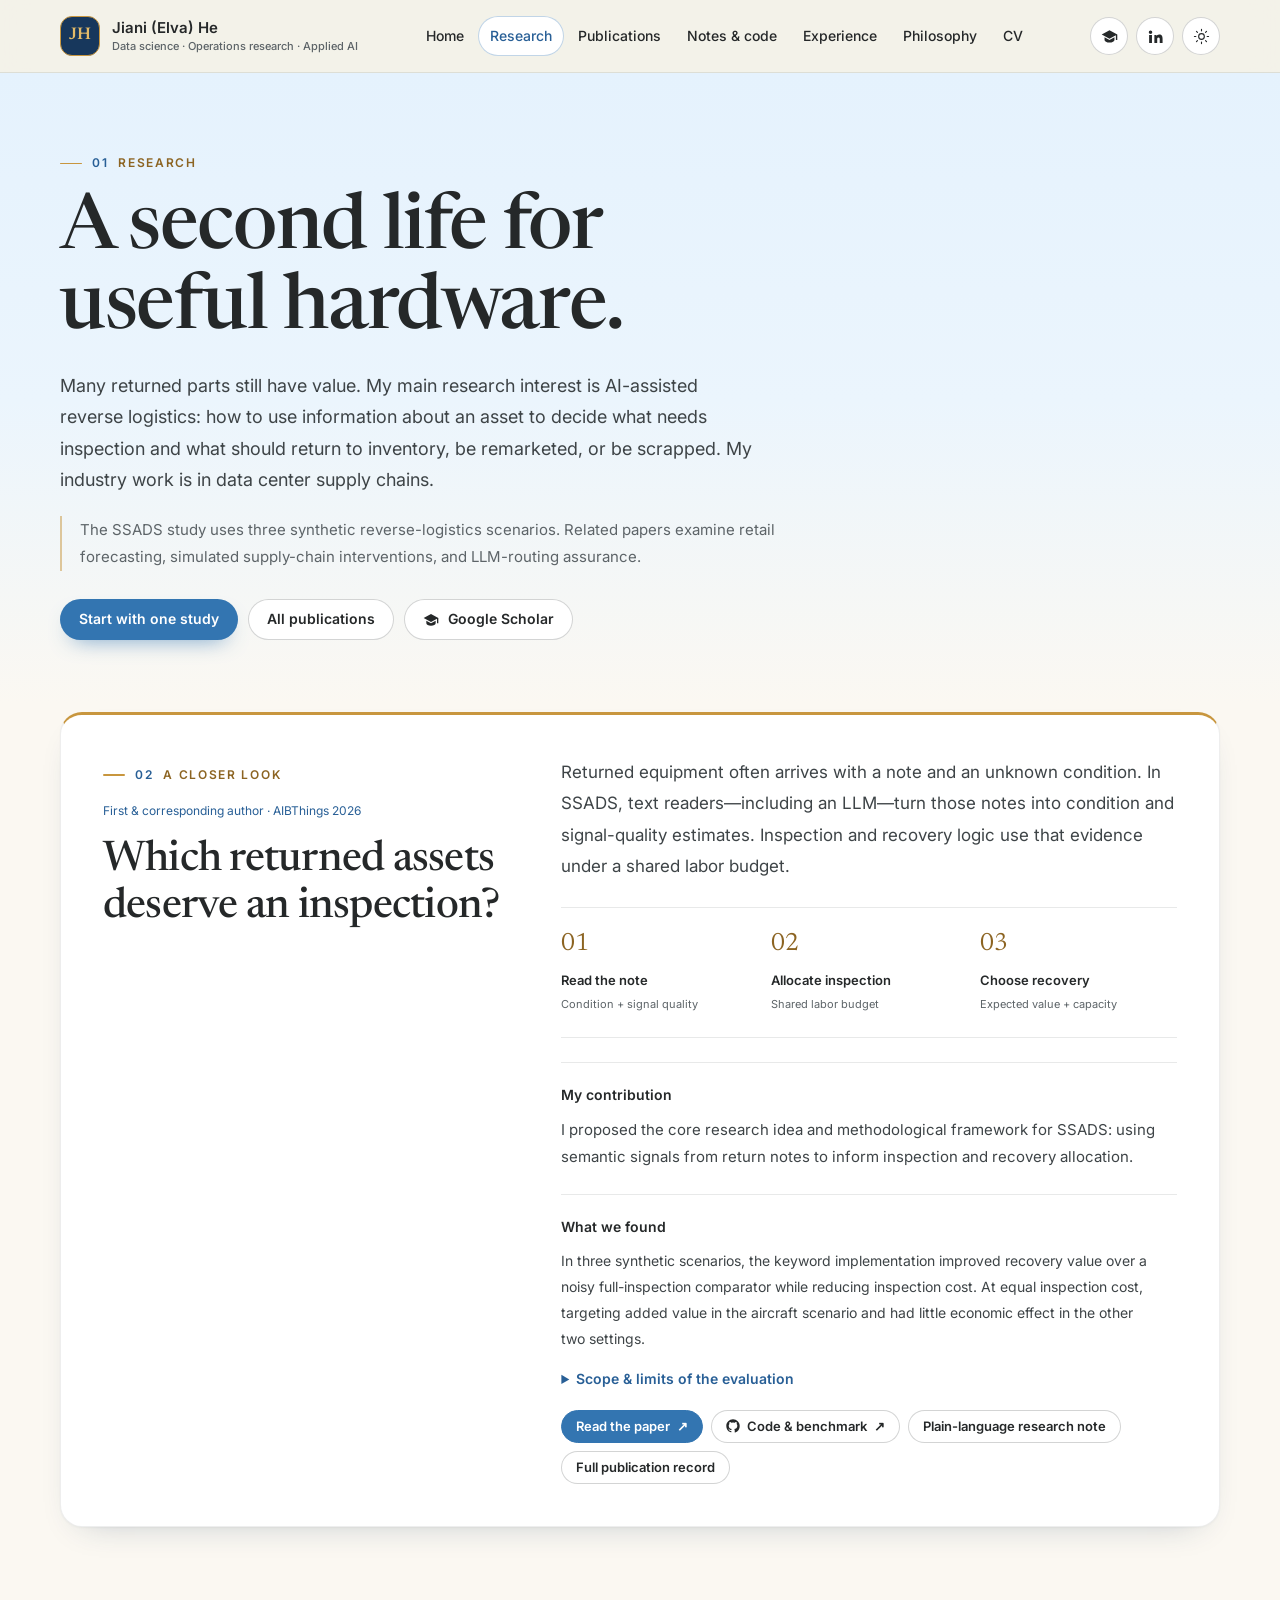
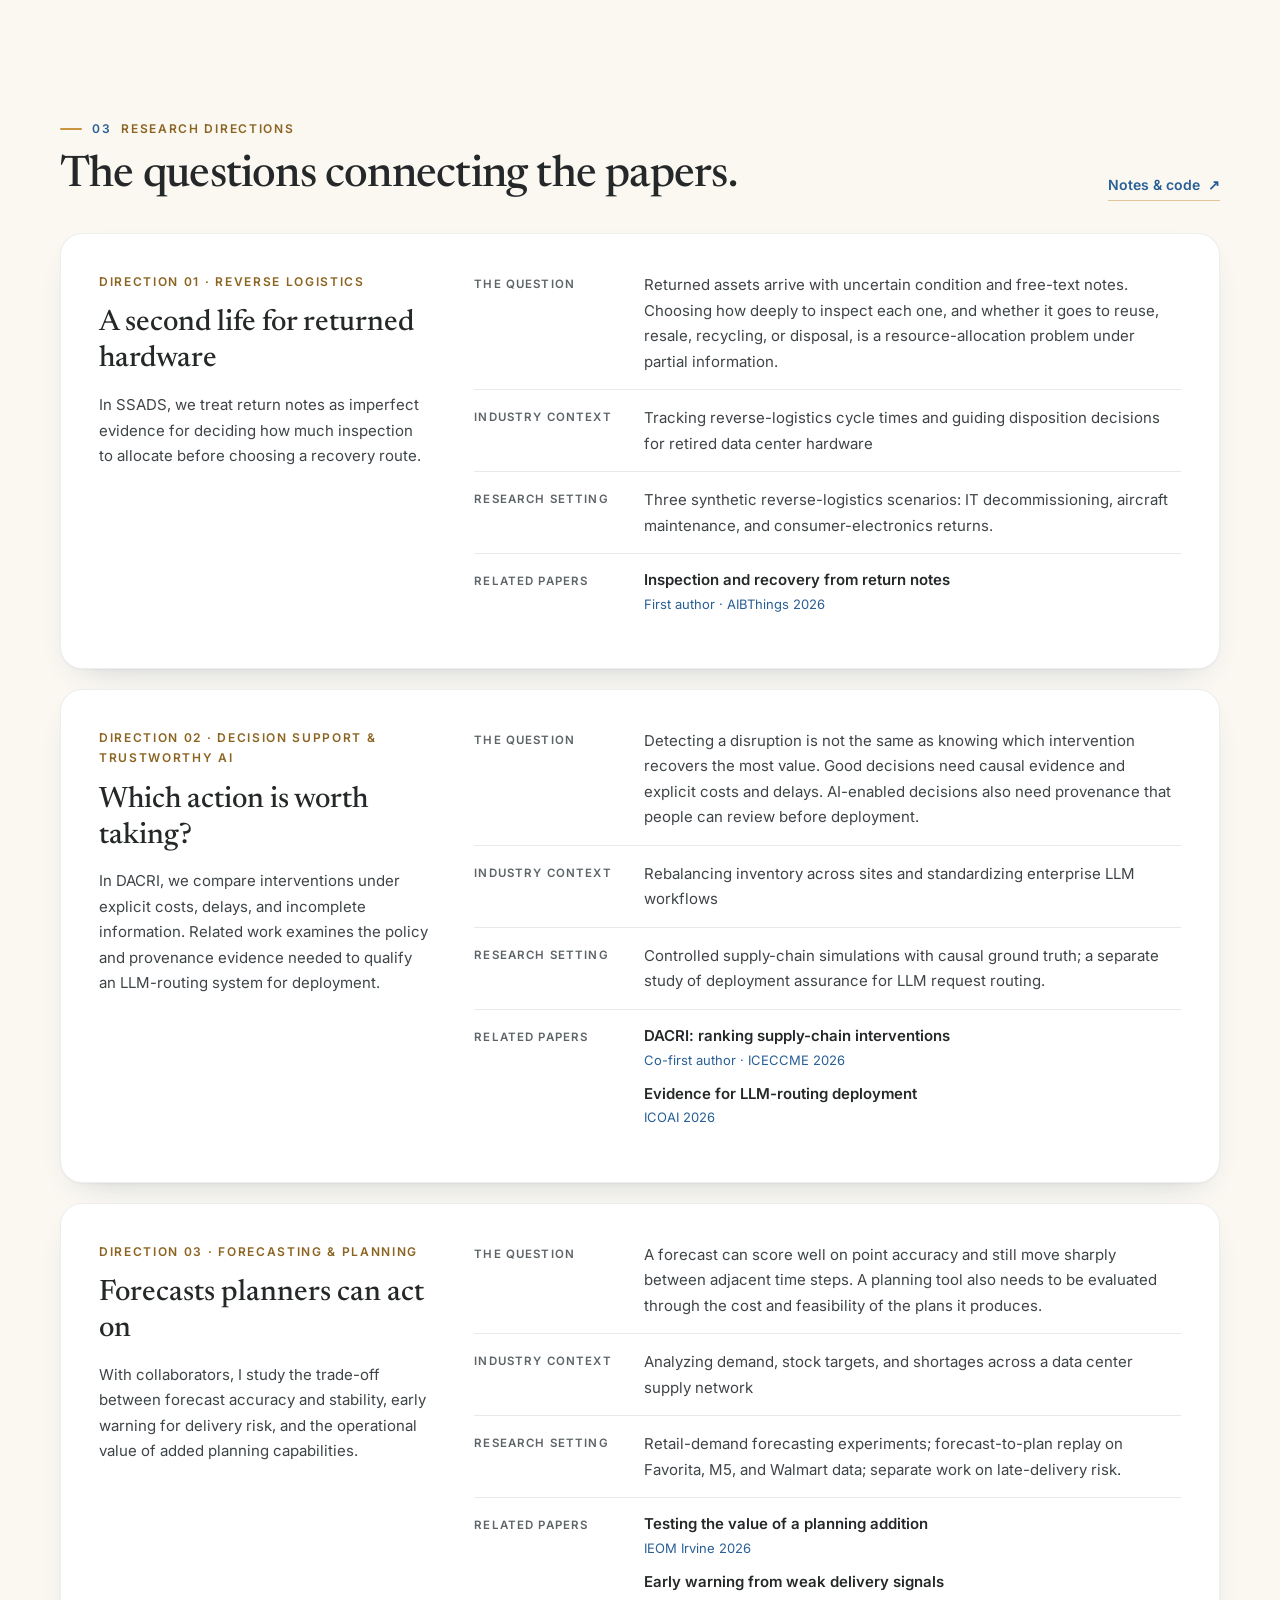
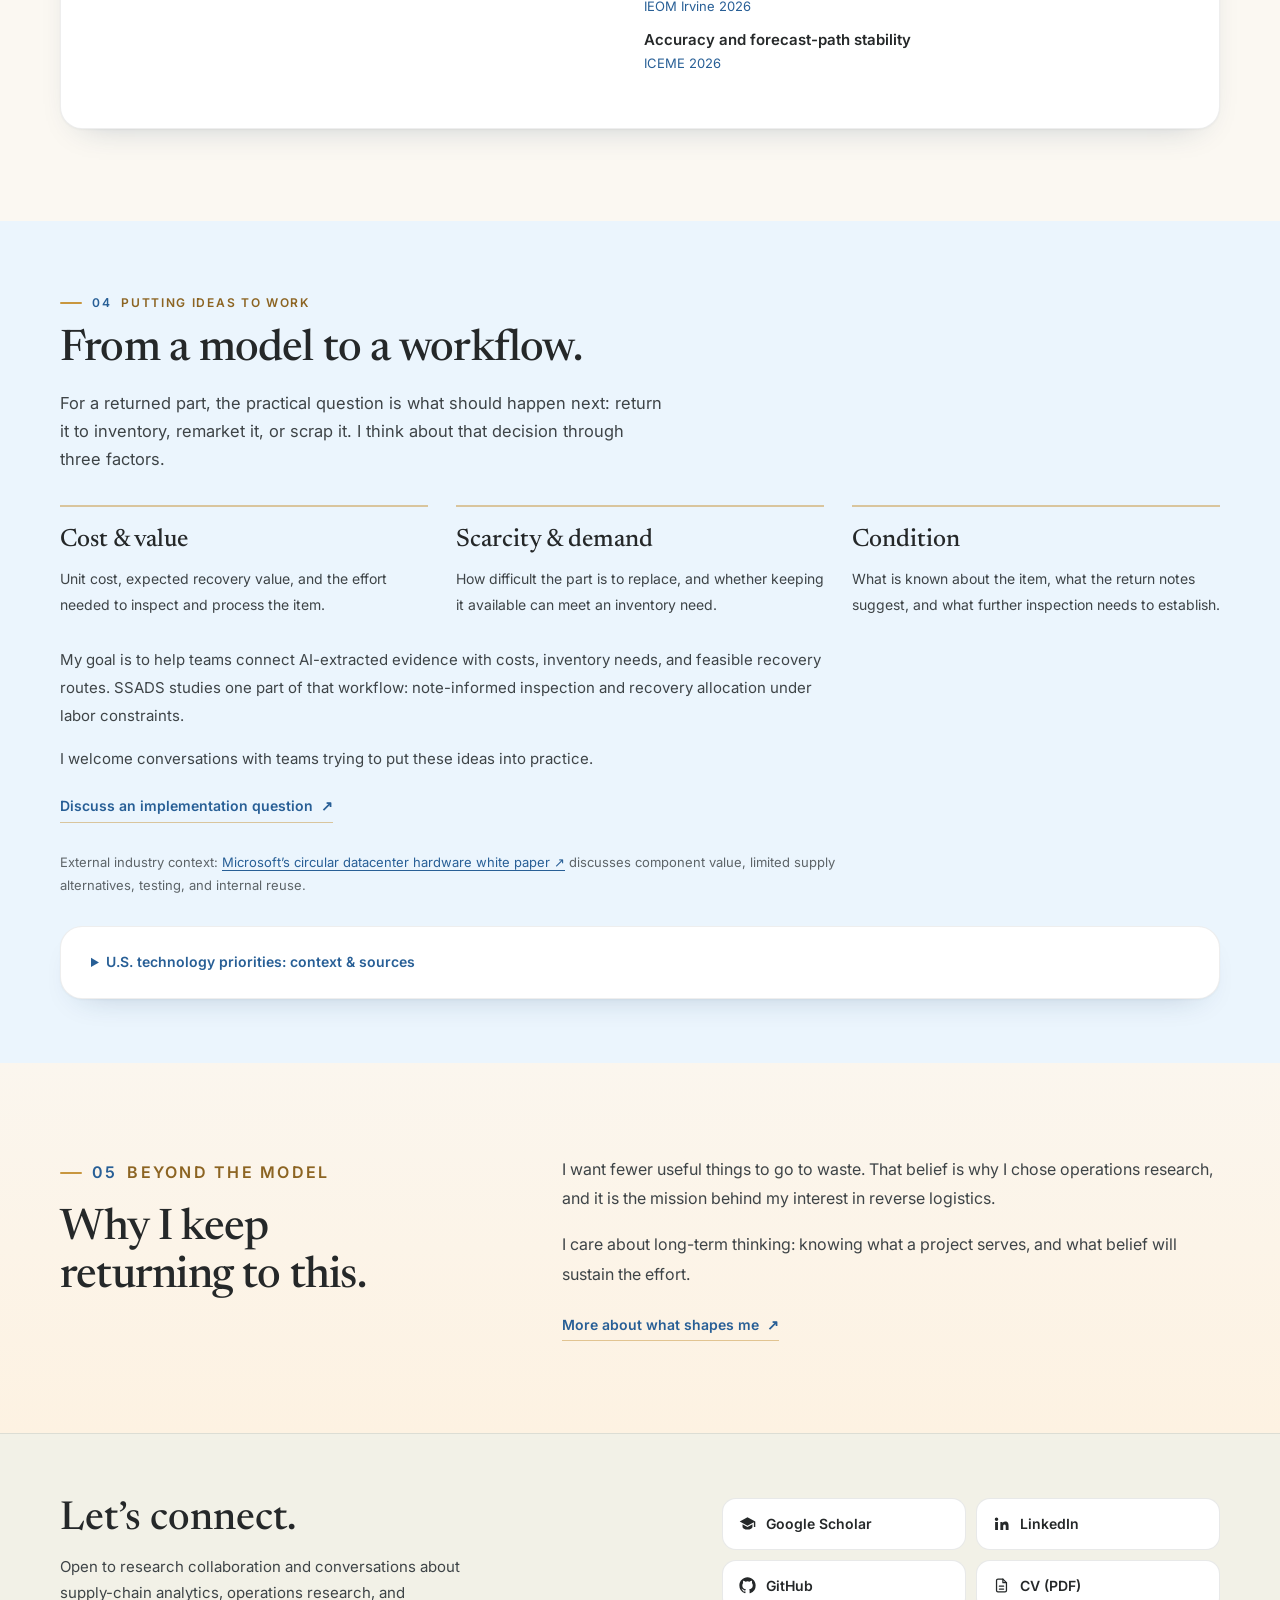
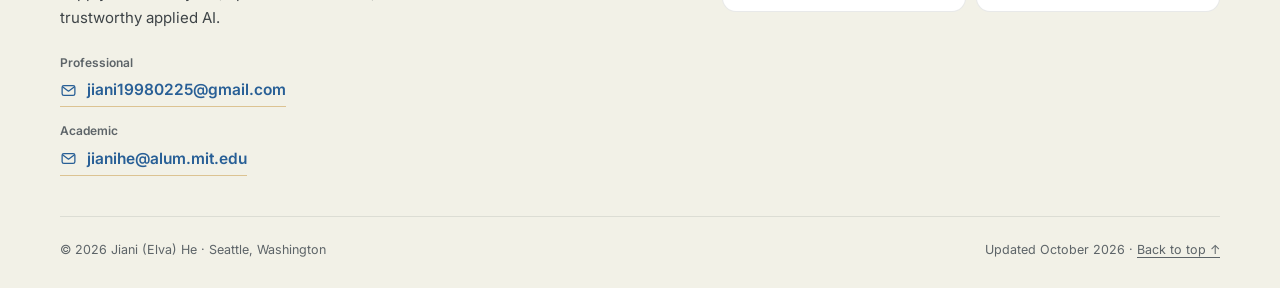
<file: research.html>
<!doctype html>
<html lang="en" class="no-js"><head><meta charset="utf-8"><meta name="viewport" content="width=device-width,initial-scale=1"><title>Research | Jiani (Elva) He</title><meta name="description" content="Research by Jiani (Elva) He: forecasting, causal decision support, AI deployment assurance, and reverse logistics. Explore representative studies, evaluation settings, and findings."><meta name="author" content="Jiani (Elva) He"><meta name="theme-color" content="#EBF5FD"><link rel="canonical" href="https://jiani19980225.github.io/research.html"><meta property="og:type" content="profile"><meta property="og:site_name" content="Jiani (Elva) He"><meta property="og:title" content="Research | Jiani (Elva) He"><meta property="og:description" content="Research by Jiani (Elva) He: forecasting, causal decision support, AI deployment assurance, and reverse logistics. Explore representative studies, evaluation settings, and findings."><meta property="og:url" content="https://jiani19980225.github.io/research.html"><meta property="og:image" content="https://jiani19980225.github.io/assets/og-image.png"><meta property="og:image:width" content="1200"><meta property="og:image:height" content="630"><meta name="twitter:card" content="summary_large_image"><link rel="icon" href="assets/favicon.svg" type="image/svg+xml"><link rel="apple-touch-icon" href="assets/apple-touch-icon.png"><script>document.documentElement.classList.remove('no-js');try{const t=localStorage.getItem('jiani-theme');if(t==='dark'||t==='light')document.documentElement.dataset.theme=t;}catch(_){}</script><link rel="preconnect" href="https://fonts.googleapis.com"><link rel="preconnect" href="https://fonts.gstatic.com" crossorigin><link rel="stylesheet" href="https://fonts.googleapis.com/css2?family=Inter:wght@400;500;600;700&amp;family=Newsreader:ital,opsz,wght@0,6..72,400;0,6..72,500;0,6..72,600;1,6..72,400;1,6..72,500&amp;display=swap"><link rel="stylesheet" href="assets/styles.css"><script src="assets/site.js" defer></script><script type="application/ld+json">{"@context": "https://schema.org", "@type": "Person", "name": "Jiani (Elva) He", "url": "https://jiani19980225.github.io/", "email": ["mailto:jiani19980225@gmail.com", "mailto:jianihe@alum.mit.edu"], "jobTitle": "Data Science Consultant", "worksFor": {"@type": "Organization", "name": "Accenture"}, "address": {"@type": "PostalAddress", "addressLocality": "Seattle", "addressRegion": "WA"}, "sameAs": ["https://scholar.google.com/citations?user=QoV_NDIAAAAJ&hl=en", "https://www.linkedin.com/in/jianihe", "https://github.com/jiani19980225"], "image": "https://jiani19980225.github.io/assets/headshot.jpg", "knowsAbout": ["Demand forecasting", "Operations research", "Causal decision support", "Reverse logistics", "Supply-chain analytics", "Applied AI"], "alumniOf": [{"@type": "CollegeOrUniversity", "name": "Massachusetts Institute of Technology"}, {"@type": "CollegeOrUniversity", "name": "Purdue University"}]}</script></head><body><a class="skip" href="#main-content">Skip to main content</a>
<header class="site-header"><div class="wrap header-inner">
<a class="wordmark" href="index.html" aria-label="Jiani (Elva) He — home"><span class="monogram" aria-hidden="true">JH</span><span class="brand-name">Jiani (Elva) He<span class="brand-sub">Data science · Operations research · Applied AI</span></span></a>
<nav class="primary-nav" id="primary-navigation" aria-label="Primary"><a href="index.html">Home</a><a href="research.html" aria-current="page">Research</a><a href="publications.html">Publications</a><a href="notes.html">Notes &amp; code</a><a href="experience.html">Experience</a><a href="philosophy.html">Philosophy</a><a href="cv.html">CV</a></nav>
<div class="header-tools"><a href="https://scholar.google.com/citations?user=QoV_NDIAAAAJ&amp;hl=en" class="icon-btn" target="_blank" rel="noopener noreferrer"><svg viewBox="0 0 24 24" fill="currentColor" aria-hidden="true"><path d="M12 3 1 9l11 6 9-4.91V17h2V9L12 3Z"/><path d="M5 13.18v3.6C5 18.6 8.13 20.5 12 20.5s7-1.9 7-3.72v-3.6L12 17l-7-3.82Z"/></svg><span class="sr-only">Google Scholar</span><span class="sr-only"> (opens in a new tab)</span></a><a href="https://www.linkedin.com/in/jianihe" class="icon-btn" target="_blank" rel="noopener noreferrer"><svg viewBox="0 0 24 24" fill="currentColor" aria-hidden="true"><path d="M4.98 3.5a2.5 2.5 0 1 1 0 5 2.5 2.5 0 0 1 0-5ZM3 9.75h4V21H3V9.75Zm6.5 0h3.83v1.54h.06c.53-1 1.84-2.06 3.79-2.06 4.05 0 4.8 2.67 4.8 6.13V21h-4v-4.98c0-1.19-.02-2.72-1.66-2.72-1.66 0-1.92 1.3-1.92 2.63V21h-4V9.75Z"/></svg><span class="sr-only">LinkedIn</span><span class="sr-only"> (opens in a new tab)</span></a><button class="icon-btn theme-toggle" aria-label="Switch to dark theme" aria-pressed="false"><svg viewBox="0 0 24 24" fill="none" stroke="currentColor" stroke-width="1.6" stroke-linecap="round" aria-hidden="true"><circle cx="12" cy="12" r="4"/><path d="M12 2v2m0 16v2M2 12h2m16 0h2M4.9 4.9l1.4 1.4m11.4 11.4 1.4 1.4m0-14.2-1.4 1.4M6.3 17.7l-1.4 1.4"/></svg></button><button class="icon-btn menu-toggle" aria-expanded="false" aria-controls="primary-navigation" aria-label="Open menu"><span class="bars" aria-hidden="true"></span></button></div>
</div></header><main id="main-content" tabindex="-1"><section class="band band-hero"><div class="wrap page-hero"><p class="eyebrow"><span class=num>01</span>Research</p><h1>A second life for useful hardware.</h1><p class="lead">Many returned parts still have value. My main research interest is AI-assisted reverse logistics: how to use information about an asset to decide what needs inspection and what should return to inventory, be remarketed, or be scrapped. My industry work is in data center supply chains.</p><p class="research-scope">The SSADS study uses three synthetic reverse-logistics scenarios. Related papers examine retail forecasting, simulated supply-chain interventions, and LLM-routing assurance.</p><div class="hero-buttons"><a class="btn btn-primary" href="#featured-study">Start with one study</a><a class="btn btn-soft" href="publications.html">All publications</a><a href="https://scholar.google.com/citations?user=QoV_NDIAAAAJ&amp;hl=en" class="btn btn-soft" target="_blank" rel="noopener noreferrer"><svg viewBox="0 0 24 24" fill="currentColor" aria-hidden="true"><path d="M12 3 1 9l11 6 9-4.91V17h2V9L12 3Z"/><path d="M5 13.18v3.6C5 18.6 8.13 20.5 12 20.5s7-1.9 7-3.72v-3.6L12 17l-7-3.82Z"/></svg>Google Scholar<span class="sr-only"> (opens in a new tab)</span></a></div></div></section>
<section class="band band-flush" id="featured-study" aria-labelledby="study-title"><div class="wrap"><article class="card featured-study"><div class="study-heading"><p class="eyebrow"><span class=num>02</span>A closer look</p><p class="study-role">First &amp; corresponding author · AIBThings 2026</p><h2 id="study-title">Which returned assets deserve an inspection?</h2></div><div class="study-copy"><p class="study-intro">Returned equipment often arrives with a note and an unknown condition. In SSADS, text readers—including an LLM—turn those notes into condition and signal-quality estimates. Inspection and recovery logic use that evidence under a shared labor budget.</p><ol class="study-path" aria-label="Simplified SSADS pipeline"><li><span>01</span><strong>Read the note</strong><small>Condition + signal quality</small></li><li><span>02</span><strong>Allocate inspection</strong><small>Shared labor budget</small></li><li><span>03</span><strong>Choose recovery</strong><small>Expected value + capacity</small></li></ol><div class="study-contribution"><h3>My contribution</h3><p>I proposed the core research idea and methodological framework for SSADS: using semantic signals from return notes to inform inspection and recovery allocation.</p></div><div class="study-finding"><h3>What we found</h3><p>In three synthetic scenarios, the keyword implementation improved recovery value over a noisy full-inspection comparator while reducing inspection cost. At equal inspection cost, targeting added value in the aircraft scenario and had little economic effect in the other two settings.</p></div><details class="study-evidence"><summary>Scope &amp; limits of the evaluation</summary><p>These are benchmark results, not measured savings from a production deployment. A risk-blind policy that skipped inspection scored higher under the benchmark’s purely economic objective.</p></details><div class="pub-links"><a href="https://arxiv.org/abs/2609.02116" class="primary" target="_blank" rel="noopener noreferrer">Read the paper <span class="arrow" aria-hidden="true">↗</span><span class="sr-only"> (opens in a new tab)</span></a><a href="https://github.com/jiani19980225/ssads-reverse-logistics" class="" target="_blank" rel="noopener noreferrer"><svg viewBox="0 0 24 24" fill="currentColor" aria-hidden="true"><path d="M12 .5C5.65.5.5 5.65.5 12a11.5 11.5 0 0 0 7.86 10.92c.58.1.79-.25.79-.56v-2c-3.2.7-3.87-1.37-3.87-1.37-.53-1.33-1.28-1.69-1.28-1.69-1.05-.72.08-.7.08-.7 1.16.08 1.77 1.19 1.77 1.19 1.03 1.77 2.7 1.26 3.36.96.1-.75.4-1.26.73-1.55-2.55-.29-5.24-1.28-5.24-5.68 0-1.26.45-2.28 1.19-3.09-.12-.29-.52-1.46.11-3.05 0 0 .97-.31 3.17 1.18a11 11 0 0 1 5.77 0c2.2-1.49 3.17-1.18 3.17-1.18.63 1.59.23 2.76.11 3.05.74.81 1.19 1.83 1.19 3.09 0 4.41-2.69 5.39-5.25 5.67.41.36.78 1.06.78 2.14v3.17c0 .31.21.67.8.56A11.5 11.5 0 0 0 23.5 12C23.5 5.65 18.35.5 12 .5Z"/></svg>Code & benchmark <span class="arrow" aria-hidden="true">↗</span><span class="sr-only"> (opens in a new tab)</span></a><a href="return-notes.html">Plain-language research note</a><a href="publications.html#ssads">Full publication record</a></div></div></article></div></section>
<section class="band" aria-labelledby="directions-title"><div class="wrap"><div class="section-head"><div><p class="eyebrow"><span class=num>03</span>Research directions</p><h2 id="directions-title">The questions connecting the papers.</h2></div><a class="link-arrow" href="notes.html">Notes &amp; code <span class="arrow" aria-hidden="true">↗</span></a></div><div class="ledger"><article class="card question" id="recover"><header><p class="qlabel">Direction 01 · Reverse logistics</p><h3>A second life for returned hardware</h3><p class="qstream">In SSADS, we treat return notes as imperfect evidence for deciding how much inspection to allocate before choosing a recovery route.</p></header><dl class="q-rows"><div><dt>The question</dt><dd>Returned assets arrive with uncertain condition and free-text notes. Choosing how deeply to inspect each one, and whether it goes to reuse, resale, recycling, or disposal, is a resource-allocation problem under partial information.</dd></div><div><dt>Industry context</dt><dd>Tracking reverse-logistics cycle times and guiding disposition decisions for retired data center hardware</dd></div><div><dt>Research setting</dt><dd>Three synthetic reverse-logistics scenarios: IT decommissioning, aircraft maintenance, and consumer-electronics returns.</dd></div><div><dt>Related papers</dt><dd><ul class="rep-list"><li><a href="publications.html#ssads" title="Semantic Signal-Assisted Inspection and Recovery Allocation in Reverse Logistics">Inspection and recovery from return notes</a><span>First author · AIBThings 2026</span></li></ul></dd></div></dl></article><article class="card question" id="decide"><header><p class="qlabel">Direction 02 · Decision support &amp; trustworthy AI</p><h3>Which action is worth taking?</h3><p class="qstream">In DACRI, we compare interventions under explicit costs, delays, and incomplete information. Related work examines the policy and provenance evidence needed to qualify an LLM-routing system for deployment.</p></header><dl class="q-rows"><div><dt>The question</dt><dd>Detecting a disruption is not the same as knowing which intervention recovers the most value. Good decisions need causal evidence and explicit costs and delays. AI-enabled decisions also need provenance that people can review before deployment.</dd></div><div><dt>Industry context</dt><dd>Rebalancing inventory across sites and standardizing enterprise LLM workflows</dd></div><div><dt>Research setting</dt><dd>Controlled supply-chain simulations with causal ground truth; a separate study of deployment assurance for LLM request routing.</dd></div><div><dt>Related papers</dt><dd><ul class="rep-list"><li><a href="publications.html#dacri" title="DACRI: Decision-Aware Causal Intervention Ranking for Critical Supply Chains">DACRI: ranking supply-chain interventions</a><span>Co-first author · ICECCME 2026</span></li><li><a href="publications.html#routing" title="Policy-Bounded, Provenance-Aware Deployment Assurance for LLM Request Routing">Evidence for LLM-routing deployment</a><span>ICOAI 2026</span></li></ul></dd></div></dl></article><article class="card question" id="forecast"><header><p class="qlabel">Direction 03 · Forecasting &amp; planning</p><h3>Forecasts planners can act on</h3><p class="qstream">With collaborators, I study the trade-off between forecast accuracy and stability, early warning for delivery risk, and the operational value of added planning capabilities.</p></header><dl class="q-rows"><div><dt>The question</dt><dd>A forecast can score well on point accuracy and still move sharply between adjacent time steps. A planning tool also needs to be evaluated through the cost and feasibility of the plans it produces.</dd></div><div><dt>Industry context</dt><dd>Analyzing demand, stock targets, and shortages across a data center supply network</dd></div><div><dt>Research setting</dt><dd>Retail-demand forecasting experiments; forecast-to-plan replay on Favorita, M5, and Walmart data; separate work on late-delivery risk.</dd></div><div><dt>Related papers</dt><dd><ul class="rep-list"><li><a href="publications.html#planning" title="When Does an Added Planning Capability Create Operational Value? An Observable Evidence Standard">Testing the value of a planning addition</a><span>IEOM Irvine 2026</span></li><li><a href="publications.html#late-delivery" title="From Weak Signals to Supply Chain Reliability Risk: A Feedback-Driven Risk Accumulation Framework for Late-Delivery Prediction, Early Warning, and Risk Prioritization">Early warning from weak delivery signals</a><span>IEOM Irvine 2026</span></li><li><a href="publications.html#forecasting" title="Accuracy-Preserving Stability Regularization for Large-Scale Retail Demand Forecasting">Accuracy and forecast-path stability</a><span>ICEME 2026</span></li></ul></dd></div></dl></article></div></div></section>
<section class="band band-sky research-context" aria-labelledby="context-title"><div class="wrap"><div class="section-head"><div><p class="eyebrow"><span class=num>04</span>Putting ideas to work</p><h2 id="context-title">From a model to a workflow.</h2><p class="section-lead">For a returned part, the practical question is what should happen next: return it to inventory, remarket it, or scrap it. I think about that decision through three factors.</p></div></div><div class="practice-grid"><div class="practice-factor"><h3>Cost &amp; value</h3><p>Unit cost, expected recovery value, and the effort needed to inspect and process the item.</p></div><div class="practice-factor"><h3>Scarcity &amp; demand</h3><p>How difficult the part is to replace, and whether keeping it available can meet an inventory need.</p></div><div class="practice-factor"><h3>Condition</h3><p>What is known about the item, what the return notes suggest, and what further inspection needs to establish.</p></div></div><div class="practice-goal"><p>My goal is to help teams connect AI-extracted evidence with costs, inventory needs, and feasible recovery routes. SSADS studies one part of that workflow: note-informed inspection and recovery allocation under labor constraints.</p><p>I welcome conversations with teams trying to put these ideas into practice.</p><a class="link-arrow" href="mailto:jiani19980225@gmail.com?subject=Reverse-logistics%20implementation">Discuss an implementation question <span class="arrow" aria-hidden="true">↗</span></a></div><p class="small-note">External industry context: <a href="https://datacenters.microsoft.com/wp-content/uploads/2025/04/CircularityWhitePaperApril2025.pdf" class="" target="_blank" rel="noopener noreferrer">Microsoft’s circular datacenter hardware white paper <span class="arrow" aria-hidden="true">↗</span><span class="sr-only"> (opens in a new tab)</span></a> discusses component value, limited supply alternatives, testing, and internal reuse.</p><details class="card policy-details" id="cet"><summary>U.S. technology priorities: context &amp; sources</summary><div class="cet"><div class="cet-head"><h3>Alignment with the U.S. Critical and Emerging Technologies List</h3><p>The U.S. Critical and Emerging Technologies (CET) List identifies technology areas of national-security importance. Its August 2026 update, published as Appendix A of the White House National Security Science and Technology Strategy, narrows the list to 14 areas. My work relates to two of them.</p><p>Data center infrastructure is also a pillar of America’s AI Action Plan (July 2025), which calls for building American AI infrastructure, including data centers and semiconductor manufacturing.</p><ul class="cet-sources"><li><a href="https://www.whitehouse.gov/wp-content/uploads/2026/08/NSSTS-082026.pdf" class="" target="_blank" rel="noopener noreferrer">National Security Science &amp; Technology Strategy, Appendix A (August 2026) <span class="arrow" aria-hidden="true">↗</span><span class="sr-only"> (opens in a new tab)</span></a></li><li><a href="https://bidenwhitehouse.archives.gov/wp-content/uploads/2024/02/Critical-and-Emerging-Technologies-List-2024-Update.pdf" class="" target="_blank" rel="noopener noreferrer">Critical and Emerging Technologies List Update (February 2024) <span class="arrow" aria-hidden="true">↗</span><span class="sr-only"> (opens in a new tab)</span></a></li><li><a href="https://www.whitehouse.gov/wp-content/uploads/2025/07/Americas-AI-Action-Plan.pdf" class="" target="_blank" rel="noopener noreferrer">Winning the Race: America’s AI Action Plan (July 2025) <span class="arrow" aria-hidden="true">↗</span><span class="sr-only"> (opens in a new tab)</span></a></li></ul></div><dl class="cet-map"><div><dt><span class="cet-tag">Research</span>AI and Autonomy</dt><dd><p>AI for planning and decision making, AI assurance and assessment, and trustworthy deployment of large language models, all named as AI subfields in the February 2024 list.</p><a href="publications.html#dacri">DACRI: decision-aware causal intervention ranking (co-first author)</a><a href="publications.html#ssads">Semantic-signal inspection and recovery allocation (first author)</a><a href="publications.html#planning">Observable evidence standard for planning capabilities</a><a href="publications.html#routing">Deployment assurance for LLM request routing</a></dd></div><div><dt><span class="cet-tag">Industry practice</span>Semiconductors and Microelectronics</dt><dd><p>Data center hardware is built on semiconductors and microelectronics. For five years I have planned, rebalanced, and recovered that hardware across a technology client’s data center supply chain.</p></dd></div></dl><p class="cet-note">Mapping by the author. The CET List names technology areas, not specific research.</p></div></details></div></section>
<section class="band band-champagne" aria-labelledby="human-title"><div class="wrap research-personal"><div><p class="eyebrow"><span class=num>05</span>Beyond the model</p><h2 id="human-title">Why I keep returning to this.</h2></div><div><p>I want fewer useful things to go to waste. That belief is why I chose operations research, and it is the mission behind my interest in reverse logistics.</p><p>I care about long-term thinking: knowing what a project serves, and what belief will sustain the effort.</p><a class="link-arrow" href="philosophy.html">More about what shapes me <span class="arrow" aria-hidden="true">↗</span></a></div></div></section></main><footer class="site-footer" id="contact"><div class="wrap"><div class="footer-card"><div><p class="footer-title">Let’s connect.</p><p class="footer-description">Open to research collaboration and conversations about supply-chain analytics, operations research, and trustworthy applied AI.</p><dl class="footer-contacts"><div><dt>Professional</dt><dd><a class="footer-email" href="mailto:jiani19980225@gmail.com"><svg viewBox="0 0 24 24" fill="none" stroke="currentColor" stroke-width="1.8" stroke-linecap="round" stroke-linejoin="round" aria-hidden="true"><rect x="3" y="5" width="18" height="14" rx="2.5"/><path d="m4 7 8 6 8-6"/></svg>jiani19980225@gmail.com</a></dd></div><div><dt>Academic</dt><dd><a class="footer-email" href="mailto:jianihe@alum.mit.edu"><svg viewBox="0 0 24 24" fill="none" stroke="currentColor" stroke-width="1.8" stroke-linecap="round" stroke-linejoin="round" aria-hidden="true"><rect x="3" y="5" width="18" height="14" rx="2.5"/><path d="m4 7 8 6 8-6"/></svg>jianihe@alum.mit.edu</a></dd></div></dl></div><nav class="footer-links" aria-label="Profiles"><a href="https://scholar.google.com/citations?user=QoV_NDIAAAAJ&amp;hl=en" class="" target="_blank" rel="noopener noreferrer"><svg viewBox="0 0 24 24" fill="currentColor" aria-hidden="true"><path d="M12 3 1 9l11 6 9-4.91V17h2V9L12 3Z"/><path d="M5 13.18v3.6C5 18.6 8.13 20.5 12 20.5s7-1.9 7-3.72v-3.6L12 17l-7-3.82Z"/></svg>Google Scholar<span class="sr-only"> (opens in a new tab)</span></a><a href="https://www.linkedin.com/in/jianihe" class="" target="_blank" rel="noopener noreferrer"><svg viewBox="0 0 24 24" fill="currentColor" aria-hidden="true"><path d="M4.98 3.5a2.5 2.5 0 1 1 0 5 2.5 2.5 0 0 1 0-5ZM3 9.75h4V21H3V9.75Zm6.5 0h3.83v1.54h.06c.53-1 1.84-2.06 3.79-2.06 4.05 0 4.8 2.67 4.8 6.13V21h-4v-4.98c0-1.19-.02-2.72-1.66-2.72-1.66 0-1.92 1.3-1.92 2.63V21h-4V9.75Z"/></svg>LinkedIn<span class="sr-only"> (opens in a new tab)</span></a><a href="https://github.com/jiani19980225" class="" target="_blank" rel="noopener noreferrer"><svg viewBox="0 0 24 24" fill="currentColor" aria-hidden="true"><path d="M12 .5C5.65.5.5 5.65.5 12a11.5 11.5 0 0 0 7.86 10.92c.58.1.79-.25.79-.56v-2c-3.2.7-3.87-1.37-3.87-1.37-.53-1.33-1.28-1.69-1.28-1.69-1.05-.72.08-.7.08-.7 1.16.08 1.77 1.19 1.77 1.19 1.03 1.77 2.7 1.26 3.36.96.1-.75.4-1.26.73-1.55-2.55-.29-5.24-1.28-5.24-5.68 0-1.26.45-2.28 1.19-3.09-.12-.29-.52-1.46.11-3.05 0 0 .97-.31 3.17 1.18a11 11 0 0 1 5.77 0c2.2-1.49 3.17-1.18 3.17-1.18.63 1.59.23 2.76.11 3.05.74.81 1.19 1.83 1.19 3.09 0 4.41-2.69 5.39-5.25 5.67.41.36.78 1.06.78 2.14v3.17c0 .31.21.67.8.56A11.5 11.5 0 0 0 23.5 12C23.5 5.65 18.35.5 12 .5Z"/></svg>GitHub<span class="sr-only"> (opens in a new tab)</span></a><a href="assets/Jiani_He_CV.pdf" download><svg viewBox="0 0 24 24" fill="none" stroke="currentColor" stroke-width="1.8" stroke-linecap="round" stroke-linejoin="round" aria-hidden="true"><path d="M14 3H7a2 2 0 0 0-2 2v14a2 2 0 0 0 2 2h10a2 2 0 0 0 2-2V8l-5-5Z"/><path d="M14 3v5h5M9 13h6M9 17h6"/></svg>CV (PDF)</a></nav></div><div class="footer-bottom"><span>© 2026 Jiani (Elva) He · Seattle, Washington</span><span>Updated October 2026 · <a href="#main-content">Back to top ↑</a></span></div></div></footer></body></html>
</file>
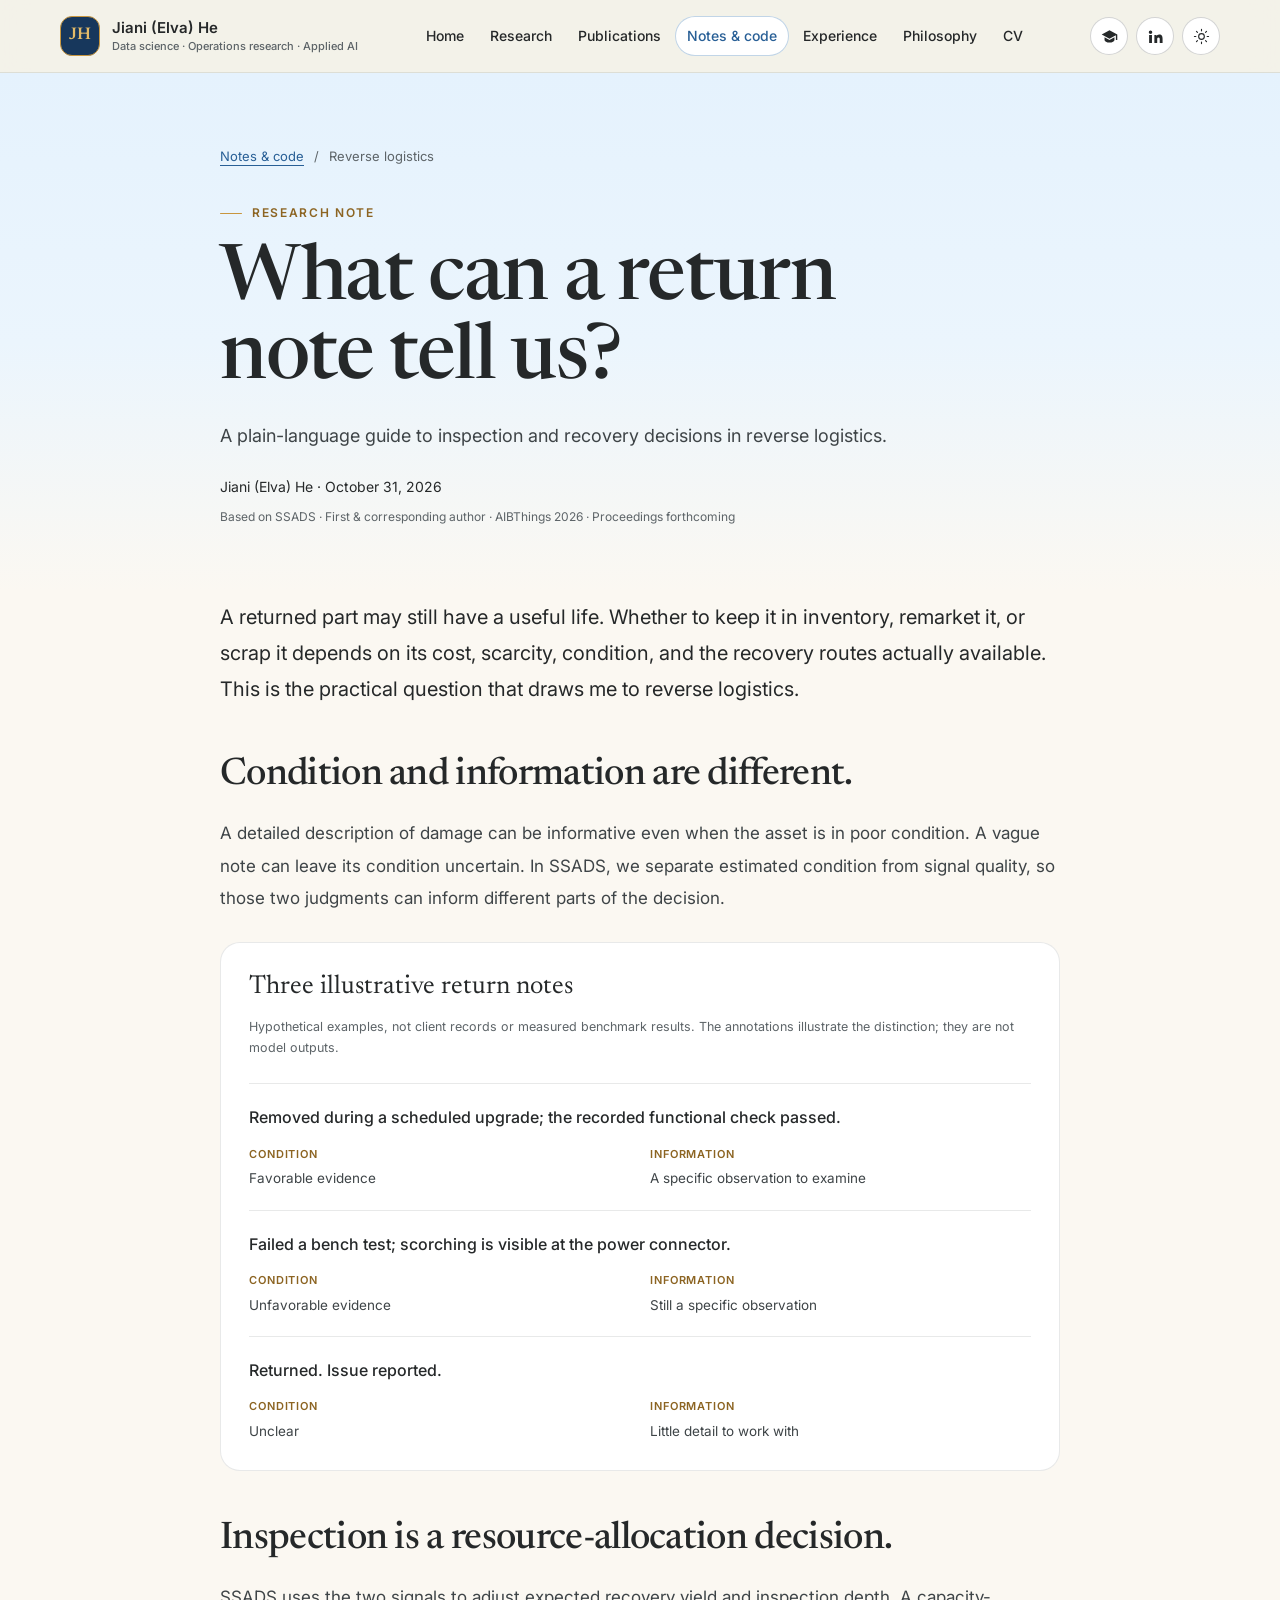
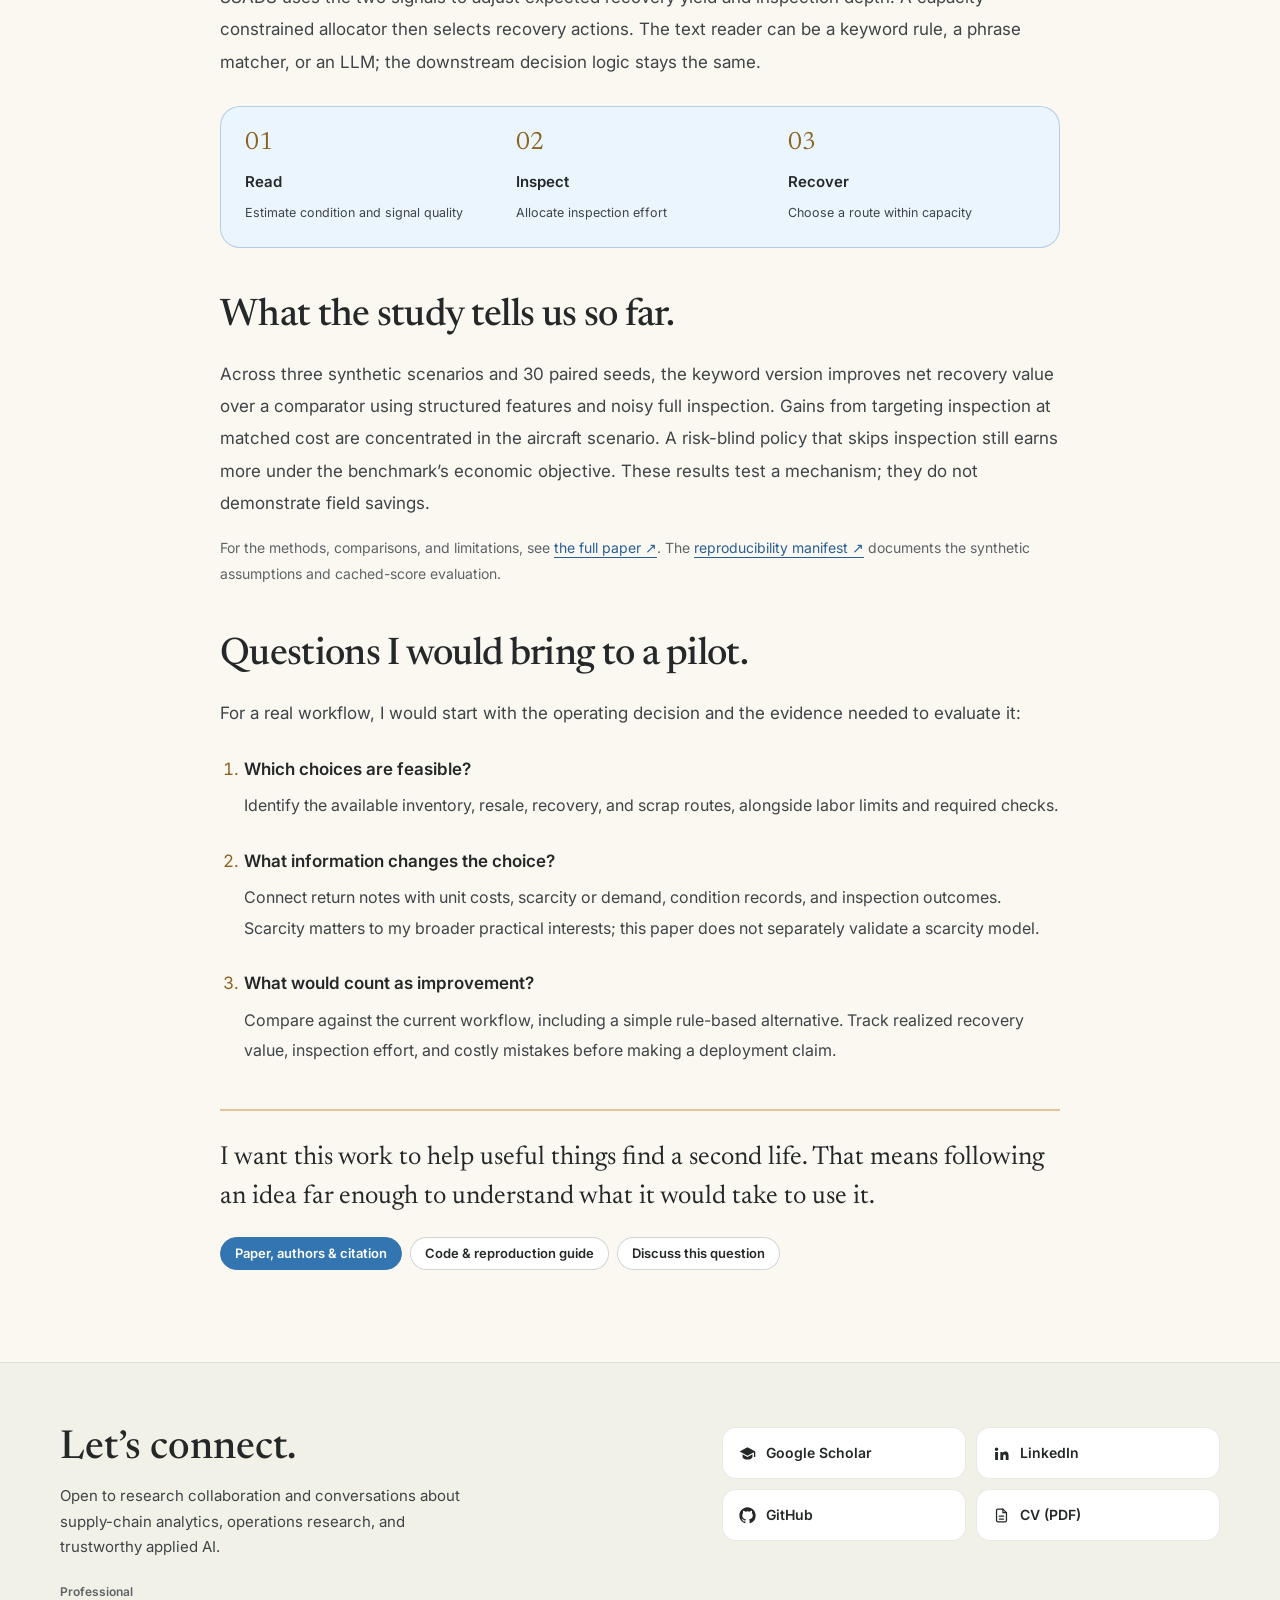
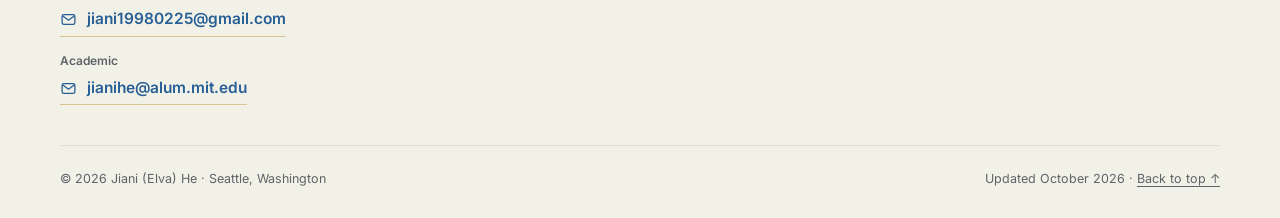
<file: return-notes.html>
<!doctype html>
<html lang="en" class="no-js"><head><meta charset="utf-8"><meta name="viewport" content="width=device-width,initial-scale=1"><title>What can a return note tell us? | Jiani (Elva) He</title><meta name="description" content="A plain-language guide to inspection and recovery decisions in reverse logistics. By Jiani (Elva) He, based on the SSADS paper."><meta name="author" content="Jiani (Elva) He"><meta name="theme-color" content="#EBF5FD"><link rel="canonical" href="https://jiani19980225.github.io/return-notes.html"><meta property="og:type" content="profile"><meta property="og:site_name" content="Jiani (Elva) He"><meta property="og:title" content="What can a return note tell us? | Jiani (Elva) He"><meta property="og:description" content="A plain-language guide to inspection and recovery decisions in reverse logistics. By Jiani (Elva) He, based on the SSADS paper."><meta property="og:url" content="https://jiani19980225.github.io/return-notes.html"><meta property="og:image" content="https://jiani19980225.github.io/assets/og-image.png"><meta property="og:image:width" content="1200"><meta property="og:image:height" content="630"><meta name="twitter:card" content="summary_large_image"><link rel="icon" href="assets/favicon.svg" type="image/svg+xml"><link rel="apple-touch-icon" href="assets/apple-touch-icon.png"><script>document.documentElement.classList.remove('no-js');try{const t=localStorage.getItem('jiani-theme');if(t==='dark'||t==='light')document.documentElement.dataset.theme=t;}catch(_){}</script><link rel="preconnect" href="https://fonts.googleapis.com"><link rel="preconnect" href="https://fonts.gstatic.com" crossorigin><link rel="stylesheet" href="https://fonts.googleapis.com/css2?family=Inter:wght@400;500;600;700&amp;family=Newsreader:ital,opsz,wght@0,6..72,400;0,6..72,500;0,6..72,600;1,6..72,400;1,6..72,500&amp;display=swap"><link rel="stylesheet" href="assets/styles.css"><script src="assets/site.js" defer></script><script type="application/ld+json">{"@context": "https://schema.org", "@type": "Person", "name": "Jiani (Elva) He", "url": "https://jiani19980225.github.io/", "email": ["mailto:jiani19980225@gmail.com", "mailto:jianihe@alum.mit.edu"], "jobTitle": "Data Science Consultant", "worksFor": {"@type": "Organization", "name": "Accenture"}, "address": {"@type": "PostalAddress", "addressLocality": "Seattle", "addressRegion": "WA"}, "sameAs": ["https://scholar.google.com/citations?user=QoV_NDIAAAAJ&hl=en", "https://www.linkedin.com/in/jianihe", "https://github.com/jiani19980225"], "image": "https://jiani19980225.github.io/assets/headshot.jpg", "knowsAbout": ["Demand forecasting", "Operations research", "Causal decision support", "Reverse logistics", "Supply-chain analytics", "Applied AI"], "alumniOf": [{"@type": "CollegeOrUniversity", "name": "Massachusetts Institute of Technology"}, {"@type": "CollegeOrUniversity", "name": "Purdue University"}]}</script></head><body><a class="skip" href="#main-content">Skip to main content</a>
<header class="site-header"><div class="wrap header-inner">
<a class="wordmark" href="index.html" aria-label="Jiani (Elva) He — home"><span class="monogram" aria-hidden="true">JH</span><span class="brand-name">Jiani (Elva) He<span class="brand-sub">Data science · Operations research · Applied AI</span></span></a>
<nav class="primary-nav" id="primary-navigation" aria-label="Primary"><a href="index.html">Home</a><a href="research.html">Research</a><a href="publications.html">Publications</a><a href="notes.html" aria-current="page">Notes &amp; code</a><a href="experience.html">Experience</a><a href="philosophy.html">Philosophy</a><a href="cv.html">CV</a></nav>
<div class="header-tools"><a href="https://scholar.google.com/citations?user=QoV_NDIAAAAJ&amp;hl=en" class="icon-btn" target="_blank" rel="noopener noreferrer"><svg viewBox="0 0 24 24" fill="currentColor" aria-hidden="true"><path d="M12 3 1 9l11 6 9-4.91V17h2V9L12 3Z"/><path d="M5 13.18v3.6C5 18.6 8.13 20.5 12 20.5s7-1.9 7-3.72v-3.6L12 17l-7-3.82Z"/></svg><span class="sr-only">Google Scholar</span><span class="sr-only"> (opens in a new tab)</span></a><a href="https://www.linkedin.com/in/jianihe" class="icon-btn" target="_blank" rel="noopener noreferrer"><svg viewBox="0 0 24 24" fill="currentColor" aria-hidden="true"><path d="M4.98 3.5a2.5 2.5 0 1 1 0 5 2.5 2.5 0 0 1 0-5ZM3 9.75h4V21H3V9.75Zm6.5 0h3.83v1.54h.06c.53-1 1.84-2.06 3.79-2.06 4.05 0 4.8 2.67 4.8 6.13V21h-4v-4.98c0-1.19-.02-2.72-1.66-2.72-1.66 0-1.92 1.3-1.92 2.63V21h-4V9.75Z"/></svg><span class="sr-only">LinkedIn</span><span class="sr-only"> (opens in a new tab)</span></a><button class="icon-btn theme-toggle" aria-label="Switch to dark theme" aria-pressed="false"><svg viewBox="0 0 24 24" fill="none" stroke="currentColor" stroke-width="1.6" stroke-linecap="round" aria-hidden="true"><circle cx="12" cy="12" r="4"/><path d="M12 2v2m0 16v2M2 12h2m16 0h2M4.9 4.9l1.4 1.4m11.4 11.4 1.4 1.4m0-14.2-1.4 1.4M6.3 17.7l-1.4 1.4"/></svg></button><button class="icon-btn menu-toggle" aria-expanded="false" aria-controls="primary-navigation" aria-label="Open menu"><span class="bars" aria-hidden="true"></span></button></div>
</div></header><main id="main-content" tabindex="-1"><article class="research-note"><header class="band band-hero"><div class="wrap note-wrap page-hero"><nav class="breadcrumbs" aria-label="Breadcrumb"><a href="notes.html">Notes &amp; code</a><span aria-hidden="true">/</span><span>Reverse logistics</span></nav><p class="eyebrow">Research note</p><h1>What can a return note tell us?</h1><p class="lead">A plain-language guide to inspection and recovery decisions in reverse logistics.</p><p class="note-byline">Jiani (Elva) He · <time datetime="2026-10-31">October 31, 2026</time></p><p class="note-related">Based on SSADS · First &amp; corresponding author · AIBThings 2026 · Proceedings forthcoming</p></div></header>
<div class="band band-flush"><div class="wrap note-wrap note-body"><p class="note-opening">A returned part may still have a useful life. Whether to keep it in inventory, remarket it, or scrap it depends on its cost, scarcity, condition, and the recovery routes actually available. This is the practical question that draws me to reverse logistics.</p><section aria-labelledby="signal-title"><h2 id="signal-title">Condition and information are different.</h2><p>A detailed description of damage can be informative even when the asset is in poor condition. A vague note can leave its condition uncertain. In SSADS, we separate estimated condition from signal quality, so those two judgments can inform different parts of the decision.</p><figure class="note-figure"><figcaption>Three illustrative return notes</figcaption><p class="figure-context">Hypothetical examples, not client records or measured benchmark results. The annotations illustrate the distinction; they are not model outputs.</p><ol class="note-examples"><li><p class="example-note">Removed during a scheduled upgrade; the recorded functional check passed.</p><dl><div><dt>Condition</dt><dd>Favorable evidence</dd></div><div><dt>Information</dt><dd>A specific observation to examine</dd></div></dl></li><li><p class="example-note">Failed a bench test; scorching is visible at the power connector.</p><dl><div><dt>Condition</dt><dd>Unfavorable evidence</dd></div><div><dt>Information</dt><dd>Still a specific observation</dd></div></dl></li><li><p class="example-note">Returned. Issue reported.</p><dl><div><dt>Condition</dt><dd>Unclear</dd></div><div><dt>Information</dt><dd>Little detail to work with</dd></div></dl></li></ol></figure></section>
<section aria-labelledby="allocation-title"><h2 id="allocation-title">Inspection is a resource-allocation decision.</h2><p>SSADS uses the two signals to adjust expected recovery yield and inspection depth. A capacity-constrained allocator then selects recovery actions. The text reader can be a keyword rule, a phrase matcher, or an LLM; the downstream decision logic stays the same.</p><ol class="note-flow" aria-label="How return notes enter the SSADS decision"><li><span>01</span><strong>Read</strong><small>Estimate condition and signal quality</small></li><li><span>02</span><strong>Inspect</strong><small>Allocate inspection effort</small></li><li><span>03</span><strong>Recover</strong><small>Choose a route within capacity</small></li></ol></section>
<section aria-labelledby="evidence-title"><h2 id="evidence-title">What the study tells us so far.</h2><p>Across three synthetic scenarios and 30 paired seeds, the keyword version improves net recovery value over a comparator using structured features and noisy full inspection. Gains from targeting inspection at matched cost are concentrated in the aircraft scenario. A risk-blind policy that skips inspection still earns more under the benchmark’s economic objective. These results test a mechanism; they do not demonstrate field savings.</p><p class="note-source">For the methods, comparisons, and limitations, see <a href="https://arxiv.org/html/2609.02116v1" class="" target="_blank" rel="noopener noreferrer">the full paper <span class="arrow" aria-hidden="true">↗</span><span class="sr-only"> (opens in a new tab)</span></a>. The <a href="https://github.com/jiani19980225/ssads-reverse-logistics/blob/main/REPRODUCIBILITY.md" class="" target="_blank" rel="noopener noreferrer">reproducibility manifest <span class="arrow" aria-hidden="true">↗</span><span class="sr-only"> (opens in a new tab)</span></a> documents the synthetic assumptions and cached-score evaluation.</p></section>
<section aria-labelledby="pilot-title"><h2 id="pilot-title">Questions I would bring to a pilot.</h2><p>For a real workflow, I would start with the operating decision and the evidence needed to evaluate it:</p><ol class="pilot-questions"><li><h3>Which choices are feasible?</h3><p>Identify the available inventory, resale, recovery, and scrap routes, alongside labor limits and required checks.</p></li><li><h3>What information changes the choice?</h3><p>Connect return notes with unit costs, scarcity or demand, condition records, and inspection outcomes. Scarcity matters to my broader practical interests; this paper does not separately validate a scarcity model.</p></li><li><h3>What would count as improvement?</h3><p>Compare against the current workflow, including a simple rule-based alternative. Track realized recovery value, inspection effort, and costly mistakes before making a deployment claim.</p></li></ol></section>
<div class="note-closing"><p>I want this work to help useful things find a second life. That means following an idea far enough to understand what it would take to use it.</p><div class="pub-links"><a class="primary" href="publications.html#ssads">Paper, authors &amp; citation</a><a href="notes.html#code-ssads">Code &amp; reproduction guide</a><a href="mailto:jiani19980225@gmail.com?subject=Reverse-logistics%20research%20note">Discuss this question</a></div></div></div></div></article></main><footer class="site-footer" id="contact"><div class="wrap"><div class="footer-card"><div><p class="footer-title">Let’s connect.</p><p class="footer-description">Open to research collaboration and conversations about supply-chain analytics, operations research, and trustworthy applied AI.</p><dl class="footer-contacts"><div><dt>Professional</dt><dd><a class="footer-email" href="mailto:jiani19980225@gmail.com"><svg viewBox="0 0 24 24" fill="none" stroke="currentColor" stroke-width="1.8" stroke-linecap="round" stroke-linejoin="round" aria-hidden="true"><rect x="3" y="5" width="18" height="14" rx="2.5"/><path d="m4 7 8 6 8-6"/></svg>jiani19980225@gmail.com</a></dd></div><div><dt>Academic</dt><dd><a class="footer-email" href="mailto:jianihe@alum.mit.edu"><svg viewBox="0 0 24 24" fill="none" stroke="currentColor" stroke-width="1.8" stroke-linecap="round" stroke-linejoin="round" aria-hidden="true"><rect x="3" y="5" width="18" height="14" rx="2.5"/><path d="m4 7 8 6 8-6"/></svg>jianihe@alum.mit.edu</a></dd></div></dl></div><nav class="footer-links" aria-label="Profiles"><a href="https://scholar.google.com/citations?user=QoV_NDIAAAAJ&amp;hl=en" class="" target="_blank" rel="noopener noreferrer"><svg viewBox="0 0 24 24" fill="currentColor" aria-hidden="true"><path d="M12 3 1 9l11 6 9-4.91V17h2V9L12 3Z"/><path d="M5 13.18v3.6C5 18.6 8.13 20.5 12 20.5s7-1.9 7-3.72v-3.6L12 17l-7-3.82Z"/></svg>Google Scholar<span class="sr-only"> (opens in a new tab)</span></a><a href="https://www.linkedin.com/in/jianihe" class="" target="_blank" rel="noopener noreferrer"><svg viewBox="0 0 24 24" fill="currentColor" aria-hidden="true"><path d="M4.98 3.5a2.5 2.5 0 1 1 0 5 2.5 2.5 0 0 1 0-5ZM3 9.75h4V21H3V9.75Zm6.5 0h3.83v1.54h.06c.53-1 1.84-2.06 3.79-2.06 4.05 0 4.8 2.67 4.8 6.13V21h-4v-4.98c0-1.19-.02-2.72-1.66-2.72-1.66 0-1.92 1.3-1.92 2.63V21h-4V9.75Z"/></svg>LinkedIn<span class="sr-only"> (opens in a new tab)</span></a><a href="https://github.com/jiani19980225" class="" target="_blank" rel="noopener noreferrer"><svg viewBox="0 0 24 24" fill="currentColor" aria-hidden="true"><path d="M12 .5C5.65.5.5 5.65.5 12a11.5 11.5 0 0 0 7.86 10.92c.58.1.79-.25.79-.56v-2c-3.2.7-3.87-1.37-3.87-1.37-.53-1.33-1.28-1.69-1.28-1.69-1.05-.72.08-.7.08-.7 1.16.08 1.77 1.19 1.77 1.19 1.03 1.77 2.7 1.26 3.36.96.1-.75.4-1.26.73-1.55-2.55-.29-5.24-1.28-5.24-5.68 0-1.26.45-2.28 1.19-3.09-.12-.29-.52-1.46.11-3.05 0 0 .97-.31 3.17 1.18a11 11 0 0 1 5.77 0c2.2-1.49 3.17-1.18 3.17-1.18.63 1.59.23 2.76.11 3.05.74.81 1.19 1.83 1.19 3.09 0 4.41-2.69 5.39-5.25 5.67.41.36.78 1.06.78 2.14v3.17c0 .31.21.67.8.56A11.5 11.5 0 0 0 23.5 12C23.5 5.65 18.35.5 12 .5Z"/></svg>GitHub<span class="sr-only"> (opens in a new tab)</span></a><a href="assets/Jiani_He_CV.pdf" download><svg viewBox="0 0 24 24" fill="none" stroke="currentColor" stroke-width="1.8" stroke-linecap="round" stroke-linejoin="round" aria-hidden="true"><path d="M14 3H7a2 2 0 0 0-2 2v14a2 2 0 0 0 2 2h10a2 2 0 0 0 2-2V8l-5-5Z"/><path d="M14 3v5h5M9 13h6M9 17h6"/></svg>CV (PDF)</a></nav></div><div class="footer-bottom"><span>© 2026 Jiani (Elva) He · Seattle, Washington</span><span>Updated October 2026 · <a href="#main-content">Back to top ↑</a></span></div></div></footer></body></html>
</file>
<file: assets/styles.css>
/* Palette: sky blue and champagne cream, steel-blue actions, charcoal text,
   with a deep steel-navy and champagne gold for the blue-and-gold accents. */
:root{
  --paper:#FBF8F2;--surface:#FFFFFF;
  --sky:#EBF5FD;--sky-2:#E5F2FD;
  --cream:#FBF6EE;--champagne:#FDF2E2;--cream-nav:#F2F1E7;
  --navy:#17375C;--on-navy:#F4F1EA;--on-navy-muted:#BFCCDB;--gold-on-navy:#E4BB68;
  --steel-btn:#3375B1;--steel-btn-hover:#2A6399;
  --steel:#3375B1;--steel-ink:#285F96;--steel-wash:rgba(51,117,177,.09);--steel-line:rgba(51,117,177,.3);
  --gold:#C8963E;--gold-ink:#8C6422;--gold-wash:#F8EAD0;--gold-line:rgba(200,150,62,.5);--gold-btn-ink:#5E4214;
  --nav:rgba(242,241,231,.88);--nav-solid:#F2F1E7;
  --ink:#252829;--body:#3E4447;--muted:#5D6468;
  --line:rgba(37,40,41,.1);--line-strong:rgba(37,40,41,.2);
  --card:#FFFFFF;--card-edge:rgba(37,40,41,.08);
  --shadow:0 1px 2px rgba(37,40,41,.04),0 14px 34px -22px rgba(23,55,92,.32);
  --radius:22px;
  --serif:'Newsreader',Georgia,'Times New Roman',serif;
  --sans:'Inter',system-ui,-apple-system,'Segoe UI',Roboto,Arial,sans-serif;
  color-scheme:light;
}
:root[data-theme=dark]{
  --paper:#11161D;--surface:#18202A;
  --sky:#131D29;--sky-2:#14243A;
  --cream:#16181B;--champagne:#1D1A15;--cream-nav:#141A22;
  --navy:#0E223B;
  --steel:#7DB3E6;--steel-ink:#9CC7EE;--steel-wash:rgba(125,179,230,.12);--steel-line:rgba(125,179,230,.35);
  --gold:#D9AD5E;--gold-ink:#E3BE78;--gold-wash:rgba(217,173,94,.16);--gold-line:rgba(217,173,94,.45);--gold-btn-ink:#F0D39A;
  --nav:rgba(17,22,29,.88);--nav-solid:#141A22;
  --ink:#F3F1EC;--body:#C9CED2;--muted:#A0A7AD;
  --line:rgba(255,255,255,.09);--line-strong:rgba(255,255,255,.18);
  --card:#18202A;--card-edge:rgba(255,255,255,.07);
  --shadow:0 18px 40px -26px rgba(0,0,0,.7);
  color-scheme:dark;
}

/* ---------- base ---------- */
*{box-sizing:border-box}
html{scroll-behavior:smooth;scroll-padding-top:96px}
body{margin:0;background:var(--paper);color:var(--body);font:16px/1.7 var(--sans);-webkit-font-smoothing:antialiased;text-rendering:optimizeLegibility}
a{color:inherit;text-decoration:none}
button{font:inherit;cursor:pointer}
img,svg{display:block;max-width:100%}
h1,h2,h3,p,ul,ol,dl,dd,figure{margin:0}
h1,h2,h3{color:var(--ink)}
h1,h2{font-family:var(--serif);font-weight:500;letter-spacing:-.018em;text-wrap:balance}
h1{font-size:clamp(44px,6vw,80px);line-height:1.03}
h2{font-size:clamp(30px,3.4vw,46px);line-height:1.1}
p{text-wrap:pretty}
p+p{margin-top:16px}
::selection{background:rgba(200,150,62,.32)}
a:focus-visible,button:focus-visible{outline:3px solid var(--steel);outline-offset:3px;border-radius:8px}
.sr-only{position:absolute;width:1px;height:1px;padding:0;margin:-1px;overflow:hidden;clip:rect(0,0,0,0);white-space:nowrap;border:0}
.wrap{width:min(1160px,calc(100% - 64px));margin-inline:auto}
.skip{position:fixed;top:-100px;left:16px;z-index:99;background:var(--ink);color:var(--paper);padding:10px 18px;border-radius:999px}
.skip:focus{top:12px}
.arrow{font-family:Arial,sans-serif;line-height:1}

/* ---------- bands (full-width sections) ---------- */
.band{padding:92px 0}
.band-hero{padding:0;background:linear-gradient(180deg,var(--sky-2) 0%,var(--sky) 52%,var(--paper) 100%)}
.band-sky{background:var(--sky)}
.band-champagne{background:linear-gradient(180deg,var(--cream) 0%,var(--champagne) 100%)}
.band-flush{padding-top:8px}
.band-navy{position:relative;background:radial-gradient(90% 130% at 100% 0%,rgba(228,187,104,.16),transparent 60%),var(--navy);color:var(--on-navy-muted)}
.band-navy h2,.band-navy h3{color:var(--on-navy)}
.band-navy .eyebrow{color:var(--gold-on-navy)}
.band-navy .eyebrow::before{background:var(--gold-on-navy)}
.band-navy .eyebrow .num{color:#A9CDEF}
.band-navy a:focus-visible,.band-navy button:focus-visible{outline-color:var(--gold-on-navy)}
.band-navy .btn-primary{background:var(--gold-on-navy);color:#17283D;box-shadow:none}
.band-navy .btn-primary:hover{background:#EFCB82;color:#17283D}
.band-navy .btn-soft{background:transparent;color:var(--on-navy);border-color:rgba(255,255,255,.3)}
.band-navy .btn-soft:hover{border-color:var(--gold-on-navy);color:var(--on-navy)}
.band-navy .chip{background:rgba(255,255,255,.08);color:var(--on-navy);box-shadow:inset 0 0 0 1px rgba(255,255,255,.12)}
.band-navy .link-arrow{color:var(--on-navy);border-color:var(--gold-on-navy)}

/* ---------- header ---------- */
.site-header{position:sticky;top:0;z-index:30;background:var(--nav);-webkit-backdrop-filter:saturate(1.4) blur(14px);backdrop-filter:saturate(1.4) blur(14px);border-bottom:1px solid var(--line)}
.header-inner{height:72px;display:flex;align-items:center;justify-content:space-between;gap:20px}
.wordmark{display:flex;align-items:center;gap:12px;color:var(--ink);flex-shrink:0}
.monogram{width:40px;height:40px;border-radius:12px;display:grid;place-items:center;background:var(--navy);border:1px solid var(--gold);font-family:var(--serif);font-size:17px;font-weight:600;letter-spacing:.02em;color:var(--gold-on-navy)}
.brand-name{font-weight:600;font-size:15px;line-height:1.25}
.brand-sub{display:block;font-size:11px;font-weight:500;color:var(--muted);margin-top:2px}
.primary-nav{display:flex;align-items:center;gap:2px}
.primary-nav a{padding:8px 12px;border-radius:999px;font-size:14px;font-weight:500;color:var(--ink);transition:background-color .2s,color .2s}
.primary-nav a:hover{background:var(--steel-wash);color:var(--steel-ink)}
.primary-nav a[aria-current=page]{background:var(--surface);color:var(--steel-ink);box-shadow:inset 0 0 0 1px var(--steel-line)}
.header-tools{display:flex;align-items:center;gap:8px}
.icon-btn{width:38px;height:38px;border-radius:50%;display:grid;place-items:center;border:1px solid var(--line-strong);background:var(--surface);color:var(--ink);padding:0;transition:color .2s,border-color .2s}
.icon-btn svg{width:17px;height:17px}
.icon-btn:hover{color:var(--steel-ink);border-color:var(--steel-line)}
.menu-toggle{display:none}
.bars,.bars::before,.bars::after{display:block;width:16px;height:1.6px;border-radius:2px;background:currentColor;transition:transform .2s}
.bars{position:relative}
.bars::before,.bars::after{content:'';position:absolute;left:0}
.bars::before{top:-5px}.bars::after{top:5px}
.menu-toggle[aria-expanded=true] .bars{background:transparent}
.menu-toggle[aria-expanded=true] .bars::before{transform:translateY(5px) rotate(45deg)}
.menu-toggle[aria-expanded=true] .bars::after{transform:translateY(-5px) rotate(-45deg)}

/* ---------- shared components ---------- */
.eyebrow{display:inline-flex;align-items:center;gap:10px;font-size:12px;font-weight:600;letter-spacing:.14em;text-transform:uppercase;color:var(--gold-ink)}
.eyebrow::before{content:'';width:22px;height:1.5px;border-radius:2px;background:var(--gold)}
.eyebrow .num{color:var(--steel-ink)}
.card{background:var(--card);border:1px solid var(--card-edge);border-radius:var(--radius);box-shadow:var(--shadow);padding:34px}
.btn{display:inline-flex;align-items:center;justify-content:center;gap:9px;padding:11px 18px;border-radius:999px;border:1px solid transparent;font-size:14px;font-weight:600;line-height:1.2;white-space:nowrap;transition:background-color .2s,border-color .2s,color .2s,transform .2s}
.btn svg{width:16px;height:16px;flex-shrink:0}
.btn:hover{transform:translateY(-1px)}
.btn-primary{background:var(--steel-btn);color:#fff;box-shadow:0 10px 22px -12px rgba(51,117,177,.8)}
.btn-primary:hover{background:var(--steel-btn-hover);color:#fff}
.btn-soft{background:var(--surface);color:var(--ink);border-color:var(--line-strong)}
.btn-soft:hover{border-color:var(--steel-line);color:var(--steel-ink)}
.btn-gold{background:var(--gold-wash);color:var(--gold-btn-ink);border-color:var(--gold-line)}
.btn-gold:hover{border-color:var(--gold);color:var(--gold-btn-ink)}
.link-arrow{display:inline-flex;align-items:center;gap:8px;font-size:14px;font-weight:600;color:var(--steel-ink);border-bottom:1.5px solid var(--gold-line);padding-bottom:3px;white-space:nowrap}
.link-arrow:hover{border-color:var(--gold)}
.chips{display:flex;flex-wrap:wrap;gap:6px}
.chip{display:inline-block;font-size:12.5px;font-weight:500;line-height:1.4;padding:4px 11px;border-radius:999px;background:var(--steel-wash);color:var(--steel-ink)}
.badges{display:flex;flex-wrap:wrap;gap:6px}
.badge{display:inline-flex;align-items:center;font-size:12px;font-weight:600;line-height:1.4;padding:4px 10px;border-radius:999px}
.badge-first{background:linear-gradient(135deg,#F7E3B5,#EDC57A);color:#4F370F}
.badge-accepted{background:var(--steel-wash);color:var(--steel-ink);box-shadow:inset 0 0 0 1px var(--steel-line)}
.badge-review{background:var(--gold-wash);color:var(--gold-btn-ink);box-shadow:inset 0 0 0 1px var(--gold-line)}
.authors{font-size:14px;color:var(--muted);line-height:1.6}
.equal-note{margin-left:4px;font-size:12px;font-style:italic;color:var(--muted)}
.authors .me{color:var(--ink);font-weight:600;text-decoration:underline;text-decoration-color:var(--gold);text-decoration-thickness:2px;text-underline-offset:3px}
.copy-status{font-size:13px;color:var(--steel-ink);min-height:20px}
.small-note{font-size:13px;color:var(--muted);margin-top:28px;max-width:820px;line-height:1.75}
.small-note a{color:var(--steel-ink);text-decoration:underline;text-underline-offset:3px}
.section-head{display:flex;align-items:flex-end;justify-content:space-between;gap:28px;margin-bottom:32px}
.section-head h2{margin-top:14px}
.section-lead{max-width:620px;margin-top:14px;font-size:16.5px}
.page-hero{padding:72px 0 64px}
.page-hero h1{margin-top:18px;max-width:900px}
.page-hero .lead{max-width:700px;margin-top:20px;font-size:18px;line-height:1.75}
.hero-buttons,.profile-links{display:flex;flex-wrap:wrap;gap:10px;margin-top:28px}

/* ---------- home ---------- */
.hero{display:grid;grid-template-columns:minmax(0,1.35fr) minmax(280px,.65fr);gap:64px;align-items:center;padding:68px 0 44px}
.kicker{display:inline-flex;align-items:center;gap:9px;padding:6px 14px;border-radius:999px;background:var(--surface);border:1px solid var(--card-edge);font-size:13px;font-weight:500;color:var(--steel-ink)}
.kicker .dot{width:7px;height:7px;border-radius:50%;background:var(--gold);box-shadow:0 0 0 3px var(--gold-wash)}
.hero h1{margin-top:22px;font-size:clamp(52px,7vw,92px)}
.hero h1 .alt{font-size:.56em;font-style:italic;font-weight:400;color:var(--steel)}
.avatar{width:148px;height:148px;margin:0 auto;padding:4px;border-radius:50%;background:linear-gradient(140deg,var(--gold) 0%,#F3DDAA 45%,var(--steel-btn) 100%)}
.avatar-inner{width:100%;height:100%;border-radius:50%;overflow:hidden;display:grid;place-items:center;background:var(--navy);border:3px solid var(--surface);font-family:var(--serif);font-size:52px;font-weight:500;color:var(--gold-on-navy)}
.avatar-inner img{width:100%;height:100%;object-fit:cover}
.band-stats{padding:50px 0}
.stats{display:grid;grid-template-columns:repeat(4,1fr)}
.stat{padding:4px 28px;border-left:1px solid rgba(255,255,255,.14)}
.stat:first-child{padding-left:0;border-left:0}
.stat-value{display:block;font-family:var(--serif);font-size:56px;font-weight:500;line-height:1;color:var(--steel)}
.band-navy .stat-value{color:var(--gold-on-navy)}
.stat-label{display:block;margin-top:10px;font-size:14.5px;line-height:1.45}

/* ---------- home: hero, directions, signature work, beyond, bio kit ---------- */
.hero-mission{max-width:680px;margin-top:22px;font-family:var(--serif);font-size:clamp(28px,3.2vw,44px);line-height:1.18;letter-spacing:-.01em;color:var(--ink);text-wrap:balance}
.hero-mission em{font-style:italic;color:var(--steel-ink);background:linear-gradient(transparent 70%,rgba(200,150,62,.32) 70%)}
.hero-sub{max-width:600px;margin-top:18px!important;font-size:18px;line-height:1.65}
.portrait{position:relative;justify-self:end;width:min(100%,360px)}
.portrait::before{content:'';position:absolute;inset:18px -18px -18px 18px;border:2px solid var(--gold);border-radius:28px}
.portrait img,.portrait-mono{position:relative;width:100%;height:auto;aspect-ratio:4/5;border-radius:28px;object-fit:cover;box-shadow:var(--shadow)}
.portrait-mono{display:grid;place-items:center;background:var(--navy);font-family:var(--serif);font-size:96px;color:var(--gold-on-navy)}
.credentials{list-style:none;display:flex;flex-wrap:wrap;gap:12px 30px;padding:22px 0 40px;border-top:1px solid var(--line)}
.credentials li{display:flex;align-items:center;gap:10px;font-size:12.5px;font-weight:600;letter-spacing:.12em;text-transform:uppercase;color:var(--muted)}
.credentials li::before{content:'';width:6px;height:6px;border-radius:50%;background:var(--gold)}
.directions{display:grid;grid-template-columns:repeat(3,1fr);gap:18px}
.direction{display:flex;flex-direction:column;padding:30px}
.direction-num{font-family:var(--serif);font-size:30px;line-height:1;color:var(--gold-ink)}
.direction-label{margin-top:16px;font-size:12px;font-weight:600;letter-spacing:.12em;text-transform:uppercase;color:var(--steel-ink)}
.direction h3{margin-top:10px;font-family:var(--serif);font-size:26px;font-weight:500;line-height:1.22}
.direction h3+p{margin:12px 0 22px;font-size:15px;line-height:1.75}
.direction .link-arrow{margin-top:auto;align-self:flex-start}
.signatures{display:grid;grid-template-columns:repeat(2,1fr);gap:18px}
.signature{display:flex;flex-direction:column;padding:32px;border-top:3px solid var(--gold)}
.signature h3{margin-top:14px;font-family:var(--serif);font-size:clamp(22px,2.2vw,27px);font-weight:500;line-height:1.25}
.signature h3 a:hover{color:var(--steel-ink)}
.signature-text{margin-top:12px;font-size:15.5px;line-height:1.75}
.signature .authors{margin:12px 0 0;font-size:13px}
.signature .pub-links{margin-top:auto;padding-top:20px}
.beyond{display:grid;grid-template-columns:minmax(0,.8fr) minmax(0,1.2fr);gap:56px;align-items:center}
.beyond h2{margin:14px 0 22px}
.beyond-list{list-style:none}
.beyond-list li{position:relative;padding:20px 0 20px 40px;border-top:1px solid var(--line);font-family:var(--serif);font-size:clamp(21px,2.1vw,26px);font-style:italic;line-height:1.35;color:var(--ink)}
.beyond-list li:first-child{border-top:0}
.beyond-list li::before{content:'';position:absolute;left:0;top:36px;width:22px;height:2px;background:var(--gold)}
.kit{display:grid;grid-template-columns:minmax(0,1fr) auto;gap:20px 40px;align-items:center;padding:34px 38px}
.kit h2{font-size:clamp(26px,2.6vw,34px)}
.kit-copy p{margin-top:8px}
.kit-actions{display:flex;flex-wrap:wrap;align-items:center;gap:10px}
.kit-actions .copy-status{width:100%}
.kit-bio{grid-column:1/-1;padding-top:16px;border-top:1px solid var(--line)}
.kit-bio summary{cursor:pointer;font-size:14px;font-weight:600;color:var(--steel-ink)}
.kit-bio p{max-width:860px;margin-top:12px;font-size:15px;line-height:1.8}

/* ---------- research ---------- */
.ledger{display:grid;gap:20px}
.question{display:grid;grid-template-columns:minmax(220px,.75fr) minmax(0,1.6fr);gap:44px;padding:38px}
.qlabel{font-size:12px;font-weight:600;letter-spacing:.14em;text-transform:uppercase;color:var(--gold-ink)}
.question h3{margin-top:14px;font-family:var(--serif);font-size:clamp(24px,2.3vw,31px);font-weight:500;line-height:1.22}
.qstream{margin-top:14px!important;font-size:15px;line-height:1.7;color:var(--body)}
.q-rows>div{display:grid;grid-template-columns:150px minmax(0,1fr);gap:20px;padding:15px 0;border-top:1px solid var(--line)}
.q-rows>div:first-child{border-top:0;padding-top:0}
.q-rows dt{font-size:11.5px;font-weight:600;letter-spacing:.1em;text-transform:uppercase;color:var(--muted);padding-top:3px}
.q-rows dd{font-size:15px}
.rep-list{list-style:none;padding:0}
.rep-list li+li{margin-top:12px}
.rep-list a{display:block;font-weight:600;color:var(--ink);line-height:1.45}
.rep-list a:hover{color:var(--steel-ink)}
.rep-list span{display:block;margin-top:2px;font-size:13px;color:var(--steel-ink)}

/* ---------- publications ---------- */
.pub-group{margin-top:52px}
.pub-group[hidden],.pub[hidden]{display:none}
.group-head{display:flex;align-items:flex-end;justify-content:space-between;gap:16px;margin-bottom:18px}
.group-head h2{margin-top:10px;font-size:clamp(26px,2.6vw,34px)}
.group-count{font-size:13px;color:var(--muted);white-space:nowrap}
.pub-stack{display:grid;gap:16px}
.pub{display:grid;grid-template-columns:64px minmax(0,1fr);gap:26px;padding:32px}
.pub-index{display:flex;flex-direction:column;gap:6px}
.pub-num{font-family:var(--serif);font-size:32px;line-height:1;color:var(--steel)}
.pub-year{font-size:12px;font-weight:600;letter-spacing:.08em;color:var(--muted)}
.pub h3{margin-top:14px;font-family:var(--serif);font-size:clamp(22px,2.1vw,27px);font-weight:500;line-height:1.26}
.pub h3 a:hover{color:var(--steel-ink)}
.pub .authors{margin-top:10px}
.pub-summary{margin-top:12px;font-size:15.5px;line-height:1.75;max-width:820px}
.pub-meta{display:grid;grid-template-columns:1.3fr .8fr .9fr;gap:18px;margin-top:20px;padding-top:18px;border-top:1px solid var(--line)}
.pub-meta dt{font-size:11px;font-weight:600;letter-spacing:.1em;text-transform:uppercase;color:var(--gold-ink)}
.pub-meta dd{margin-top:4px;font-size:13.5px;line-height:1.55}
.pub-meta a{color:var(--steel-ink);text-decoration:underline;text-decoration-color:var(--steel-line);text-underline-offset:3px}
.pub-links{display:flex;flex-wrap:wrap;gap:8px;margin-top:20px}
.pub-links a,.cite-button{display:inline-flex;align-items:center;gap:7px;padding:7px 14px;border-radius:999px;border:1px solid var(--line-strong);background:var(--surface);font-size:13px;font-weight:600;line-height:1.3;color:var(--ink);white-space:nowrap;transition:border-color .2s,color .2s,background-color .2s}
.pub-links svg{width:14px;height:14px}
.pub-links a:hover,.cite-button:hover{border-color:var(--steel-line);color:var(--steel-ink)}
.pub-links a.primary{background:var(--steel-btn);border-color:var(--steel-btn);color:#fff}
.pub-links a.primary:hover{background:var(--steel-btn-hover);color:#fff}

/* ---------- research: a concrete study, evidence, and personal context ---------- */
.research-scope{max-width:740px;margin-top:20px!important;padding-left:18px;border-left:2px solid var(--gold-line);font-size:15px;line-height:1.85;color:var(--muted)}
.featured-study{display:grid;grid-template-columns:minmax(0,.8fr) minmax(0,1.2fr);gap:48px;padding:42px;border-top:3px solid var(--gold)}
.study-role{font-size:12px;line-height:1.65;color:var(--steel-ink);margin-top:16px!important}
.study-heading h2{margin-top:16px;font-size:clamp(31px,3.3vw,43px)}
.study-intro{font-size:17px;line-height:1.85}
.study-path{list-style:none;display:grid;grid-template-columns:repeat(3,minmax(0,1fr));gap:12px;padding:24px 0;margin:24px 0;border-block:1px solid var(--line)}
.study-path li{min-width:0}
.study-path span{display:block;font-family:var(--serif);font-size:25px;line-height:1;color:var(--gold-ink);margin-bottom:12px}
.study-path strong{display:block;font-size:13px;font-weight:600;color:var(--ink)}
.study-path small{display:block;font-size:11px;line-height:1.6;color:var(--muted);margin-top:5px}
.study-evidence summary,.policy-details>summary{cursor:pointer;font-size:14px;font-weight:600;color:var(--steel-ink);line-height:1.6}
.study-evidence summary:hover,.policy-details>summary:hover{text-decoration:underline;text-underline-offset:4px}
.study-evidence summary:focus-visible,.policy-details>summary:focus-visible{outline:3px solid var(--steel);outline-offset:5px;border-radius:3px}
.study-evidence p{font-size:14px;line-height:1.85;margin-top:16px}
.study-contribution{margin-top:24px;padding-top:20px;border-top:1px solid var(--line)}
.study-contribution h3{font-size:14px;font-weight:600}
.study-contribution p{font-size:15px;line-height:1.8;margin-top:9px}
.study-finding{margin-top:24px;padding-top:20px;border-top:1px solid var(--line)}
.study-finding h3{font-size:14px;font-weight:600}
.study-finding p{font-size:14px;line-height:1.85;margin-top:9px}
.study-finding+.study-evidence{margin-top:16px}
.research-context{padding-block:64px}
.practice-grid{display:grid;grid-template-columns:repeat(3,minmax(0,1fr));gap:28px;margin-bottom:28px}
.practice-factor{border-top:2px solid var(--gold-line);padding-top:18px}
.practice-factor h3{font-family:var(--serif);font-size:25px;line-height:1.25;font-weight:500}
.practice-factor p{font-size:14px;line-height:1.85;margin-top:10px}
.practice-goal{max-width:800px;font-size:15px;line-height:1.85}
.practice-goal .link-arrow{margin-top:20px}
.research-context .policy-details{margin-top:30px}
.policy-details{padding:24px 30px}
.policy-details .cet{margin-top:28px;padding-top:24px;border-top:1px solid var(--line)}
.research-personal{display:grid;grid-template-columns:minmax(0,.8fr) minmax(0,1.2fr);gap:64px;align-items:start}
.research-personal h2{margin-top:18px}
.research-personal p{font-size:16px;line-height:1.85}
.research-personal .link-arrow{margin-top:24px}

/* ---------- research notes and software ---------- */
.reading-strip{display:flex;align-items:center;justify-content:space-between;gap:28px;margin-top:24px;padding:28px 30px;border:1px solid var(--line);border-left:3px solid var(--gold);border-radius:20px;background:var(--surface)}
.reading-label,.software-role{font-size:12px;font-weight:600;color:var(--gold-ink);line-height:1.6}
.reading-strip h3{margin-top:8px;font-family:var(--serif);font-size:27px;line-height:1.2;font-weight:500}
.reading-strip h3+p{margin-top:8px;font-size:14px}
.reading-links{display:flex;flex-direction:column;align-items:flex-start;gap:14px}
.note-preview{display:grid;grid-template-columns:minmax(0,1fr) auto;align-items:center;gap:40px;border-top:3px solid var(--gold)}
.note-preview h3{margin:12px 0;font-family:var(--serif);font-size:clamp(28px,3vw,38px);line-height:1.2;font-weight:500}
.note-preview h3 a:hover{color:var(--steel-ink)}
.note-preview p{max-width:700px}
.software-stack{display:grid;gap:22px}
.software-card{display:grid;grid-template-columns:minmax(0,.8fr) minmax(0,1.2fr);gap:44px;scroll-margin-top:100px}
.software-card h3{margin-top:12px;font-family:var(--serif);font-size:29px;line-height:1.2;font-weight:500}
.software-question{margin-top:14px!important;font-size:16px;line-height:1.7;color:var(--ink)}
.software-details>div+div{margin-top:18px;padding-top:18px;border-top:1px solid var(--line)}
.software-details dt{font-size:12px;font-weight:600;color:var(--steel-ink)}
.software-details dd{margin-top:6px;font-size:14.5px;line-height:1.8}
.note-wrap{max-width:840px}
.breadcrumbs{display:flex;flex-wrap:wrap;gap:10px;font-size:13px;color:var(--muted);margin-bottom:28px}
.breadcrumbs a{color:var(--steel-ink);text-decoration:underline;text-underline-offset:4px}
.note-byline{margin-top:24px!important;font-size:14px;color:var(--ink)}
.note-related{margin-top:8px!important;font-size:12px;color:var(--muted)}
.note-body{font-size:17px;line-height:1.9}
.note-opening{font-size:20px;line-height:1.8;color:var(--ink)}
.note-body section{margin-top:48px}
.note-body h2{font-size:clamp(29px,3.4vw,38px);margin-bottom:20px}
.note-figure{margin-top:28px;padding:28px;border:1px solid var(--line);border-radius:20px;background:var(--card)}
.note-figure figcaption{font-family:var(--serif);font-size:26px;line-height:1.25;color:var(--ink)}
.figure-context{font-size:12.5px;line-height:1.75;color:var(--muted);margin-top:12px!important}
.note-examples{list-style:none;padding:0;margin-top:24px;display:grid;gap:20px}
.note-examples li{border-top:1px solid var(--line);padding-top:20px}
.example-note{font-size:16px;font-weight:500;line-height:1.7;color:var(--ink)}
.note-examples dl{display:grid;grid-template-columns:1fr 1fr;gap:20px;margin-top:12px}
.note-examples dt{font-size:11px;letter-spacing:.08em;text-transform:uppercase;font-weight:600;color:var(--gold-ink)}
.note-examples dd{font-size:13.5px;line-height:1.65;margin-top:3px}
.note-flow{list-style:none;padding:24px;display:grid;grid-template-columns:repeat(3,minmax(0,1fr));gap:24px;margin-top:28px;background:var(--sky);border:1px solid var(--steel-line);border-radius:20px}
.note-flow span{display:block;font-family:var(--serif);font-size:25px;color:var(--gold-ink);line-height:1}
.note-flow strong{display:block;margin-top:12px;font-size:15px;font-weight:600;color:var(--ink)}
.note-flow small{display:block;margin-top:5px;font-size:12.5px;line-height:1.7}
.note-source{font-size:14px;line-height:1.85;color:var(--muted)}
.note-source a{color:var(--steel-ink);text-decoration:underline;text-underline-offset:4px}
.pilot-questions{padding-left:24px;margin-top:24px}
.pilot-questions li+li{margin-top:24px}
.pilot-questions li::marker{color:var(--gold-ink)}
.pilot-questions h3{font-size:17px;font-weight:600;line-height:1.5}
.pilot-questions p{margin-top:8px;font-size:16px}
.note-closing{margin-top:44px;padding-top:28px;border-top:2px solid var(--gold-line)}
.note-closing>p{font-family:var(--serif);font-size:26px;line-height:1.5;color:var(--ink)}
@media(max-width:760px){.reading-strip{flex-direction:column;align-items:flex-start;padding:24px}.note-preview,.software-card{grid-template-columns:1fr;gap:24px}.note-examples dl,.note-flow{grid-template-columns:1fr;gap:12px}.note-flow{gap:24px}.note-opening{font-size:18px}.note-body{font-size:16px}.note-figure{padding:22px}.research-note .pub-links a{white-space:normal}}
@media(max-width:760px){.featured-study{grid-template-columns:1fr;gap:28px;padding:26px}.study-heading h2{font-size:35px}.study-intro{font-size:16px}.study-path{gap:14px;grid-template-columns:1fr}.study-path li{display:grid;grid-template-columns:28px 1fr;column-gap:12px;align-items:baseline}.study-path span{grid-row:1/3;margin:0}.study-path strong{font-size:14px}.study-path small{grid-column:2;font-size:12px}.research-personal{grid-template-columns:1fr;gap:28px}.practice-grid{grid-template-columns:1fr;gap:24px}.policy-details{padding:22px}.research-context{padding-block:52px}}

/* ---------- experience ---------- */
.xp-stack,.edu-grid{display:grid;gap:16px}
.xp{display:grid;grid-template-columns:190px minmax(0,1fr);gap:32px}
.xp-when{font-size:13.5px;color:var(--muted);line-height:1.6}
.xp-when strong{color:var(--ink);font-weight:600}
.xp h3{font-family:var(--serif);font-size:30px;font-weight:500;line-height:1.15}
.xp-role{margin-top:4px;font-size:15px;font-weight:600;color:var(--steel-ink)}
.xp-context{margin-top:10px;font-size:15px;font-style:italic}
.xp-list{margin-top:14px;padding-left:18px}
.xp-list li{margin-top:7px;padding-left:4px;font-size:15px;line-height:1.7}
.xp-list li::marker{color:var(--gold)}
.edu-grid{grid-template-columns:1fr 1fr}
.edu-when{font-size:12px;font-weight:600;letter-spacing:.08em;text-transform:uppercase;color:var(--gold-ink)}
.edu h3{margin-top:10px;font-family:var(--serif);font-size:27px;font-weight:500;line-height:1.2}
.edu-degree{margin-top:8px;font-weight:600;color:var(--steel-ink)}
.edu-gpa{margin-top:4px!important;font-size:14px;color:var(--muted)}
.edu-detail{margin-top:12px!important;font-size:15px}
.service-grid{display:grid;grid-template-columns:repeat(2,1fr);gap:16px}
.service-card h3{margin-top:12px;font-size:17px;font-weight:600}
.service-card p{margin-top:8px;font-size:14.5px}
.band-navy .service-card{background:rgba(255,255,255,.05);border-color:rgba(255,255,255,.1);box-shadow:none}
.skills-grid{display:grid;grid-template-columns:repeat(auto-fit,minmax(300px,1fr));gap:16px}
.skill-group{padding:24px 26px;border-radius:20px;background:var(--card);border:1px solid var(--card-edge)}
.skill-group h3{font-size:13px;font-weight:600;letter-spacing:.1em;text-transform:uppercase;color:var(--gold-ink);margin-bottom:12px}

/* ---------- CV ---------- */
.cv-doc{max-width:940px;padding:52px 56px}
.cv-head{padding-bottom:22px;border-bottom:2px solid var(--gold)}
.cv-head h2{font-size:40px}
.cv-head p{margin-top:6px!important;font-size:14.5px;color:var(--muted)}
.cv-head a,.cv-doc a{color:var(--steel-ink);text-decoration:underline;text-decoration-color:var(--steel-line);text-underline-offset:3px}
.cv-section{margin-top:32px}
.cv-section>h2{font-family:var(--sans);font-size:13px;font-weight:700;letter-spacing:.14em;text-transform:uppercase;color:var(--steel-ink);padding-bottom:8px;margin-bottom:14px;border-bottom:1px solid var(--line)}
.cv-section p,.cv-section li{font-size:14.5px;line-height:1.7}
.cv-section ul{padding-left:18px}
.cv-section li::marker{color:var(--gold)}
.cv-entry+.cv-entry{margin-top:18px}
.cv-row{display:flex;justify-content:space-between;gap:16px}
.cv-row strong{color:var(--ink);font-size:15.5px}
.cv-row span{font-size:13.5px;color:var(--muted);white-space:nowrap}
.cv-meta{margin-bottom:4px}
.cv-meta em{font-style:normal;color:var(--steel-ink);font-weight:500;font-size:14.5px}
.cv-entry li{margin-top:3px}
.cv-context{font-style:italic;color:var(--muted)}
.cv-sub{margin:20px 0 8px;font-size:14px;font-weight:600;color:var(--ink)}
.cv-sub:first-of-type{margin-top:0}
.cv-pubs{padding-left:22px}
.cv-pubs li{margin-top:8px}
.cv-pubs li::marker{color:var(--steel-ink);font-weight:600}
.cv-pubs strong{color:var(--ink)}
.cv-status{display:inline-block;font-size:12.5px;font-weight:600;color:var(--gold-ink)}

/* ---------- footer & dialog ---------- */
.site-footer{background:var(--cream-nav);border-top:1px solid var(--line);padding:64px 0 28px}
.footer-card{display:grid;grid-template-columns:1.25fr 1fr;gap:40px;padding-bottom:40px;border-bottom:1px solid var(--line)}
.footer-title{font-family:var(--serif);font-size:40px;font-weight:500;line-height:1.1;color:var(--ink)}
.footer-description{max-width:420px;margin-top:12px!important;font-size:15px}
.footer-email{display:inline-flex;align-items:center;gap:10px;margin-top:20px;font-size:15.5px;font-weight:600;color:var(--steel-ink);border-bottom:1.5px solid var(--gold-line);padding-bottom:3px}
.footer-email svg{width:17px;height:17px}
.footer-contacts{display:grid;gap:14px;margin-top:22px}
.footer-contacts dt{font-size:12px;font-weight:600;color:var(--muted)}
.footer-contacts .footer-email{margin-top:4px}
.footer-links{display:grid;grid-template-columns:1fr 1fr;gap:10px;align-content:start}
.footer-links a{display:flex;align-items:center;gap:10px;padding:13px 16px;border-radius:14px;background:var(--surface);border:1px solid var(--line);font-size:14px;font-weight:600;color:var(--ink);transition:border-color .2s,color .2s}
.footer-links a:hover{border-color:var(--steel-line);color:var(--steel-ink)}
.footer-links svg{width:17px;height:17px;flex-shrink:0}
.footer-bottom{display:flex;justify-content:space-between;gap:16px;padding-top:22px;font-size:12.5px;color:var(--muted)}
.footer-bottom a{text-decoration:underline;text-underline-offset:3px}
.citation-dialog{width:min(700px,calc(100% - 32px));padding:30px;border:1px solid var(--line);border-radius:24px;background:var(--paper);color:var(--ink);box-shadow:0 30px 80px rgba(37,40,41,.25)}
.citation-dialog::backdrop{background:rgba(23,40,61,.45);-webkit-backdrop-filter:blur(3px);backdrop-filter:blur(3px)}
.dialog-top{display:flex;align-items:center;justify-content:space-between;gap:20px}
.dialog-top h2{font-size:30px}
.dialog-close{padding:6px 14px;border-radius:999px;border:1px solid var(--line-strong);background:transparent;color:var(--ink);font-size:13px}
.citation-dialog pre{margin:22px 0;padding:18px;border-radius:14px;background:var(--surface);border:1px solid var(--line);font-size:12px;line-height:1.75;white-space:pre-wrap;overflow-wrap:anywhere}
.copy-citation+.copy-status{margin-top:10px}

/* ---------- why this work matters ---------- */
.badge-note{color:var(--muted);background:var(--surface);box-shadow:inset 0 0 0 1px var(--line-strong)}
.cet-strip{display:flex;align-items:center;justify-content:space-between;gap:24px;margin-top:20px;padding:22px 26px;border-radius:20px;background:var(--surface);border:1px solid var(--card-edge);border-left:3px solid var(--gold)}
.cet-strip-label{margin-bottom:10px;font-size:12px;font-weight:600;letter-spacing:.12em;text-transform:uppercase;color:var(--gold-ink)}
.cet{display:grid;grid-template-columns:minmax(0,.9fr) minmax(0,1.3fr);gap:44px;margin-top:20px;padding:40px;border-top:3px solid var(--gold)}
.cet-head h3{margin-top:12px;font-family:var(--serif);font-size:clamp(24px,2.4vw,30px);font-weight:500;line-height:1.2}
.cet-head>p:not(.eyebrow){margin-top:14px;font-size:15px;line-height:1.75}
.cet-sources{list-style:none;padding:0;margin-top:18px;font-size:13.5px;line-height:1.5}
.cet-sources li+li{margin-top:8px}
.cet-sources a{color:var(--steel-ink);text-decoration:underline;text-decoration-color:var(--steel-line);text-underline-offset:3px}
.cet-map>div{display:grid;grid-template-columns:minmax(0,1.1fr) minmax(0,1fr);gap:20px;padding:16px 0;border-top:1px solid var(--line)}
.cet-map>div:first-child{border-top:0;padding-top:0}
.cet-map dt{font-family:var(--serif);font-size:20px;line-height:1.35;color:var(--ink)}
.cet-map dd{font-size:14px}
.cet-map dd a{display:block;margin-top:4px;font-weight:500;color:var(--steel-ink);text-decoration:underline;text-decoration-color:var(--steel-line);text-underline-offset:3px}
.cet-map dd p{margin-bottom:8px;line-height:1.65;color:var(--body)}
.cet-map dd a:first-child{margin-top:0}
.cet-tag{display:block;margin-bottom:4px;font-family:var(--sans);font-size:11px;font-weight:600;letter-spacing:.1em;text-transform:uppercase;color:var(--gold-ink)}
.cet-note{grid-column:1/-1;padding-top:14px;border-top:1px solid var(--line);font-size:12.5px;color:var(--muted)}

/* ---------- philosophy ---------- */
.philo-hero{display:grid;grid-template-columns:minmax(0,1.45fr) minmax(220px,.55fr);gap:56px;align-items:center;padding:72px 0 76px}
.philo-hero h1{margin-top:18px}
.philo-intro{max-width:680px;margin-top:22px;font-family:var(--serif);font-size:clamp(20px,2vw,24px);line-height:1.55;color:var(--ink)}
.philo-portrait{justify-self:center;text-align:center}
.philo-portrait .avatar{width:220px;height:220px;padding:5px}
.philo-portrait figcaption{margin-top:14px;font-size:13px;color:var(--muted)}
.philo-group{display:grid;grid-template-columns:minmax(220px,.7fr) minmax(0,1.6fr);gap:56px;align-items:start}
.philo-group header{position:sticky;top:112px}
.philo-group h2{margin-top:14px;font-size:clamp(28px,3vw,40px)}
.stories{display:grid;gap:18px}
.story{padding:30px 34px;border-radius:var(--radius);background:var(--card);border:1px solid var(--card-edge);box-shadow:var(--shadow)}
.story h3{font-family:var(--serif);font-size:clamp(22px,2.2vw,27px);font-weight:500;line-height:1.25}
.story p{max-width:680px;margin-top:12px;font-size:16px;line-height:1.85}
.moments{display:grid;grid-template-columns:repeat(2,1fr);gap:18px}
.moment{padding:32px 34px;border-radius:var(--radius);background:var(--card);border:1px solid var(--card-edge);box-shadow:var(--shadow);border-top:3px solid var(--gold)}
.moment h3{font-family:var(--serif);font-size:clamp(23px,2.2vw,28px);font-style:italic;font-weight:500;line-height:1.25}
.moment p{margin-top:14px;font-size:16px;line-height:1.85}

.no-js .menu-toggle,.no-js .theme-toggle,.no-js .cite-button,.no-js .copy-bio,.no-js .print-button{display:none}

/* ---------- responsive ---------- */
@media(max-width:1080px){
  .brand-sub{display:none}
  .primary-nav a{padding:7px 9px;font-size:13.5px}
  .menu-toggle{display:grid}
  .primary-nav{display:none;position:absolute;top:72px;left:0;right:0;flex-direction:column;align-items:stretch;gap:2px;padding:12px 16px 18px;background:var(--nav-solid);box-shadow:0 18px 30px -20px rgba(37,40,41,.35);border-bottom:1px solid var(--line)}
  .primary-nav.open{display:flex}
  .primary-nav a{padding:12px 14px;font-size:16px;border-radius:14px}
  .no-js .primary-nav{display:flex;position:static;flex-direction:row;flex-wrap:wrap;padding:0;border:0;background:none;box-shadow:none}
  .no-js .header-inner{height:auto;flex-wrap:wrap;padding-block:12px}
  .hero{gap:36px}
  .question{grid-template-columns:1fr;gap:22px}
}
@media(max-width:900px){
  .hero{grid-template-columns:1fr;padding-top:48px}
  .stats{grid-template-columns:repeat(2,1fr);row-gap:28px}
  .stat:nth-child(3){padding-left:0;border-left:0}
  .directions,.signatures,.beyond,.kit,.footer-card,.edu-grid,.service-grid,.cet,.philo-hero,.philo-group,.moments{grid-template-columns:1fr}
  .philo-group header{position:static}
  .philo-group{gap:28px}
  .philo-portrait{justify-self:start}
  .portrait{justify-self:start;margin-bottom:18px}
  .beyond{gap:24px}
  .xp{grid-template-columns:1fr;gap:10px}
  .pub-meta{grid-template-columns:1fr;gap:12px}
  .band{padding:72px 0}
  .band-hero{padding:0}
  .band-flush{padding-top:8px}
  .band-stats{padding:40px 0}
}
@media(max-width:600px){
  .wrap{width:calc(100% - 32px)}
  html{scroll-padding-top:80px}
  .header-inner{height:64px;gap:10px}
  .primary-nav{top:64px}
  .monogram{width:36px;height:36px;font-size:15px;border-radius:10px}
  .wordmark{gap:9px}
  .brand-name{font-size:14px}
  .header-tools{gap:6px}
  .icon-btn{width:34px;height:34px}
  .icon-btn svg{width:15px;height:15px}
  .card{padding:24px;border-radius:20px}
  .band{padding:60px 0}
  .band-hero{padding:0}
  .band-flush{padding-top:4px}
  .hero{padding:36px 0 44px;gap:24px}
  .hero h1{font-size:clamp(46px,13vw,60px)}
  .hero-mission{font-size:29px}
  .hero-sub{font-size:16.5px}
  .portrait{order:-1;width:132px;margin-bottom:6px}
  .portrait::before{inset:8px -8px -8px 8px;border-radius:20px}
  .portrait img,.portrait-mono{border-radius:20px}
  .hero{padding-top:28px}
  .direction,.signature,.kit{padding:24px}
  .beyond-list li{padding-left:32px}
  .page-hero{padding:44px 0 48px}
  .page-hero h1{font-size:clamp(38px,10.5vw,52px)}
  .page-hero .lead{font-size:16.5px}
  .btn{padding:10px 15px;font-size:13.5px}
  .band-stats{padding:34px 0}
  .stat{padding:0 0 0 18px}
  .stat-value{font-size:42px}
  .stat-label{font-size:13.5px}
  .section-head{display:block}
  .section-head>.link-arrow{margin-top:18px}
  .q-rows>div{grid-template-columns:1fr;gap:6px}
  .pub{grid-template-columns:1fr;gap:12px;padding:24px}
  .pub-index{flex-direction:row;align-items:baseline;gap:12px}
  .pub-num{font-size:26px}
  .group-head{display:block}
  .group-count{display:block;margin-top:6px}
  .cv-doc{padding:28px 22px}
  .cv-head h2{font-size:32px}
  .cv-row{flex-direction:column;gap:0}
  .site-footer{padding-top:48px}
  .footer-card{gap:28px}
  .footer-title{font-size:34px}
  .footer-links{grid-template-columns:1fr}
  .footer-bottom{flex-direction:column;gap:4px}
  .citation-dialog{padding:22px}
  .cet{padding:24px;gap:28px}
  .cet-map>div{grid-template-columns:1fr;gap:6px}
  .cet-strip{flex-direction:column;align-items:flex-start;padding:20px}
  .philo-portrait .avatar{width:150px;height:150px}
  .philo-hero{padding:44px 0 48px;gap:28px}
}
@media(prefers-reduced-motion:reduce){html{scroll-behavior:auto}*{transition:none!important}}

/* ---------- print ---------- */
@media print{
  :root,:root[data-theme=dark]{--ink:#252829;--body:#333;--muted:#555;--line:#ddd;--steel-ink:#285F96;--gold-ink:#8C6422;--card:#fff;--surface:#fff;--paper:#fff;--shadow:none}
  html,body{background:#fff}
  .site-header,.site-footer,.skip,.citation-dialog,.small-note,.cv-hero{display:none!important}
  .band{padding:0;background:none}
  .wrap{width:100%}
  .cv-doc{margin:0;padding:0;border:0;max-width:none}
  .cv-section p,.cv-section li{font-size:10.5px;line-height:1.5}
  .cv-entry,.cv-pubs li{break-inside:avoid}
  @page{margin:16mm}
}
</file>
